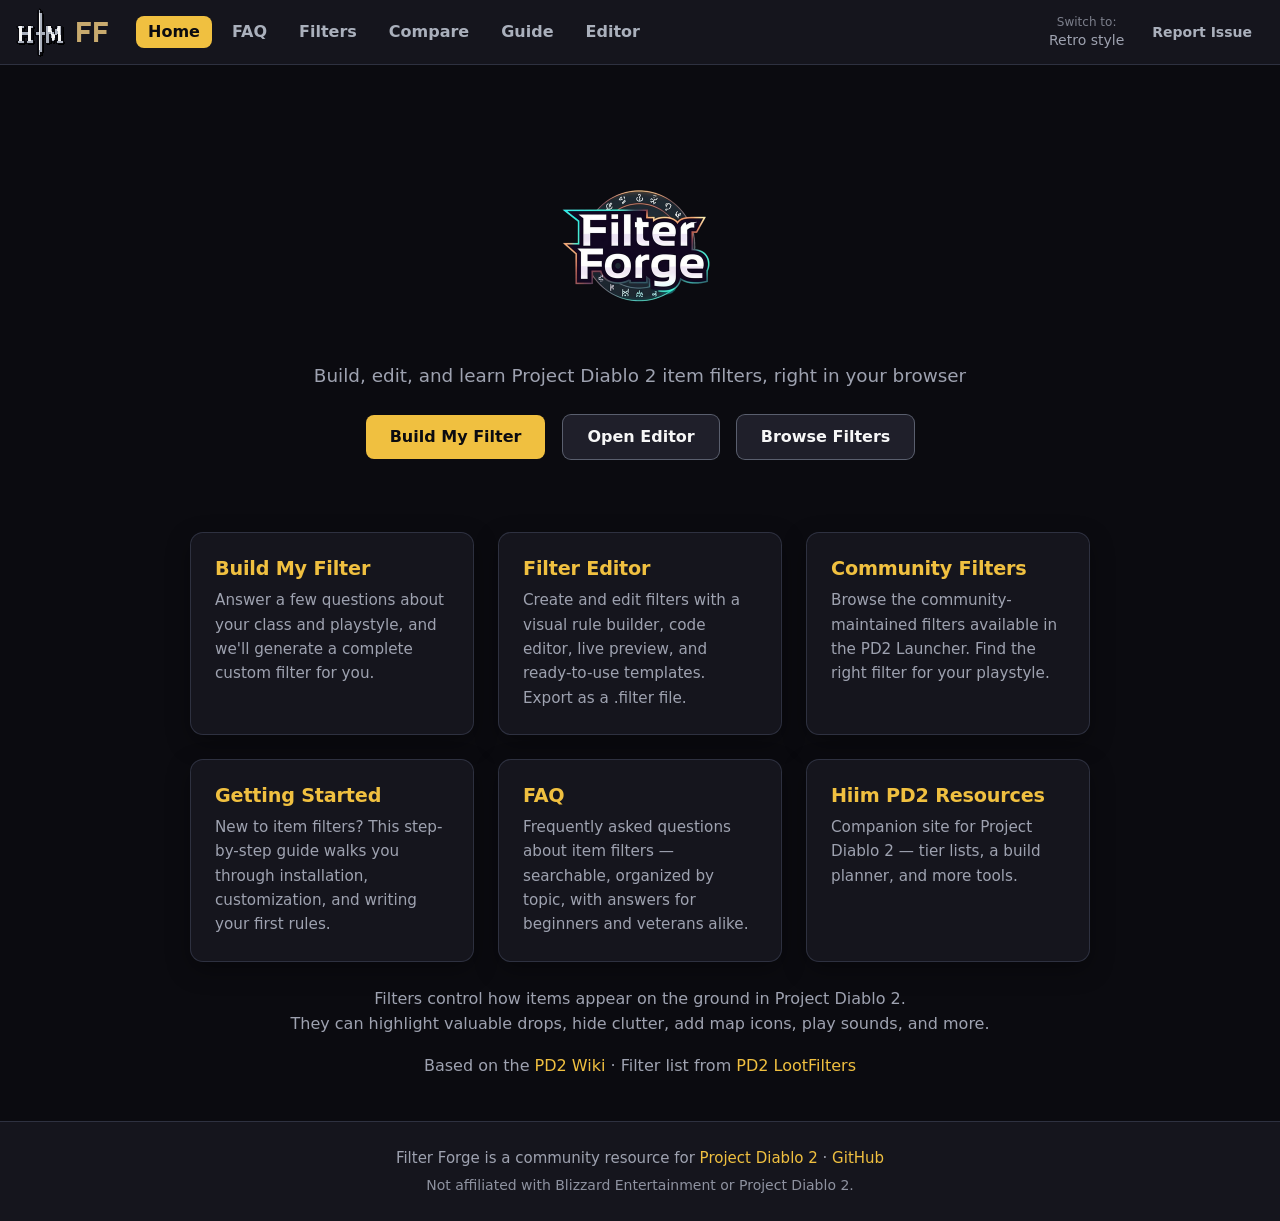
<file: index.html>
<!DOCTYPE html>
<html lang="en">
<head>
  <meta charset="UTF-8">
  <!-- Google tag (gtag.js) -->
  <script async src="https://www.googletagmanager.com/gtag/js?id=G-MFHSCHGQ9Y"></script>
  <script>
    window.dataLayer = window.dataLayer || [];
    function gtag(){dataLayer.push(arguments);}
    gtag('js', new Date());
    gtag('config', 'G-MFHSCHGQ9Y');
  </script>
  <link rel="icon" href="favicon.ico" type="image/x-icon">
  <meta name="viewport" content="width=device-width, initial-scale=1.0">
  <title>Filter Forge — PD2 Item Filter Resource</title>
  <meta name="description" content="Build and edit Project Diablo 2 item filters in your browser: a guided filter builder, a visual editor with live preview, community filters, a FAQ, and a getting started guide.">
  <meta property="og:title" content="Filter Forge — PD2 Item Filter Resource">
  <meta property="og:description" content="Build, edit, and learn Project Diablo 2 item filters in your browser.">
  <meta property="og:type" content="website">
  <meta property="og:url" content="https://maaaaaarrk.github.io/FilterForge/">
  <meta property="og:image" content="https://maaaaaarrk.github.io/FilterForge/splash.png">
  <meta property="og:image:width" content="800">
  <meta property="og:image:height" content="450">
  <meta name="twitter:card" content="summary_large_image">
  <link rel="canonical" href="https://maaaaaarrk.github.io/FilterForge/">
  <script src="js/theme.js"></script>
  <link rel="stylesheet" href="css/main.css">
</head>
<body>
  <a class="skip-link" href="#main">Skip to content</a>
  <nav class="nav">
    <a href="https://hiimpd2.com" class="nav-home" title="Hiim PD2"><img src="hiimpd2-logo.png" alt="Hiim PD2" class="pixel" width="48" height="48"></a>
    <a href="index.html" class="nav-logo"><img src="logo-nav.png" alt="Filter Forge" class="nav-logo-img" width="40" height="40"></a>
    <button type="button" class="nav-hamburger" aria-label="Toggle navigation" aria-controls="nav-links" aria-expanded="false">&#9776;</button>
    <ul class="nav-links" id="nav-links">
      <li><a href="index.html">Home</a></li>
      <li><a href="faq.html">FAQ</a></li>
      <li><a href="filters.html">Filters</a></li>
      <li><a href="compare.html">Compare</a></li>
      <li><a href="guide.html">Guide</a></li>
      <li><a href="editor.html">Editor</a></li>
      <li class="nav-theme-item"><button type="button" class="theme-toggle" aria-label="Switch to the retro style" title="Switch to the retro style"><span class="theme-toggle-hint">Switch to:</span> <span class="theme-toggle-label">Retro style</span></button></li>
    </ul>
    <button type="button" class="theme-toggle" aria-label="Switch to the retro style" title="Switch to the retro style"><span class="theme-toggle-hint">Switch to:</span> <span class="theme-toggle-label">Retro style</span></button>
    <a href="https://github.com/Maaaaaarrk/FilterForge/issues" target="_blank" rel="noopener" class="nav-issue-btn" title="Report an issue">Report Issue</a>
  </nav>

  <main class="main-content" id="main">
    <div class="container">
      <section class="hero">
        <h1><img src="logo-400.png" alt="Filter Forge" class="hero-logo" width="200" height="200"></h1>
        <p class="tagline">Build, edit, and learn Project Diablo 2 item filters, right in your browser</p>
        <div class="hero-actions">
          <a href="editor.html?wizard=true" class="btn-cta btn-cta-primary">Build My Filter</a>
          <a href="editor.html" class="btn-cta">Open Editor</a>
          <a href="filters.html" class="btn-cta">Browse Filters</a>
        </div>
      </section>

      <div class="card-grid">
        <div class="card">
          <a href="editor.html?wizard=true">
            <h2>Build My Filter</h2>
            <p>Answer a few questions about your class and playstyle, and we'll generate a complete custom filter for you.</p>
          </a>
        </div>
        <div class="card">
          <a href="editor.html">
            <h2>Filter Editor</h2>
            <p>Create and edit filters with a visual rule builder, code editor, live preview, and ready-to-use templates. Export as a .filter file.</p>
          </a>
        </div>
        <div class="card">
          <a href="filters.html">
            <h2>Community Filters</h2>
            <p>Browse the community-maintained filters available in the PD2 Launcher. Find the right filter for your playstyle.</p>
          </a>
        </div>
        <div class="card">
          <a href="guide.html">
            <h2>Getting Started</h2>
            <p>New to item filters? This step-by-step guide walks you through installation, customization, and writing your first rules.</p>
          </a>
        </div>
        <div class="card">
          <a href="faq.html">
            <h2>FAQ</h2>
            <p>Frequently asked questions about item filters — searchable, organized by topic, with answers for beginners and veterans alike.</p>
          </a>
        </div>
        <div class="card">
          <a href="https://hiimpd2.com" target="_blank" rel="noopener">
            <h2>Hiim PD2 Resources</h2>
            <p>Companion site for Project Diablo 2 — tier lists, a build planner, and more tools.</p>
          </a>
        </div>
      </div>

      <div class="mt-3 text-center">
        <p class="text-muted">Filters control how items appear on the ground in Project Diablo 2.<br>
        They can highlight valuable drops, hide clutter, add map icons, play sounds, and more.</p>
        <p class="text-muted mt-2">
          Based on the <a href="https://wiki.projectdiablo2.com/wiki/Item_Filtering" target="_blank" rel="noopener">PD2 Wiki</a> &middot;
          Filter list from <a href="https://github.com/Maaaaaarrk/LootFilters" target="_blank" rel="noopener">PD2 LootFilters</a>
        </p>
      </div>
    </div>
  </main>

  <footer class="footer">
    <p>Filter Forge is a community resource for <a href="https://www.projectdiablo2.com/" target="_blank" rel="noopener">Project Diablo 2</a> &middot; <a href="https://github.com/Maaaaaarrk/FilterForge" target="_blank" rel="noopener">GitHub</a></p>
    <p class="footer-note">Not affiliated with Blizzard Entertainment or Project Diablo 2.</p>
  </footer>

  <script src="js/shared.js"></script>
</body>
</html>
</file>
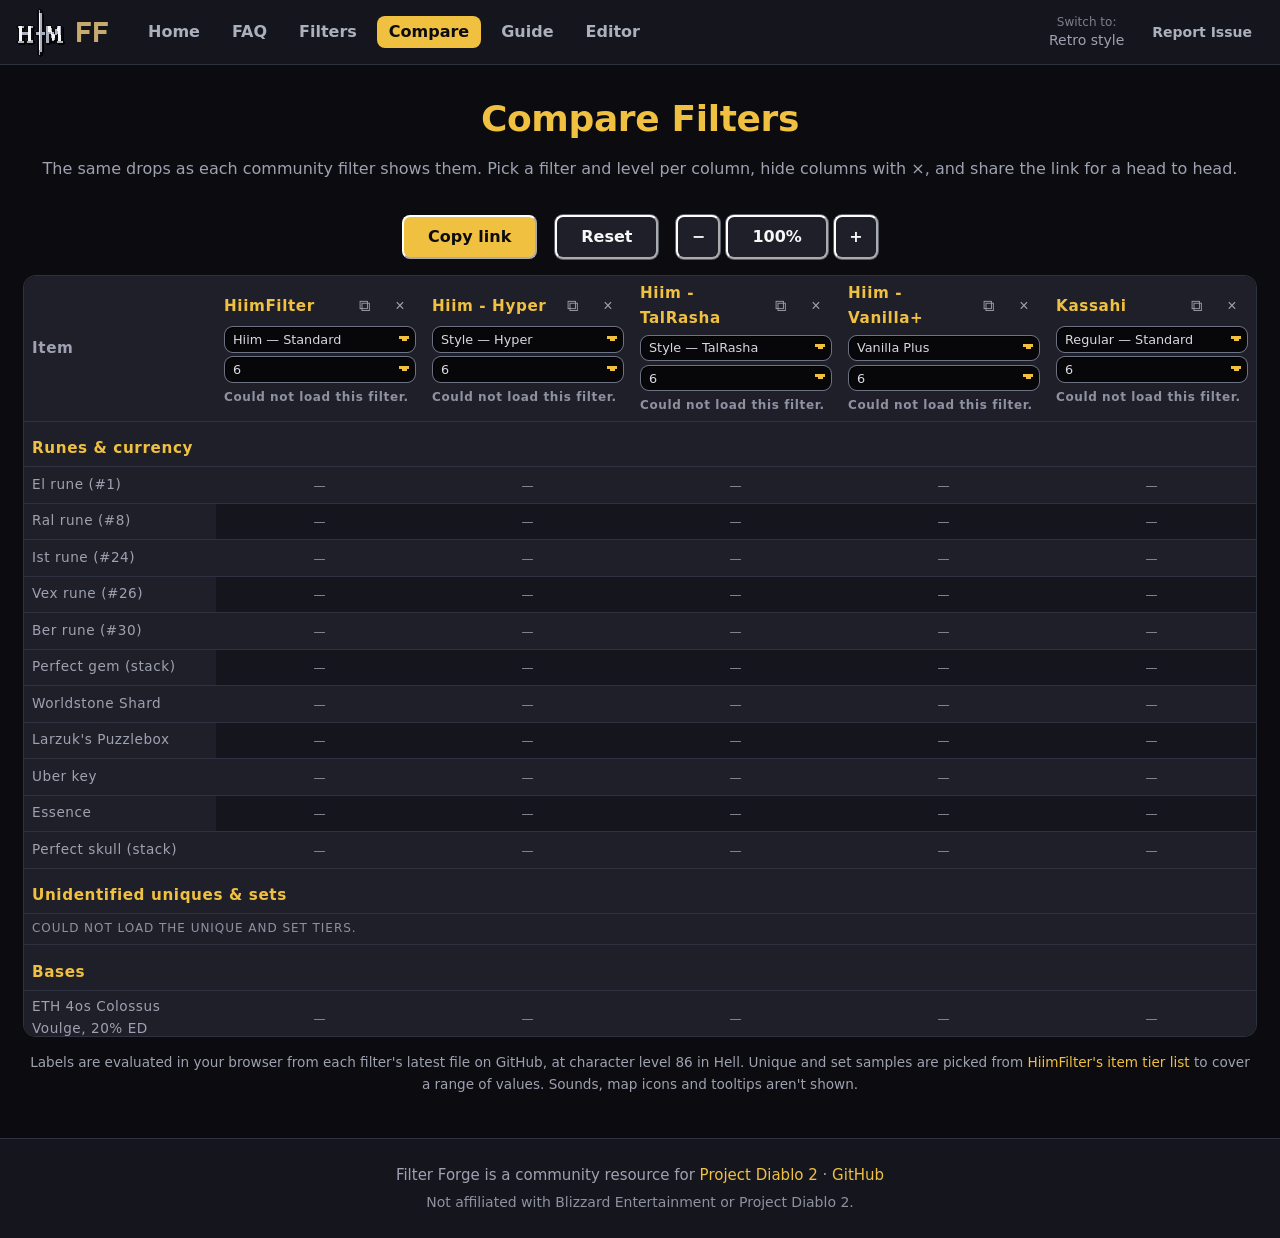
<file: compare.html>
<!DOCTYPE html>
<html lang="en">
<head>
  <meta charset="UTF-8">
  <!-- Google tag (gtag.js) -->
  <script async src="https://www.googletagmanager.com/gtag/js?id=G-MFHSCHGQ9Y"></script>
  <script>
    window.dataLayer = window.dataLayer || [];
    function gtag(){dataLayer.push(arguments);}
    gtag('js', new Date());
    gtag('config', 'G-MFHSCHGQ9Y');
  </script>
  <link rel="icon" href="favicon.ico" type="image/x-icon">
  <meta name="viewport" content="width=device-width, initial-scale=1.0">
  <title>Compare Filters — Filter Forge</title>
  <meta name="description" content="Compare how community Project Diablo 2 loot filters show the same drops, side by side.">
  <meta property="og:title" content="Compare Filters — Filter Forge">
  <meta property="og:description" content="See how each community PD2 loot filter shows the same drops, side by side.">
  <meta property="og:type" content="website">
  <meta property="og:url" content="https://maaaaaarrk.github.io/FilterForge/compare.html">
  <meta property="og:image" content="https://maaaaaarrk.github.io/FilterForge/splash.png">
  <meta property="og:image:width" content="800">
  <meta property="og:image:height" content="450">
  <meta name="twitter:card" content="summary_large_image">
  <link rel="canonical" href="https://maaaaaarrk.github.io/FilterForge/compare.html">
  <script src="js/theme.js"></script>
  <link rel="stylesheet" href="css/main.css">
  <link rel="stylesheet" href="css/compare.css">
</head>
<body>
  <a class="skip-link" href="#main">Skip to content</a>
  <nav class="nav">
    <a href="https://hiimpd2.com" class="nav-home" title="Hiim PD2"><img src="hiimpd2-logo.png" alt="Hiim PD2" class="pixel" width="48" height="48"></a>
    <a href="index.html" class="nav-logo"><img src="logo-nav.png" alt="Filter Forge" class="nav-logo-img" width="40" height="40"></a>
    <button type="button" class="nav-hamburger" aria-label="Toggle navigation" aria-controls="nav-links" aria-expanded="false">&#9776;</button>
    <ul class="nav-links" id="nav-links">
      <li><a href="index.html">Home</a></li>
      <li><a href="faq.html">FAQ</a></li>
      <li><a href="filters.html">Filters</a></li>
      <li><a href="compare.html" class="active">Compare</a></li>
      <li><a href="guide.html">Guide</a></li>
      <li><a href="editor.html">Editor</a></li>
      <li class="nav-theme-item"><button type="button" class="theme-toggle" aria-label="Switch to the retro style" title="Switch to the retro style"><span class="theme-toggle-hint">Switch to:</span> <span class="theme-toggle-label">Retro style</span></button></li>
    </ul>
    <button type="button" class="theme-toggle" aria-label="Switch to the retro style" title="Switch to the retro style"><span class="theme-toggle-hint">Switch to:</span> <span class="theme-toggle-label">Retro style</span></button>
    <a href="https://github.com/Maaaaaarrk/FilterForge/issues" target="_blank" rel="noopener" class="nav-issue-btn" title="Report an issue">Report Issue</a>
  </nav>

  <main class="main-content" id="main">
    <div class="container compare-container">
      <div class="page-title">
        <h1>Compare Filters</h1>
        <p class="text-muted">The same drops as each community filter shows them. Pick a filter and level per column, hide columns with &times;, and share the link for a head to head.</p>
      </div>

      <div class="compare-toolbar">
        <button type="button" class="btn-cta btn-cta-primary" id="compare-copy">Copy link</button>
        <button type="button" class="btn-cta" id="compare-reset">Reset</button>
        <div class="compare-zoom" role="group" aria-label="Zoom">
          <button type="button" class="btn-cta compare-zoom-btn" id="compare-zoom-out" aria-label="Zoom out">&minus;</button>
          <button type="button" class="btn-cta compare-zoom-level" id="compare-zoom-reset" aria-label="Reset zoom" title="Reset zoom (Ctrl + mouse wheel zooms)">100%</button>
          <button type="button" class="btn-cta compare-zoom-btn" id="compare-zoom-in" aria-label="Zoom in">+</button>
        </div>
      </div>

      <div class="compare-hidden" id="compare-hidden" hidden>
        <span class="compare-hidden-title">Hidden:</span>
        <ul class="compare-hidden-list" id="compare-hidden-list"></ul>
      </div>

      <p class="compare-status" id="compare-status" role="status"><span class="ff-spinner" aria-hidden="true"></span> Loading filters...</p>
      <div class="compare-scroll" id="compare-scroll" tabindex="0" aria-label="Filter comparison table: drag to pan, Ctrl + mouse wheel to zoom">
        <table class="compare-table" id="compare-table"></table>
      </div>
      <p class="compare-footnote text-muted">Labels are evaluated in your browser from each filter's latest file on GitHub, at character level 86 in Hell. Unique and set samples are picked from <a href="https://github.com/Maaaaaarrk/HiimFilter-PD2-Filter/blob/main/builderfilter/data/unique-set-tiers.json" target="_blank" rel="noopener">HiimFilter's item tier list</a> to cover a range of values. Sounds, map icons and tooltips aren't shown.</p>
    </div>
  </main>

  <footer class="footer">
    <p>Filter Forge is a community resource for <a href="https://www.projectdiablo2.com/" target="_blank" rel="noopener">Project Diablo 2</a> &middot; <a href="https://github.com/Maaaaaarrk/FilterForge" target="_blank" rel="noopener">GitHub</a></p>
    <p class="footer-note">Not affiliated with Blizzard Entertainment or Project Diablo 2.</p>
  </footer>

  <script src="js/shared.js"></script>
  <script src="js/filter-engine.js"></script>
  <script src="js/sample-items.js"></script>
  <script src="js/compare.js"></script>
</body>
</html>
</file>
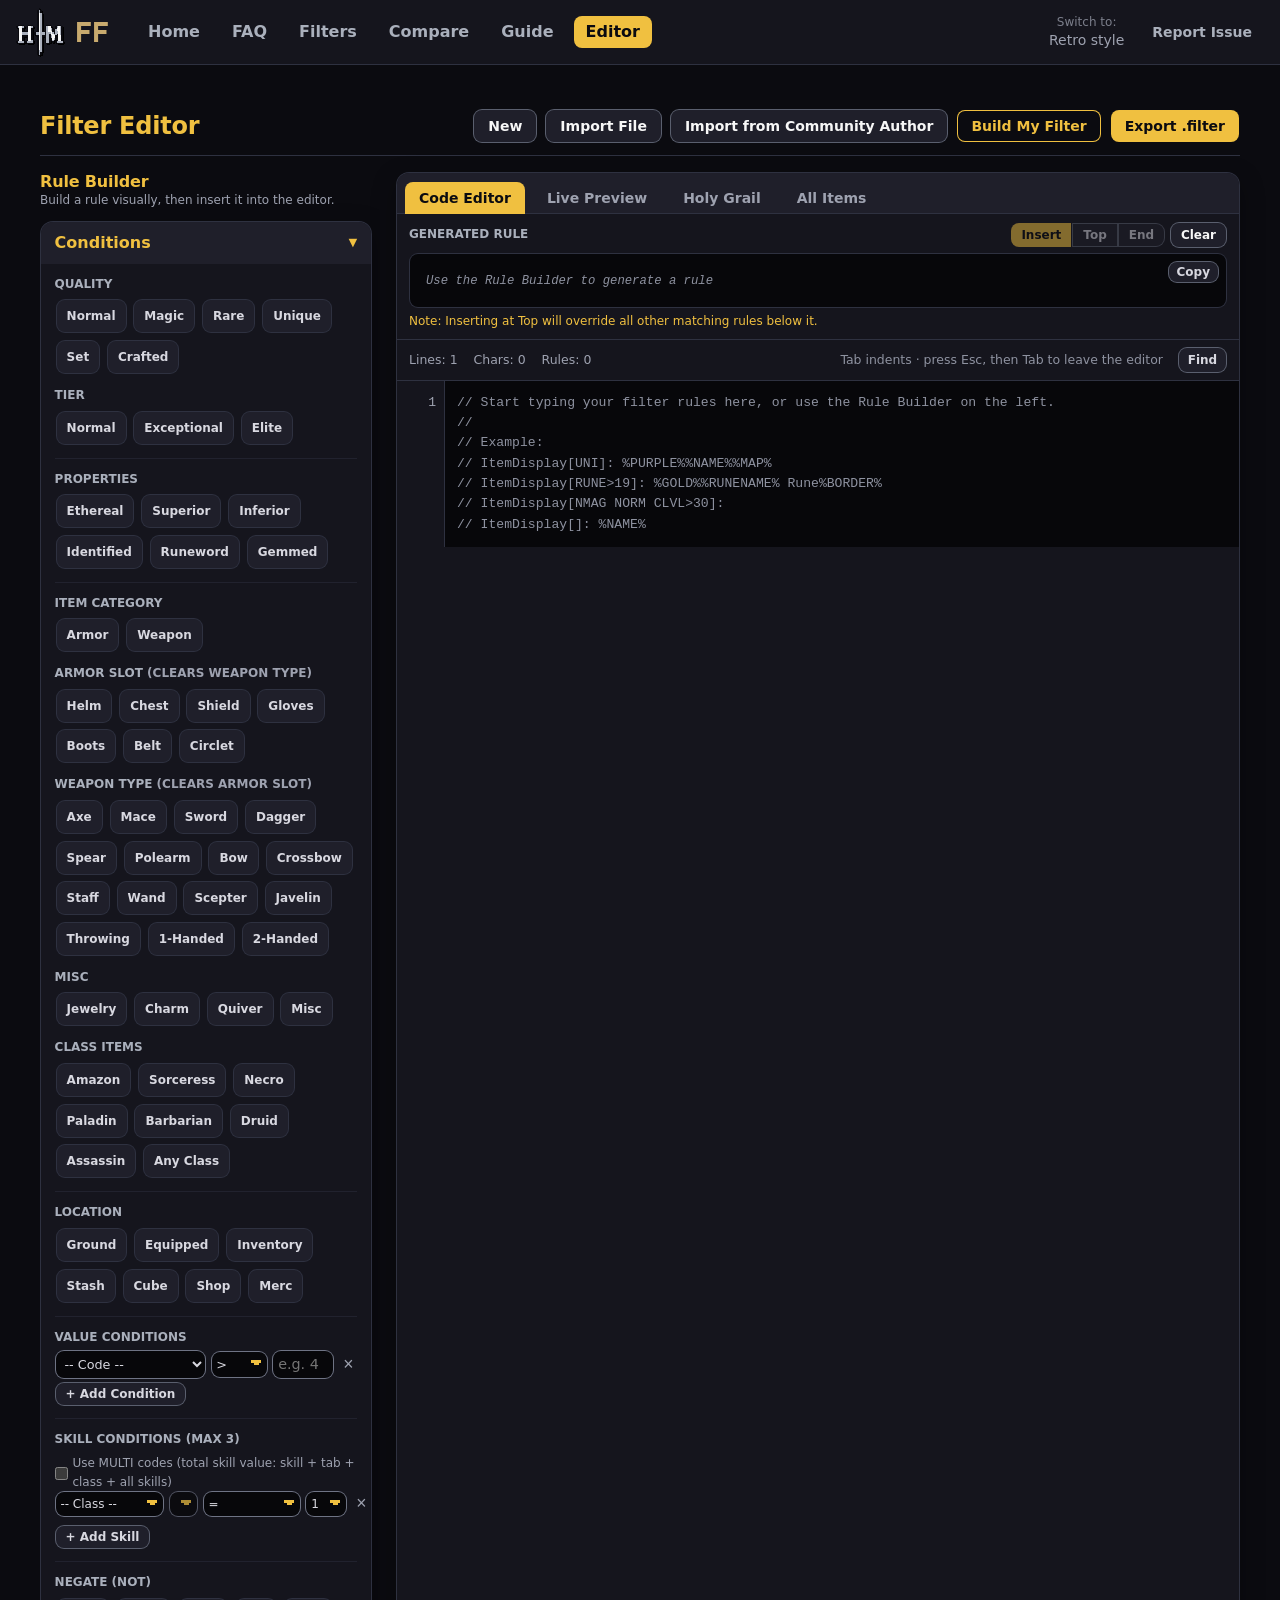
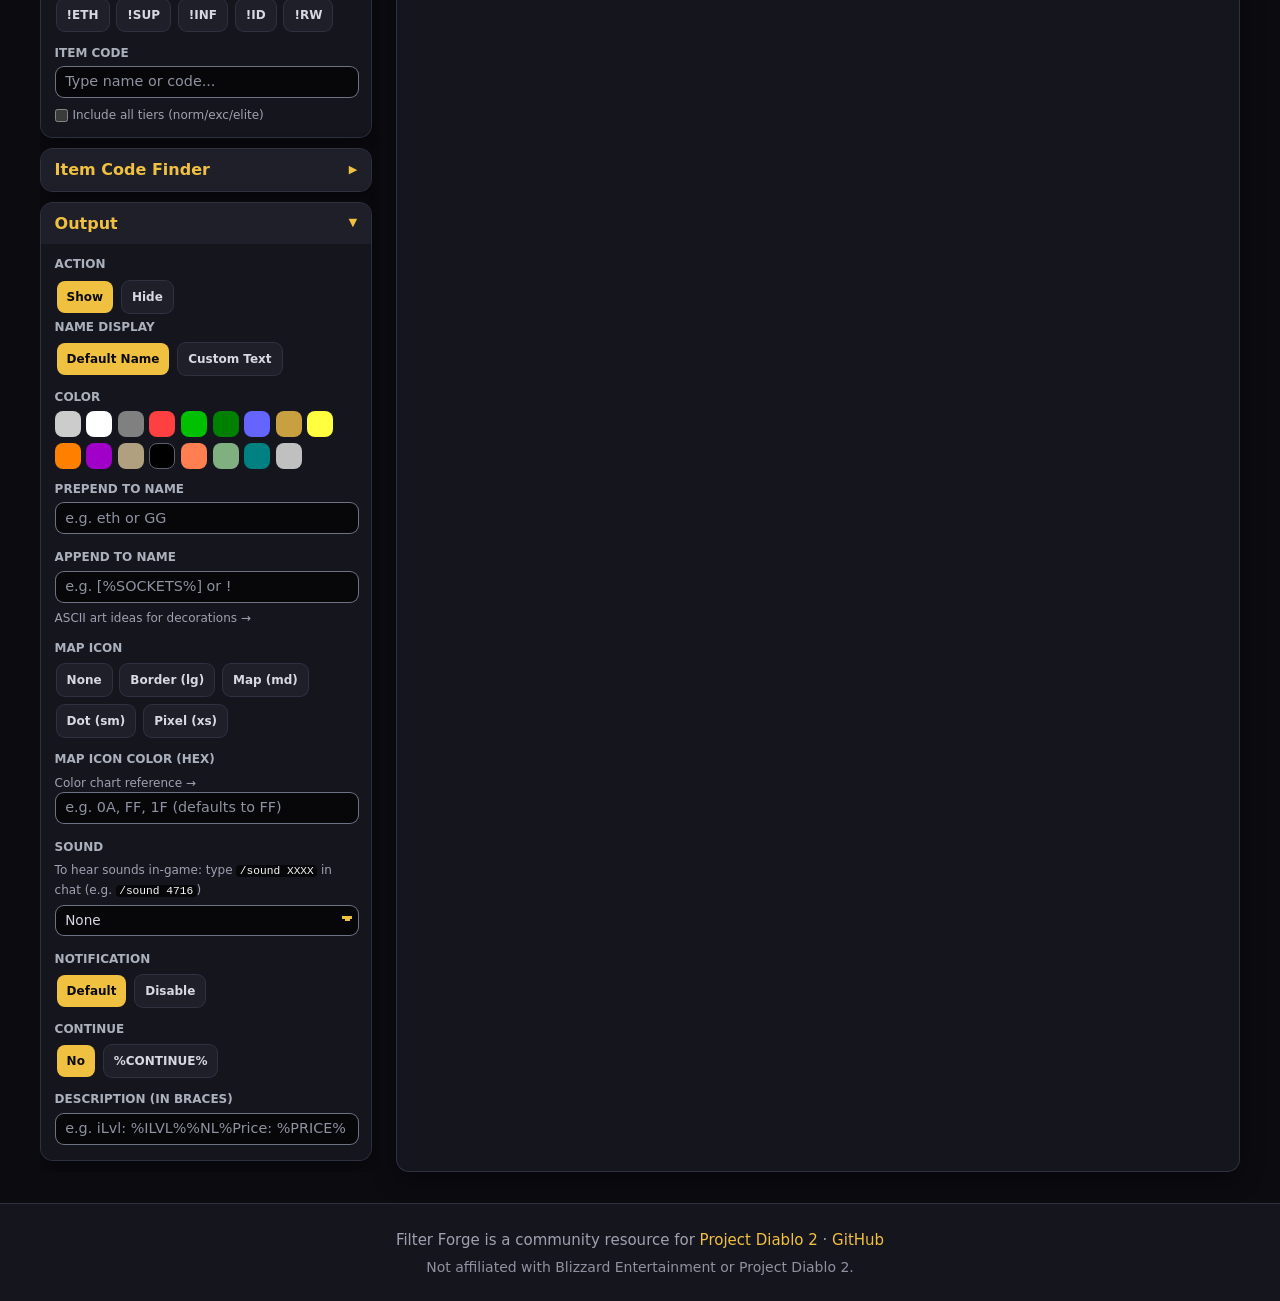
<file: editor.html>
<!DOCTYPE html>
<html lang="en">
<head>
  <meta charset="UTF-8">
  <!-- Google tag (gtag.js) -->
  <script async src="https://www.googletagmanager.com/gtag/js?id=G-MFHSCHGQ9Y"></script>
  <script>
    window.dataLayer = window.dataLayer || [];
    function gtag(){dataLayer.push(arguments);}
    gtag('js', new Date());
    gtag('config', 'G-MFHSCHGQ9Y');
  </script>
  <link rel="icon" href="favicon.ico" type="image/x-icon">
  <meta name="viewport" content="width=device-width, initial-scale=1.0">
  <title>Filter Editor — Filter Forge</title>
  <meta name="description" content="Create and edit Project Diablo 2 item filters with a visual rule builder, live preview, and code editor.">
  <meta property="og:title" content="Filter Editor — Filter Forge">
  <meta property="og:description" content="Build and customize PD2 loot filters with a visual editor.">
  <meta property="og:type" content="website">
  <meta property="og:url" content="https://maaaaaarrk.github.io/FilterForge/editor.html">
  <meta property="og:image" content="https://maaaaaarrk.github.io/FilterForge/splash.png">
  <meta property="og:image:width" content="800">
  <meta property="og:image:height" content="450">
  <meta name="twitter:card" content="summary_large_image">
  <link rel="canonical" href="https://maaaaaarrk.github.io/FilterForge/editor.html">
  <script src="js/theme.js"></script>
  <link rel="stylesheet" href="css/main.css">
  <link rel="stylesheet" href="css/editor.css">
</head>
<body>
  <a class="skip-link" href="#main">Skip to content</a>
  <nav class="nav">
    <a href="https://hiimpd2.com" class="nav-home" title="Hiim PD2"><img src="hiimpd2-logo.png" alt="Hiim PD2" class="pixel" width="48" height="48"></a>
    <a href="index.html" class="nav-logo"><img src="logo-nav.png" alt="Filter Forge" class="nav-logo-img" width="40" height="40"></a>
    <button type="button" class="nav-hamburger" aria-label="Toggle navigation" aria-controls="nav-links" aria-expanded="false">&#9776;</button>
    <ul class="nav-links" id="nav-links">
      <li><a href="index.html">Home</a></li>
      <li><a href="faq.html">FAQ</a></li>
      <li><a href="filters.html">Filters</a></li>
      <li><a href="compare.html">Compare</a></li>
      <li><a href="guide.html">Guide</a></li>
      <li><a href="editor.html" class="active">Editor</a></li>
      <li class="nav-theme-item"><button type="button" class="theme-toggle" aria-label="Switch to the retro style" title="Switch to the retro style"><span class="theme-toggle-hint">Switch to:</span> <span class="theme-toggle-label">Retro style</span></button></li>
    </ul>
    <button type="button" class="theme-toggle" aria-label="Switch to the retro style" title="Switch to the retro style"><span class="theme-toggle-hint">Switch to:</span> <span class="theme-toggle-label">Retro style</span></button>
    <a href="https://github.com/Maaaaaarrk/FilterForge/issues" target="_blank" rel="noopener" class="nav-issue-btn" title="Report an issue">Report Issue</a>
  </nav>

  <main class="main-content" id="main">
    <div class="editor-container">

      <!-- Top toolbar -->
      <div class="editor-toolbar">
        <div class="toolbar-left">
          <h1>Filter Editor</h1>
        </div>
        <div class="toolbar-right">
          <button class="btn btn-secondary" id="btn-new" title="New filter">New</button>
          <button class="btn btn-secondary" id="btn-import" title="Import .filter or .txt file from disk">Import File</button>
          <button class="btn btn-secondary" id="btn-import-author" title="Import from a community filter author">Import from Community Author</button>
          <button class="btn btn-accent" id="btn-wizard" title="Answer questions to build a custom filter">Build My Filter</button>
          <button class="btn btn-primary" id="btn-export" title="Download as .filter file">Export .filter</button>
          <input type="file" id="file-import" accept=".filter,.txt" style="display:none">
        </div>
      </div>

      <!-- Import from Author modal -->
      <div class="modal-overlay" id="author-modal" style="display:none">
        <div class="modal" role="dialog" aria-modal="true" aria-labelledby="author-modal-title">
          <div class="modal-header">
            <h2 id="author-modal-title">Import from Community Author</h2>
            <button class="btn-icon modal-close" id="author-modal-close" aria-label="Close">&times;</button>
          </div>
          <div class="modal-body">
            <p class="text-muted mb-2">Select an author, then choose a .filter file from their repository.</p>

            <!-- Step 1: Author list -->
            <div id="author-step-1">
              <div class="author-list" id="author-list">
                <p class="text-muted text-center">Loading filter authors...</p>
              </div>
            </div>

            <!-- Step 2: File list -->
            <div id="author-step-2" style="display:none">
              <button class="btn btn-small mb-2" id="author-back">&larr; Back to authors</button>
              <h3 id="author-selected-name" class="mb-1"></h3>
              <div class="filter-file-list" id="filter-file-list">
                <p class="text-muted text-center">Loading .filter files...</p>
              </div>
            </div>

            <!-- Step 2: Loading -->
            <div id="author-step-3" style="display:none">
              <div class="author-status">
                <p id="author-loading-msg" role="status">Downloading filter...</p>
                <button class="btn btn-secondary btn-small" id="author-cancel-download">Cancel</button>
                <div class="author-error" id="author-error" role="alert" hidden>
                  <p id="author-error-msg">Failed to download filter. Please try again.</p>
                  <div class="author-error-actions">
                    <button class="btn btn-primary btn-small" id="author-retry">Retry</button>
                    <button class="btn btn-secondary btn-small" id="author-error-back">&larr; Back to files</button>
                  </div>
                </div>
              </div>
            </div>

            <!-- Step 3: Choose import mode -->
            <div id="author-step-4" style="display:none">
              <button class="btn btn-small mb-2" id="author-step4-back">&larr; Back to files</button>
              <p style="margin-bottom:1rem"><strong id="author-choice-file">Filter</strong></p>
              <div style="display:flex;flex-direction:column;gap:0.75rem">
                <button class="btn btn-secondary" id="btn-import-community" style="text-align:left;padding:0.75rem 1rem">
                  <strong>Community Edit Mode</strong><br>
                  <small class="text-muted">Read-only filter with auto-updates. Add your rules above/below.</small>
                </button>
                <button class="btn btn-secondary" id="btn-import-full" style="text-align:left;padding:0.75rem 1rem">
                  <strong>Load into Full Editor</strong><br>
                  <small class="text-muted">Full control to edit everything. No auto-updates.</small>
                </button>
              </div>
            </div>
          </div>
        </div>
      </div>

      <!-- Build My Filter wizard modal -->
      <div class="modal-overlay" id="wizard-modal" style="display:none">
        <div class="modal modal-wide" role="dialog" aria-modal="true" aria-labelledby="wizard-modal-title">
          <div class="modal-header">
            <h2 id="wizard-modal-title">Build My Filter</h2>
            <button class="btn-icon modal-close" id="wizard-modal-close" aria-label="Close">&times;</button>
          </div>
          <div class="modal-body">
            <!-- Progress bar -->
            <div class="wizard-progress" id="wizard-progress" role="progressbar" aria-label="Wizard progress" aria-valuemin="1" aria-valuemax="9" aria-valuenow="1" aria-valuetext="Step 1 of 9">
              <div class="wizard-progress-bar" id="wizard-progress-bar"></div>
            </div>
            <div class="wizard-step-label" id="wizard-step-label" aria-hidden="true">Step 1 of 9</div>

            <!-- Step 1: Class -->
            <div class="wizard-step" id="wiz-step-1">
              <h3 tabindex="-1">What class are you playing?</h3>
              <p class="text-muted">This adds class-specific items, weapons, and set pieces to your filter at higher strictness levels. <strong>You don't have to pick one</strong> — press Next to continue if you don't need class-specific enrichment. <strong>Select all that apply.</strong></p>
              <div class="wizard-options" data-wiz="class" data-multi="true">
                <button class="wizard-opt" data-value="amazon">Amazon</button>
                <button class="wizard-opt" data-value="sorceress">Sorceress</button>
                <button class="wizard-opt" data-value="necromancer">Necromancer</button>
                <button class="wizard-opt" data-value="paladin">Paladin</button>
                <button class="wizard-opt" data-value="barbarian">Barbarian</button>
                <button class="wizard-opt" data-value="druid">Druid</button>
                <button class="wizard-opt" data-value="assassin">Assassin</button>
              </div>
              <details class="wizard-info">
                <summary>About filter levels</summary>
                <p class="text-muted">Your filter includes <strong>4 strictness levels</strong> you can switch between in-game using the filter level hotkey.</p>
                <p><strong>Level 1 — Relaxed:</strong> Shows almost everything. Good for new characters and early leveling.</p>
                <p><strong>Level 2 — Normal:</strong> Hides low gold, junk white/magic items, scrolls, and keys. The default for most gameplay.</p>
                <p><strong>Level 3 — Strict:</strong> Hides exceptional whites, low-tier uniques/sets, and most rares. For experienced players farming specific content.</p>
                <p><strong>Level 4 — Very Strict:</strong> Only shows high-value items. Hides nearly all non-elite gear. For endgame map farming.</p>
                <p class="text-muted mt-1"><em>Note: All runes are always shown regardless of filter level.</em></p>
              </details>
            </div>

            <!-- Step 2: Notifications -->
            <div class="wizard-step" id="wiz-step-2" style="display:none">
              <h3 tabindex="-1">How do you want to be notified about drops?</h3>
              <p class="text-muted">Choose a notification level. Higher levels add more visual indicators for valuable items.</p>
              <div class="wizard-options" data-wiz="notifications" data-multi="false">
                <button class="wizard-opt" data-value="none">
                  <strong>None</strong>
                  <span>No map icons, no sounds — items just show on the ground with text only</span>
                </button>
                <button class="wizard-opt" data-value="minimal">
                  <strong>Minimal</strong>
                  <span>Small minimap dots (minimap dots) on valuable items — no sounds</span>
                </button>
                <button class="wizard-opt" data-value="standard">
                  <strong>Standard</strong>
                  <span>Map icons (minimap icons) on good drops + dots on lesser items — no sounds</span>
                </button>
                <button class="wizard-opt" data-value="full">
                  <strong>Full</strong>
                  <span>All notifications — map icons + drop sounds on important items. Includes minimap dots on lesser items.</span>
                </button>
                <button class="wizard-opt" data-value="max">
                  <strong>Maximum</strong>
                  <span>Large bordered minimap icons (large minimap borders) + sounds on top drops, map icons on mid drops, dots on everything else</span>
                </button>
              </div>
            </div>

            <!-- Step 3: Color Profile -->
            <div class="wizard-step" id="wiz-step-3" style="display:none">
              <h3 tabindex="-1">Choose a color theme</h3>
              <p class="text-muted">Sets the color palette used for runes, item highlights, and decorations.</p>
              <div class="wizard-options" data-wiz="colorprofile" data-multi="false">
                <button class="wizard-opt" data-value="default">
                  <strong>Default (Gold &amp; Orange)</strong>
                  <span>Classic PD2 style — most community filters use this</span>
                  <span class="wiz-color-example"><span style="color:var(--game-orange)">&gt;&gt;&gt; Ber Rune &lt;&lt;&lt;</span> &nbsp; <span style="color:var(--game-orange)">&gt;&gt; Ist Rune &lt;&lt;</span> &nbsp; <span style="color:#008000">Lem</span></span>
                </button>
                <button class="wizard-opt" data-value="fire">
                  <strong>Fire</strong>
                  <span>Hot tones — red highs, orange mids</span>
                  <span class="wiz-color-example"><span style="color:var(--game-red)">&gt;&gt;&gt; Ber Rune &lt;&lt;&lt;</span> &nbsp; <span style="color:var(--game-orange)">&gt;&gt; Ist Rune &lt;&lt;</span> &nbsp; <span style="color:var(--game-orange)">Lem</span></span>
                </button>
                <button class="wizard-opt" data-value="water">
                  <strong>Water</strong>
                  <span>Cool tones — purple highs, blue mids</span>
                  <span class="wiz-color-example"><span style="color:#a000c8">&gt;&gt;&gt; Ber Rune &lt;&lt;&lt;</span> &nbsp; <span style="color:var(--game-blue)">&gt;&gt; Ist Rune &lt;&lt;</span> &nbsp; <span style="color:#008080">Lem</span></span>
                </button>
                <button class="wizard-opt" data-value="earth">
                  <strong>Earth</strong>
                  <span>Natural tones — dark green highs, tan mids</span>
                  <span class="wiz-color-example"><span style="color:#008000">&gt;&gt;&gt; Ber Rune &lt;&lt;&lt;</span> &nbsp; <span style="color:#b0a080">&gt;&gt; Ist Rune &lt;&lt;</span> &nbsp; <span style="color:#b0a080">Lem</span></span>
                </button>
                <button class="wizard-opt" data-value="rainbow">
                  <strong>Rainbow</strong>
                  <span>Each decoration character gets a different color</span>
                  <span class="wiz-color-example"><span style="color:var(--game-red)">&gt;</span><span style="color:var(--game-orange)">&gt;</span><span style="color:var(--game-yellow)">&gt;</span> <span style="color:var(--game-orange)">Ber Rune</span> <span style="color:var(--game-blue)">&lt;</span><span style="color:#a000c8">&lt;</span><span style="color:var(--game-red)">&lt;</span></span>
                </button>
                <button class="wizard-opt" data-value="clean">
                  <strong>Clean (No Extra Colors)</strong>
                  <span>Minimal color overrides — similar to default with uniform rune colors</span>
                  <span class="wiz-color-example"><span style="color:var(--game-orange)">&gt;&gt;&gt; Ber Rune &lt;&lt;&lt;</span> &nbsp; <span style="color:var(--game-orange)">&gt;&gt; Ist Rune &lt;&lt;</span> &nbsp; <span style="color:var(--game-orange)">Lem</span></span>
                </button>
              </div>
            </div>

            <!-- Step 4: Decoration Style -->
            <div class="wizard-step" id="wiz-step-4" style="display:none">
              <h3 tabindex="-1">Decoration style for valuable items</h3>
              <p class="text-muted">How should high-value items be decorated on the ground?</p>
              <div class="wizard-options" data-wiz="decoration" data-multi="false">
                <button class="wizard-opt" data-value="arrows">
                  <strong>Arrows</strong>
                  <span>&gt;&gt;&gt; High Rune &lt;&lt;&lt;  and  &gt;&gt; Mid Rune &lt;&lt;</span>
                </button>
                <button class="wizard-opt" data-value="stars">
                  <strong>Stars</strong>
                  <span>***** High Rune *****  and  *** Mid Rune ***</span>
                </button>
                <button class="wizard-opt" data-value="diamonds">
                  <strong>Diamonds</strong>
                  <span>&lt;&gt; &lt;&gt; &lt;&gt; High Rune &lt;&gt; &lt;&gt; &lt;&gt;  and  &lt;&gt; &lt;&gt; Mid Rune &lt;&gt; &lt;&gt;</span>
                </button>
                <button class="wizard-opt" data-value="pipes">
                  <strong>Pipes</strong>
                  <span>||| High Rune |||  and  || Mid Rune ||</span>
                </button>
                <button class="wizard-opt" data-value="exclaim">
                  <strong>Exclaim</strong>
                  <span>!!! High Rune !!!  and  !! Mid Rune !!</span>
                </button>
                <button class="wizard-opt" data-value="circles">
                  <strong>Circles</strong>
                  <span>oOoOo High Rune oOoOo  and  oOo Mid Rune oOo</span>
                </button>
                <button class="wizard-opt" data-value="dots">
                  <strong>Dots</strong>
                  <span>..... High Rune .....  and  ... Mid Rune ...</span>
                </button>
                <button class="wizard-opt" data-value="crosses">
                  <strong>Crosses</strong>
                  <span>xXxXx High Rune xXxXx  and  xXx Mid Rune xXx</span>
                </button>
                <button class="wizard-opt" data-value="middot">
                  <strong>Middle Dots</strong>
                  <span>&middot;&middot;&middot;&middot;&middot; High Rune &middot;&middot;&middot;&middot;&middot;  and  &middot;&middot;&middot; Mid Rune &middot;&middot;&middot;</span>
                </button>
                <button class="wizard-opt" data-value="none">
                  <strong>None</strong>
                  <span>No decorations — just the item name with colors</span>
                </button>
              </div>
            </div>

            <!-- Step 5: Display extras -->
            <div class="wizard-step" id="wiz-step-5" style="display:none">
              <h3 tabindex="-1">What extra info should items show?</h3>
              <p class="text-muted">Additional details appended to item names or shown in descriptions. <strong>Select all that apply.</strong></p>
              <div class="wizard-options" data-wiz="extras" data-multi="true">
                <button class="wizard-opt" data-value="sockets">
                  <strong>Socket Count</strong>
                  <span>Show [4] next to socketable items</span>
                </button>
                <button class="wizard-opt" data-value="ilvl">
                  <strong>Item Level</strong>
                  <span>Show iLvl in item descriptions</span>
                </button>
                <button class="wizard-opt" data-value="price">
                  <strong>Vendor Price</strong>
                  <span>Show gold sell value in descriptions</span>
                </button>
                <button class="wizard-opt" data-value="crafting">
                  <strong>Crafting Info</strong>
                  <span>Show crafted ALVL on magic items</span>
                </button>
                <button class="wizard-opt" data-value="eth">
                  <strong>Ethereal Tag</strong>
                  <span>Show [ETH] on ethereal items</span>
                </button>
                <button class="wizard-opt" data-value="shortnames">
                  <strong>Class Item Short Names</strong>
                  <span>Rename unid class items on ground (e.g. "Nec Head", "Sorc Orb") at strict levels</span>
                </button>
                <button class="wizard-opt" data-value="charmshort">
                  <strong>Charm Short Names</strong>
                  <span>Show charms as GC, LC, SC instead of Grand Charm, Large Charm, Small Charm</span>
                </button>
                <button class="wizard-opt" data-value="uniquenames">
                  <strong>Reveal Unique Names</strong>
                  <span>Show what unidentified uniques and sets identify as (e.g. Diadem &rarr; "Griffon's Eye")</span>
                </button>
                <button class="wizard-opt" data-value="staffmods">
                  <strong>Show Staffmods</strong>
                  <span>Display skill names on white items (e.g. "+3 Tornado", "+3 BO"). At strict levels, only top skills shown.</span>
                </button>
                <button class="wizard-opt" data-value="wpnspeed">
                  <strong>Weapon Base Speed</strong>
                  <span>Show base speed and range in weapon descriptions (e.g. "Base Speed: -10 || Range: +3") (excludes wands and orbs)</span>
                </button>
                <button class="wizard-opt" data-value="gradejewelcharm">
                  <strong>Grade Jewels & Charms</strong>
                  <span>Highlight identified jewels and small/large/grand charms with good rolls (life, mana, res, MF, FCR/IAS, +1 skill tab, etc.)</span>
                </button>
                <button class="wizard-opt" data-value="lowrollcharm">
                  <strong>Tag low-roll charms</strong>
                  <span>Show gray [bad] label on identified magic charms that rolled no meaningful affix</span>
                </button>
              </div>
            </div>

            <!-- Step 6: Runeword bases -->
            <div class="wizard-step" id="wiz-step-6" style="display:none">
              <h3 tabindex="-1">Highlight runeword bases?</h3>
              <p class="text-muted">Runeword bases are non-magic items with the right socket count for popular runewords.</p>
              <div class="wizard-options" data-wiz="rwbases" data-multi="false">
                <button class="wizard-opt" data-value="all">
                  <strong>Yes — Show All Good Bases</strong>
                  <span>Highlight elite bases with useful socket counts (4os armor, 5os weapons, etc.)</span>
                </button>
                <button class="wizard-opt" data-value="eth">
                  <strong>Ethereal Bases Only</strong>
                  <span>Only highlight bases that are also ethereal (best for mercs/Fortitude)</span>
                </button>
                <button class="wizard-opt" data-value="none">
                  <strong>No — Skip This</strong>
                  <span>Don't add special runeword base highlighting</span>
                </button>
              </div>
            </div>

            <!-- Step 7: Gold & Potions -->
            <div class="wizard-step" id="wiz-step-7" style="display:none">
              <h3 tabindex="-1">What about gold, potions, and consumables?</h3>
              <p class="text-muted">These settings control clutter from common drops. <strong>Select all that apply.</strong></p>
              <div class="wizard-options" data-wiz="consumables" data-multi="true">
                <button class="wizard-opt" data-value="hidegold">
                  <strong>Hide Low Gold</strong>
                  <span>Hide gold piles under a threshold based on strictness</span>
                </button>
                <button class="wizard-opt" data-value="hidekeys">
                  <strong>Hide Keys</strong>
                  <span>Keys are cheap — hide them to reduce clutter</span>
                </button>
                <button class="wizard-opt" data-value="hidescrolls">
                  <strong>Hide TP/ID Scrolls</strong>
                  <span>You can buy these from vendors</span>
                </button>
                <button class="wizard-opt" data-value="hidepots">
                  <strong>Hide Small Potions</strong>
                  <span>Hide minor/light healing and mana potions</span>
                </button>
                <button class="wizard-opt" data-value="hideallhp">
                  <strong>Hide ALL Health Potions</strong>
                  <span>Hide all HP potions including Super Healing — only show rejuvs</span>
                </button>
                <button class="wizard-opt" data-value="hideallmp">
                  <strong>Hide ALL Mana Potions</strong>
                  <span>Hide all MP potions including Super Mana — only show rejuvs</span>
                </button>
              </div>
            </div>

            <!-- Step 8: Tooltips & Recipes -->
            <div class="wizard-step" id="wiz-step-8" style="display:none">
              <h3 tabindex="-1">Item tooltips and recipes?</h3>
              <p class="text-muted">Add useful info to item descriptions when you hover over them. <strong>Select all that apply.</strong></p>
              <div class="wizard-options" data-wiz="tooltips" data-multi="true">
                <button class="wizard-opt" data-value="socketrecipe">
                  <strong>Socket Cube Recipes</strong>
                  <span>Show how to add sockets via cube (Ral+Thul+gem) on unsocketed bases</span>
                </button>
                <button class="wizard-opt" data-value="sellvalue">
                  <strong>Sell Value Highlight</strong>
                  <span>Mark items worth selling to vendors with a $ tag (35k+ gold)</span>
                </button>
                <button class="wizard-opt" data-value="upgraderecipe">
                  <strong>Upgrade Recipes</strong>
                  <span>Show cube upgrade recipes on identified uniques, sets, and rares</span>
                </button>
                <button class="wizard-opt" data-value="imbue">
                  <strong>Imbue / Slam Suggestions</strong>
                  <span>Suggest imbuing or slamming good ethereal white bases</span>
                </button>
                <button class="wizard-opt" data-value="shopping">
                  <strong>Shopping: Crafting Bases</strong>
                  <span>Annotate affordable crafting bases in shops</span>
                </button>
                <button class="wizard-opt" data-value="skillbases">
                  <strong>Shopping: Skill Bases</strong>
                  <span>Show +5/6/7 total skill annotations on items (for selected classes)</span>
                </button>
              </div>
            </div>

            <!-- Step 9: Confirm -->
            <div class="wizard-step" id="wiz-step-9" style="display:none">
              <h3 tabindex="-1">Ready to build your filter!</h3>
              <p class="text-muted">Here's a summary of your choices:</p>
              <div class="wizard-summary" id="wizard-summary"></div>
              <p class="text-muted mt-2">Click <strong>Build Filter</strong> to generate your custom filter and load it into the editor.</p>
            </div>
          </div>
          <!-- Navigation: outside the scrolling body so Next is always reachable -->
          <div class="wizard-nav">
            <button class="btn btn-secondary" id="wiz-prev" style="visibility:hidden">&larr; Back</button>
            <button class="btn btn-primary" id="wiz-next">Next &rarr;</button>
          </div>
        </div>
      </div>

      <!-- Main editor layout: sidebar + code + preview -->
      <div class="editor-layout">

        <!-- Left: Rule Builder panel -->
        <aside class="editor-sidebar" id="editor-sidebar" aria-label="Rule Builder">
          <div class="sidebar-section">
            <h2 class="sidebar-title">Rule Builder</h2>
            <p class="text-muted builder-hint" style="margin-bottom:0.75rem;">Build a rule visually, then insert it into the editor.</p>

            <!-- Conditions -->
            <div class="builder-group">
              <div class="builder-group-header" data-toggle="conditions-panel">
                <span>Conditions</span>
                <span class="chevron" aria-hidden="true">&#9654;</span>
              </div>
              <div class="builder-panel" id="conditions-panel">

                <span class="builder-label" id="lbl-quality">Quality</span>
                <div class="chip-group" role="group" aria-labelledby="lbl-quality" data-field="quality" data-multi="false">
                  <button class="chip" data-value="NMAG">Normal</button>
                  <button class="chip" data-value="MAG">Magic</button>
                  <button class="chip" data-value="RARE">Rare</button>
                  <button class="chip" data-value="UNI">Unique</button>
                  <button class="chip" data-value="SET">Set</button>
                  <button class="chip" data-value="CRAFT">Crafted</button>
                </div>

                <span class="builder-label" id="lbl-tier">Tier</span>
                <div class="chip-group" role="group" aria-labelledby="lbl-tier" data-field="tier" data-multi="true">
                  <button class="chip" data-value="NORM">Normal</button>
                  <button class="chip" data-value="EXC">Exceptional</button>
                  <button class="chip" data-value="ELT">Elite</button>
                </div>

                <hr class="builder-divider">
                <span class="builder-label" id="lbl-properties">Properties</span>
                <div class="chip-group" role="group" aria-labelledby="lbl-properties" data-field="properties" data-multi="true">
                  <button class="chip" data-value="ETH">Ethereal</button>
                  <button class="chip" data-value="SUP">Superior</button>
                  <button class="chip" data-value="INF">Inferior</button>
                  <button class="chip" data-value="ID">Identified</button>
                  <button class="chip" data-value="RW">Runeword</button>
                  <button class="chip" data-value="GEMMED">Gemmed</button>
                </div>

                <hr class="builder-divider">
                <span class="builder-label" id="lbl-itemcat">Item Category</span>
                <div class="chip-group" role="group" aria-labelledby="lbl-itemcat" data-field="itemcat" data-multi="true">
                  <button class="chip" data-value="ARMOR">Armor</button>
                  <button class="chip" data-value="WEAPON">Weapon</button>
                </div>

                <span class="builder-label" id="lbl-equipment">Armor Slot<span class="text-muted"> (clears weapon type)</span></span>
                <div class="chip-group" role="group" aria-labelledby="lbl-equipment" data-field="equipment" data-multi="false">
                  <button class="chip" data-value="HELM">Helm</button>
                  <button class="chip" data-value="CHEST">Chest</button>
                  <button class="chip" data-value="SHIELD">Shield</button>
                  <button class="chip" data-value="GLOVES">Gloves</button>
                  <button class="chip" data-value="BOOTS">Boots</button>
                  <button class="chip" data-value="BELT">Belt</button>
                  <button class="chip" data-value="CIRC">Circlet</button>
                </div>

                <span class="builder-label" id="lbl-weapons">Weapon Type<span class="text-muted"> (clears armor slot)</span></span>
                <div class="chip-group" role="group" aria-labelledby="lbl-weapons" data-field="weapons" data-multi="false">
                  <button class="chip" data-value="AXE">Axe</button>
                  <button class="chip" data-value="MACE">Mace</button>
                  <button class="chip" data-value="SWORD">Sword</button>
                  <button class="chip" data-value="DAGGER">Dagger</button>
                  <button class="chip" data-value="SPEAR">Spear</button>
                  <button class="chip" data-value="POLEARM">Polearm</button>
                  <button class="chip" data-value="BOW">Bow</button>
                  <button class="chip" data-value="XBOW">Crossbow</button>
                  <button class="chip" data-value="STAFF">Staff</button>
                  <button class="chip" data-value="WAND">Wand</button>
                  <button class="chip" data-value="SCEPTER">Scepter</button>
                  <button class="chip" data-value="JAV">Javelin</button>
                  <button class="chip" data-value="THROWING">Throwing</button>
                  <button class="chip" data-value="1H">1-Handed</button>
                  <button class="chip" data-value="2H">2-Handed</button>
                </div>

                <span class="builder-label" id="lbl-misc">Misc</span>
                <div class="chip-group" role="group" aria-labelledby="lbl-misc" data-field="misc" data-multi="false">
                  <button class="chip" data-value="JEWELRY">Jewelry</button>
                  <button class="chip" data-value="CHARM">Charm</button>
                  <button class="chip" data-value="QUIVER">Quiver</button>
                  <button class="chip" data-value="MISC">Misc</button>
                </div>

                <span class="builder-label" id="lbl-classitems">Class Items</span>
                <div class="chip-group" role="group" aria-labelledby="lbl-classitems" data-field="classitems" data-multi="false">
                  <button class="chip" data-value="ZON">Amazon</button>
                  <button class="chip" data-value="SOR">Sorceress</button>
                  <button class="chip" data-value="NEC">Necro</button>
                  <button class="chip" data-value="DIN">Paladin</button>
                  <button class="chip" data-value="BAR">Barbarian</button>
                  <button class="chip" data-value="DRU">Druid</button>
                  <button class="chip" data-value="SIN">Assassin</button>
                  <button class="chip" data-value="CLASS">Any Class</button>
                </div>

                <hr class="builder-divider">
                <span class="builder-label" id="lbl-location">Location</span>
                <div class="chip-group" role="group" aria-labelledby="lbl-location" data-field="location" data-multi="true">
                  <button class="chip" data-value="GROUND">Ground</button>
                  <button class="chip" data-value="EQUIPPED">Equipped</button>
                  <button class="chip" data-value="INVENTORY">Inventory</button>
                  <button class="chip" data-value="STASH">Stash</button>
                  <button class="chip" data-value="CUBE">Cube</button>
                  <button class="chip" data-value="SHOP">Shop</button>
                  <button class="chip" data-value="MERC">Merc</button>
                </div>

                <hr class="builder-divider">
                <span class="builder-label" id="lbl-valueconds">Value Conditions</span>
                <div class="value-conditions" id="value-conditions" role="group" aria-labelledby="lbl-valueconds">
                  <div class="value-row">
                    <select class="value-code" aria-label="Value code">
                      <option value="">-- Code --</option>
                      <optgroup label="Common">
                        <option value="SOCKETS">SOCKETS</option>
                        <option value="DEF">DEF</option>
                        <option value="ED">ED</option>
                        <option value="ILVL">ILVL</option>
                        <option value="CLVL">CLVL</option>
                        <option value="RUNE">RUNE</option>
                        <option value="GOLD">GOLD</option>
                        <option value="PRICE">PRICE</option>
                      </optgroup>
                      <optgroup label="Resistances">
                        <option value="FRES">Fire Res</option>
                        <option value="CRES">Cold Res</option>
                        <option value="LRES">Light Res</option>
                        <option value="PRES">Poison Res</option>
                        <option value="RES">All Res</option>
                        <option value="MAXRES">Max Res</option>
                      </optgroup>
                      <optgroup label="Stats">
                        <option value="STR">STR</option>
                        <option value="DEX">DEX</option>
                        <option value="LIFE">LIFE</option>
                        <option value="MANA">MANA</option>
                        <option value="FCR">FCR</option>
                        <option value="IAS">IAS</option>
                        <option value="FHR">FHR</option>
                        <option value="FRW">FRW</option>
                        <option value="MFIND">MF</option>
                        <option value="ALLATTRIB">All Attributes</option>
                      </optgroup>
                      <optgroup label="Info">
                        <option value="ALVL">ALVL</option>
                        <option value="QLVL">QLVL</option>
                        <option value="LVLREQ">Lvl Req</option>
                        <option value="MAXSOCKETS">Max Sockets</option>
                        <option value="GEMLEVEL">Gem Level</option>
                        <option value="FILTLVL">Filter Level</option>
                        <option value="DIFF">Difficulty</option>
                        <option value="MAPID">Map ID</option>
                        <option value="MAPTIER">Map Tier</option>
                        <option value="WIDTH">Width</option>
                        <option value="HEIGHT">Height</option>
                        <option value="AREA">Area</option>
                        <option value="BASEBLOCK">Base Block</option>
                      </optgroup>
                      <optgroup label="Requirements">
                        <option value="REQLVL">Req Level</option>
                        <option value="REQSTR">Req STR</option>
                        <option value="REQDEX">Req DEX</option>
                        <option value="UPLVL">Upgrade Level</option>
                        <option value="UPSTR">Upgrade STR</option>
                        <option value="UPDEX">Upgrade DEX</option>
                      </optgroup>
                      <optgroup label="Base Damage">
                        <option value="BASEMINONEH">Base Min 1H</option>
                        <option value="BASEMAXONEH">Base Max 1H</option>
                        <option value="BASEMINTWOH">Base Min 2H</option>
                        <option value="BASEMAXTWOH">Base Max 2H</option>
                        <option value="BASEMINSMITE">Base Min Smite</option>
                        <option value="BASEMAXSMITE">Base Max Smite</option>
                        <option value="BASEMINTHROW">Base Min Throw</option>
                        <option value="BASEMAXTHROW">Base Max Throw</option>
                        <option value="BASEMINKICK">Base Min Kick</option>
                        <option value="BASEMAXKICK">Base Max Kick</option>
                      </optgroup>
                      <optgroup label="Skills">
                        <option value="ALLSK">All Skills</option>
                      </optgroup>
                    </select>
                    <select class="value-op" aria-label="Comparison operator">
                      <option value=">">&gt;</option>
                      <option value="<">&lt;</option>
                      <option value="=">=</option>
                      <option value="~">~ (between)</option>
                    </select>
                    <input type="text" class="value-val" placeholder="e.g. 4" size="6" aria-label="Condition value" title="A number, or min-max (e.g. 3-5) with ~">
                    <button class="btn-icon btn-remove-value" title="Remove condition" aria-label="Remove condition">&times;</button>
                  </div>
                </div>
                <p class="builder-field-msg" id="value-cond-msg" role="status" aria-live="polite"></p>
                <button class="btn btn-small btn-add-value" id="btn-add-value">+ Add Condition</button>

                <hr class="builder-divider">
                <span class="builder-label" id="lbl-skillconds">Skill Conditions (max 3)</span>
                <label class="builder-checkbox" for="skill-multi-mode">
                  <input type="checkbox" id="skill-multi-mode"> Use MULTI codes (total skill value: skill + tab + class + all skills)
                </label>
                <div class="skill-conditions" id="skill-conditions" role="group" aria-labelledby="lbl-skillconds">
                  <div class="skill-row">
                    <select class="skill-class" aria-label="Skill class">
                      <option value="">-- Class --</option>
                      <option value="amazon">Amazon</option>
                      <option value="sorceress">Sorceress</option>
                      <option value="necromancer">Necromancer</option>
                      <option value="paladin">Paladin</option>
                      <option value="barbarian">Barbarian</option>
                      <option value="druid">Druid</option>
                      <option value="assassin">Assassin</option>
                    </select>
                    <select class="skill-name" aria-label="Skill name" disabled>
                      <option value="">-- Skill --</option>
                    </select>
                    <select class="skill-op" aria-label="Skill operator">
                      <option value="=">=</option>
                      <option value=">">&gt; (at least)</option>
                      <option value="<">&lt;</option>
                    </select>
                    <select class="skill-level" aria-label="Skill level">
                      <option value="1">1</option>
                      <option value="2">2</option>
                      <option value="3">3</option>
                    </select>
                    <button class="btn-icon btn-remove-skill" title="Remove skill condition" aria-label="Remove skill condition">&times;</button>
                  </div>
                </div>
                <button class="btn btn-small btn-add-skill" id="btn-add-skill">+ Add Skill</button>

                <hr class="builder-divider">
                <span class="builder-label" id="lbl-negate">Negate (NOT)</span>
                <div class="chip-group" role="group" aria-labelledby="lbl-negate" data-field="negate" data-multi="true">
                  <button class="chip" data-value="!ETH">!ETH</button>
                  <button class="chip" data-value="!SUP">!SUP</button>
                  <button class="chip" data-value="!INF">!INF</button>
                  <button class="chip" data-value="!ID">!ID</button>
                  <button class="chip" data-value="!RW">!RW</button>
                </div>

                <label class="builder-label" for="item-code-input">Item Code</label>
                <div class="itemcode-input-wrap">
                  <input type="text" class="builder-input" id="item-code-input" placeholder="Type name or code..." maxlength="20" autocomplete="off" aria-describedby="item-code-msg">
                  <div class="itemcode-dropdown" id="itemcode-dropdown"></div>
                </div>
                <p class="builder-field-msg" id="item-code-msg" role="status" aria-live="polite"></p>
                <label class="builder-checkbox" for="item-code-alltiers">
                  <input type="checkbox" id="item-code-alltiers"> Include all tiers (norm/exc/elite)
                </label>
              </div>
            </div>

            <!-- Item Code Finder -->
            <div class="builder-group">
              <div class="builder-group-header" data-toggle="itemcode-panel">
                <span>Item Code Finder</span>
                <span class="chevron" aria-hidden="true">&#9654;</span>
              </div>
              <div class="builder-panel" id="itemcode-panel">
                <p class="text-muted builder-hint">Click an item to use its code in the Item Code condition above. Copy puts it on your clipboard.</p>
                <input type="text" class="builder-input" id="itemcode-search" placeholder="Search by name or code..." aria-label="Search item codes">
                <div class="itemcode-tabs">
                  <button class="itemcode-tab active" data-cat="runes">Runes</button>
                  <button class="itemcode-tab" data-cat="pd2">PD2</button>
                  <button class="itemcode-tab" data-cat="norm">Norm</button>
                  <button class="itemcode-tab" data-cat="exc">Excep</button>
                  <button class="itemcode-tab" data-cat="elt">Elite</button>
                  <button class="itemcode-tab" data-cat="uni">Unique</button>
                  <button class="itemcode-tab" data-cat="set">Set</button>
                  <button class="itemcode-tab" data-cat="classitems">Class Items</button>
                  <button class="itemcode-tab" data-cat="misc">Misc</button>
                </div>
                <div class="itemcode-list" id="itemcode-list"></div>
              </div>
            </div>

            <!-- Output -->
            <div class="builder-group">
              <div class="builder-group-header" data-toggle="output-panel">
                <span>Output</span>
                <span class="chevron" aria-hidden="true">&#9654;</span>
              </div>
              <div class="builder-panel" id="output-panel">

                <span class="builder-label" id="lbl-action">Action</span>
                <div class="chip-group" role="group" aria-labelledby="lbl-action" data-field="action" data-multi="false">
                  <button class="chip active" data-value="show">Show</button>
                  <button class="chip" data-value="hide">Hide</button>
                </div>

                <div id="output-options">
                  <span class="builder-label" id="lbl-nameDisplay">Name Display</span>
                  <div class="chip-group" role="group" aria-labelledby="lbl-nameDisplay" data-field="nameDisplay" data-multi="false">
                    <button class="chip active" data-value="%NAME%">Default Name</button>
                    <button class="chip" data-value="custom">Custom Text</button>
                  </div>
                  <input type="text" class="builder-input" id="custom-name-input" placeholder="Custom item text" style="display:none" aria-label="Custom item text">

                  <span class="builder-label" id="lbl-color">Color</span>
                  <div class="color-grid" role="group" aria-labelledby="lbl-color" data-field="color">
                    <button class="color-chip" data-value="" title="Default" aria-label="Default" style="background:#ccc;"></button>
                    <button class="color-chip" data-value="%WHITE%" title="White" aria-label="White" style="background:#fff;"></button>
                    <button class="color-chip" data-value="%GRAY%" title="Gray" aria-label="Gray" style="background:var(--game-gray);"></button>
                    <button class="color-chip" data-value="%RED%" title="Red" aria-label="Red" style="background:var(--game-red);"></button>
                    <button class="color-chip" data-value="%GREEN%" title="Green" aria-label="Green" style="background:var(--game-green);"></button>
                    <button class="color-chip" data-value="%DARK_GREEN%" title="Dark Green" aria-label="Dark Green" style="background:#008000;"></button>
                    <button class="color-chip" data-value="%BLUE%" title="Blue" aria-label="Blue" style="background:var(--game-blue);"></button>
                    <button class="color-chip" data-value="%GOLD%" title="Gold" aria-label="Gold" style="background:var(--game-gold);"></button>
                    <button class="color-chip" data-value="%YELLOW%" title="Yellow" aria-label="Yellow" style="background:var(--game-yellow);"></button>
                    <button class="color-chip" data-value="%ORANGE%" title="Orange" aria-label="Orange" style="background:var(--game-orange);"></button>
                    <button class="color-chip" data-value="%PURPLE%" title="Purple" aria-label="Purple" style="background:#a000c8;"></button>
                    <button class="color-chip" data-value="%TAN%" title="Tan" aria-label="Tan" style="background:#b0a080;"></button>
                    <button class="color-chip" data-value="%BLACK%" title="Black" aria-label="Black" style="background:var(--game-black); border:1px solid var(--border-strong);"></button>
                    <button class="color-chip" data-value="%CORAL%" title="Coral (HD)" aria-label="Coral" style="background:#ff7f50;"></button>
                    <button class="color-chip" data-value="%SAGE%" title="Sage (HD)" aria-label="Sage" style="background:#80b080;"></button>
                    <button class="color-chip" data-value="%TEAL%" title="Teal (HD)" aria-label="Teal" style="background:#008080;"></button>
                    <button class="color-chip" data-value="%LIGHT_GRAY%" title="Light Gray (HD)" aria-label="Light Gray" style="background:#c0c0c0;"></button>
                  </div>

                  <label class="builder-label" for="prepend-text">Prepend to Name</label>
                  <input type="text" class="builder-input" id="prepend-text" placeholder="e.g. eth or GG">

                  <label class="builder-label" for="append-text">Append to Name</label>
                  <input type="text" class="builder-input" id="append-text" placeholder="e.g. [%SOCKETS%] or !">
                  <a href="https://www.asciiart.eu/ascii-dividers/gallery" target="_blank" rel="noopener" class="builder-hint-link" style="margin-top:0.2rem;">ASCII art ideas for decorations &rarr;</a>

                  <span class="builder-label" id="lbl-mapIcon">Map Icon</span>
                  <div class="chip-group" role="group" aria-labelledby="lbl-mapIcon" data-field="mapIcon" data-multi="false">
                    <button class="chip" data-value="">None</button>
                    <button class="chip" data-value="%BORDER%">Border (lg)</button>
                    <button class="chip" data-value="%MAP%">Map (md)</button>
                    <button class="chip" data-value="%DOT%">Dot (sm)</button>
                    <button class="chip" data-value="%PX%">Pixel (xs)</button>
                  </div>

                  <label class="builder-label" for="map-icon-color">Map Icon Color (hex)</label>
                  <a href="https://wiki.projectdiablo2.com/wiki/File:MapNotificationColors.png" target="_blank" rel="noopener" class="builder-hint-link">Color chart reference &rarr;</a>
                  <input type="text" class="builder-input" id="map-icon-color" placeholder="e.g. 0A, FF, 1F (defaults to FF)" maxlength="2">

                  <label class="builder-label" for="sound-select">Sound</label>
                  <p class="text-muted builder-hint">To hear sounds in-game: type <code>/sound XXXX</code> in chat (e.g. <code>/sound 4716</code>)</p>
                  <!-- Sound labels use PoE currency names intentionally — PD2 borrowed these sounds from PoE and the community recognizes them by these names -->
                  <select class="builder-select" id="sound-select">
                    <option value="">None</option>
                    <option value="4714">4714 — Exalted Orb</option>
                    <option value="4715">4715 — Divine Orb</option>
                    <option value="4716">4716 — Mirror of Kalandra</option>
                    <option value="4717">4717 — General</option>
                    <option value="4718">4718 — Regal Orb</option>
                    <option value="4719">4719 — Chaos Orb</option>
                    <option value="4720">4720 — Fusing</option>
                    <option value="4721">4721 — Alchemy Orb</option>
                    <option value="4722">4722 — Vaal Orb</option>
                    <option value="4723">4723 — Blessed Orb</option>
                    <option value="4724">4724</option>
                    <option value="4725">4725</option>
                    <option value="4726">4726</option>
                    <option value="4727">4727</option>
                    <option value="4728">4728</option>
                    <option value="4729">4729</option>
                  </select>

                  <span class="builder-label" id="lbl-notify">Notification</span>
                  <div class="chip-group" role="group" aria-labelledby="lbl-notify" data-field="notify" data-multi="false">
                    <button class="chip active" data-value="" title="Use PD2's built-in notification behavior">Default</button>
                    <button class="chip" data-value="%NOTIFY-DEAD%" title="Suppress built-in notifications for this rule">Disable</button>
                  </div>

                  <span class="builder-label" id="lbl-continueKw">Continue</span>
                  <div class="chip-group" role="group" aria-labelledby="lbl-continueKw" data-field="continueKw" data-multi="false">
                    <button class="chip active" data-value="">No</button>
                    <button class="chip" data-value="%CONTINUE%">%CONTINUE%</button>
                  </div>

                  <label class="builder-label" for="description-input">Description (in braces)</label>
                  <input type="text" class="builder-input" id="description-input" placeholder="e.g. iLvl: %ILVL%%NL%Price: %PRICE%">
                </div>
              </div>
            </div>

          </div>
        </aside>

        <!-- Center: Code Editor -->
        <div class="editor-main">
          <div class="editor-tabs" role="tablist" aria-label="Editor views">
            <button class="editor-tab active" data-tab="code" role="tab" id="tab-code" aria-selected="true" aria-controls="pane-code pane-community">Code Editor</button>
            <button class="editor-tab" data-tab="preview" role="tab" id="tab-preview" aria-selected="false" aria-controls="pane-preview" tabindex="-1">Live Preview</button>
            <button class="editor-tab" data-tab="grail" role="tab" id="tab-grail" aria-selected="false" aria-controls="pane-grail" tabindex="-1">Holy Grail</button>
            <button class="editor-tab" data-tab="allitems" role="tab" id="tab-allitems" aria-selected="false" aria-controls="pane-allitems" tabindex="-1">All Items</button>
          </div>

          <!-- Generated Rule (from Rule Builder) -->
          <div class="generated-rule-bar" id="generated-panel">
            <div class="generated-rule-header">
              <span class="generated-rule-label">Generated Rule</span>
              <div class="builder-actions">
                <div class="insert-group">
                  <button class="btn btn-primary" id="btn-insert-rule" title="Insert at cursor position" disabled>Insert</button>
                  <button class="btn btn-secondary btn-small" id="btn-insert-top" title="Insert at line 1 — overrides all rules below" disabled>Top</button>
                  <button class="btn btn-secondary btn-small" id="btn-insert-end" title="Insert at the end of the filter" disabled>End</button>
                </div>
                <button class="btn btn-secondary" id="btn-clear-builder">Clear</button>
              </div>
            </div>
            <pre class="generated-rule"><code id="generated-code" class="empty-state">Use the Rule Builder to generate a rule</code></pre>
            <p class="builder-field-msg" id="generated-rule-msg" role="status" aria-live="polite"></p>
            <p class="generated-rule-warning">Note: Inserting at Top will override all other matching rules below it.</p>
          </div>

          <!-- Code editor -->
          <div class="editor-pane" id="pane-code" role="tabpanel" aria-labelledby="tab-code">
            <div class="editor-meta">
              <span class="line-count" id="line-count">Lines: 0</span>
              <span class="char-count" id="char-count">Chars: 0</span>
              <span class="rule-count" id="rule-count">Rules: 0</span>
              <span class="editor-meta-hint" id="code-editor-hint">Tab indents &middot; press Esc, then Tab to leave the editor</span>
              <button class="btn-small editor-meta-btn" id="btn-find" title="Find in editor (Ctrl+F)">Find</button>
            </div>
            <div class="editor-find" id="editor-find" hidden>
              <input type="text" class="editor-find-input" id="editor-find-input" placeholder="Find" aria-label="Find in editor" autocomplete="off" spellcheck="false">
              <span class="editor-find-count" id="editor-find-count">0 / 0</span>
              <button class="editor-find-toggle" id="editor-find-case" title="Match case" aria-pressed="false">Aa</button>
              <button class="btn-icon editor-find-btn" id="editor-find-prev" title="Previous match (Shift+Enter)" aria-label="Previous match">&#9650;</button>
              <button class="btn-icon editor-find-btn" id="editor-find-next" title="Next match (Enter)" aria-label="Next match">&#9660;</button>
              <button class="btn-icon editor-find-close" id="editor-find-close" title="Close (Esc)" aria-label="Close find">&times;</button>
            </div>
            <div class="code-editor-wrap">
              <div class="line-numbers" id="line-numbers"></div>
              <div class="code-editor-container">
                <div class="code-highlight" id="code-highlight" aria-hidden="true"></div>
                <textarea class="code-editor" id="code-editor" aria-label="Filter code editor" aria-describedby="code-editor-hint" spellcheck="false" autocomplete="off" autocorrect="off" autocapitalize="off"
                placeholder="// Start typing your filter rules here, or use the Rule Builder on the left.
//
// Example:
// ItemDisplay[UNI]: %PURPLE%%NAME%%MAP%
// ItemDisplay[RUNE>19]: %GOLD%%RUNENAME% Rune%BORDER%
// ItemDisplay[NMAG NORM CLVL>30]:
// ItemDisplay[]: %NAME%"></textarea>
              </div>
            </div>
          </div>

          <!-- Community Edit Mode pane -->
          <div class="editor-pane" id="pane-community" role="tabpanel" aria-labelledby="tab-code" style="display:none">
            <div class="community-mode-banner">
              <div class="community-mode-info">
                <span class="community-mode-label">Community Edit Mode</span>
                <span class="community-mode-filter" id="community-filter-name">—</span>
              </div>
              <div class="community-mode-actions">
                <button class="btn btn-secondary btn-small" id="btn-community-refresh" title="Re-download the latest version of this community filter">Refresh Filter</button>
                <button class="btn btn-accent btn-small" id="btn-community-exit" title="Merge your top/bottom blocks into the full editor and leave Community Edit Mode">Switch to Full Editor</button>
              </div>
            </div>
            <div class="community-block">
              <label class="community-block-label" for="community-top-block">Your Top Block <span class="text-muted">(rules here override the community filter)</span></label>
              <div class="community-wrap">
                <div class="community-hl" id="community-top-hl" aria-hidden="true"></div>
                <textarea class="community-ta" id="community-top-block" spellcheck="false" autocomplete="off" autocorrect="off" autocapitalize="off"
                  placeholder="// Add your custom rules here. These will appear ABOVE the community filter and take priority."></textarea>
              </div>
            </div>
            <div class="community-block community-block-locked" id="community-grail-section" style="display:none">
              <div class="community-block-header">
                <label class="community-block-label" for="community-grail-text">Holy Grail <span class="text-muted">(read-only, managed from Grail tab)</span></label>
                <button class="btn btn-secondary btn-small" id="btn-community-grail-toggle" title="Show/hide grail rules">Show</button>
              </div>
              <div class="community-preview-collapsed" id="community-grail-collapsed">
                <span class="text-muted" id="community-grail-count">0 lines</span>
              </div>
              <div class="community-wrap community-wrap-readonly" id="community-grail-wrap" style="display:none">
                <div class="community-hl" id="community-grail-hl" aria-hidden="true"></div>
                <textarea class="community-ta community-ta-readonly" id="community-grail-text" readonly spellcheck="false"></textarea>
              </div>
            </div>
            <div class="community-block community-block-locked">
              <div class="community-block-header">
                <label class="community-block-label" for="community-filter-text">Community Filter <span class="text-muted">(read-only)</span></label>
                <button class="btn btn-secondary btn-small" id="btn-community-toggle" title="Show/hide community filter text">Show</button>
              </div>
              <div class="community-preview-collapsed" id="community-collapsed-info">
                <span class="text-muted" id="community-line-count" role="status" aria-live="polite">0 lines</span>
              </div>
              <div class="community-wrap community-wrap-readonly" id="community-mid-wrap" style="display:none">
                <div class="community-hl" id="community-mid-hl" aria-hidden="true"></div>
                <textarea class="community-ta community-ta-readonly" id="community-filter-text" readonly spellcheck="false"></textarea>
              </div>
            </div>
            <div class="community-block">
              <label class="community-block-label" for="community-bottom-block">Your Bottom Block <span class="text-muted">(fallback rules)</span></label>
              <div class="community-wrap">
                <div class="community-hl" id="community-bottom-hl" aria-hidden="true"></div>
                <textarea class="community-ta" id="community-bottom-block" spellcheck="false" autocomplete="off" autocorrect="off" autocapitalize="off"
                  placeholder="// Add fallback rules here. These appear BELOW the community filter."></textarea>
              </div>
            </div>
          </div>

          <!-- Preview pane -->
          <div class="editor-pane" id="pane-preview" role="tabpanel" aria-labelledby="tab-preview" style="display:none">
            <div class="preview-header">
              <p class="text-muted">Preview shows how your rules will display items on the ground. All magic, rare, unique, and set items are unidentified (!ID). It updates whenever you open this tab. Pin an item to the top of the list and change the filter level to test. For a more advanced preview, try <a href="https://equa1itype4ce.github.io/filterbird/index.html?v=PD2&amp;fromweb=true" target="_blank" rel="noopener" >FilterBird &rarr;</a></p>
            </div>
            <div class="preview-test-bar">
              <label class="preview-filtlvl-label preview-pin-label" for="preview-item-type">Pin item to top:</label>
              <select id="preview-item-type">
                <optgroup label="Runes">
                  <option value="rune-zod">Zod Rune (r33)</option>
                  <option value="rune-ber" selected>Ber Rune (r30)</option>
                  <option value="rune-jah">Jah Rune (r31)</option>
                  <option value="rune-lo">Lo Rune (r28)</option>
                  <option value="rune-vex">Vex Rune (r26)</option>
                  <option value="rune-ist">Ist Rune (r24)</option>
                  <option value="rune-lem">Lem Rune (r20)</option>
                  <option value="rune-sol">Sol Rune (r12)</option>
                  <option value="rune-el">El Rune (r01)</option>
                </optgroup>
                <optgroup label="Unique Items (unid)">
                  <option value="uni-shako">Unid Unique Shako (uap)</option>
                  <option value="uni-griffon">Unid Unique Diadem (ci3)</option>
                  <option value="uni-coa">Unid Unique Corona (urn)</option>
                  <option value="uni-arach">Unid Unique Spiderweb Sash (ulc)</option>
                  <option value="uni-stormshield">Unid Unique Monarch (uit)</option>
                  <option value="uni-facet">Unid Unique Jewel (jew)</option>
                  <option value="uni-ring">Unid Unique Ring (rin)</option>
                  <option value="uni-amu">Unid Unique Amulet (amu)</option>
                  <option value="uni-anni">Unid Annihilus (cm1)</option>
                  <option value="uni-torch">Unid Hellfire Torch (cm2)</option>
                  <option value="uni-gheeds">Unid Gheed's Fortune (cm3)</option>
                </optgroup>
                <optgroup label="Set Items (unid)">
                  <option value="set-ik-armor">Unid Set Lacquered Plate (uth)</option>
                  <option value="set-tal-amu">Unid Set Amulet (amu)</option>
                  <option value="set-lbt">Unid Set Boots (lbt)</option>
                </optgroup>
                <optgroup label="Rare / Crafted">
                  <option value="rare-amu">Rare Amulet (amu)</option>
                  <option value="rare-ring">Rare Ring (rin)</option>
                  <option value="rare-jewel">Rare Jewel (jew)</option>
                  <option value="rare-circlet">Rare Diadem (ci3)</option>
                  <option value="rare-boots-elt">Rare Elite Boots (uhb)</option>
                  <option value="rare-gloves-elt">Rare Elite Gloves (utg)</option>
                  <option value="craft-amu">Crafted Amulet (amu)</option>
                </optgroup>
                <optgroup label="Magic Items">
                  <option value="mag-ring">Magic Ring (rin)</option>
                  <option value="mag-amu">Magic Amulet (amu)</option>
                  <option value="mag-jewel">Magic Jewel (jew)</option>
                  <option value="mag-gc-99">Magic GC ilvl99 (cm3)</option>
                  <option value="mag-gc">Magic Grand Charm (cm3)</option>
                  <option value="mag-sc">Magic Small Charm (cm1)</option>
                  <option value="mag-lc">Magic Large Charm (cm2)</option>
                  <option value="mag-monarch">Magic Monarch (uit)</option>
                </optgroup>
                <optgroup label="Runeword Bases">
                  <option value="base-eth-ap">Eth Archon Plate 4os (utp)</option>
                  <option value="base-monarch-4">Monarch 4os (uit)</option>
                  <option value="base-pb-5">Phase Blade 5os (7cr)</option>
                  <option value="base-eth-thresh">Eth Thresher 4os (7s7)</option>
                  <option value="base-eth-zerker">Eth Berserker Axe 5os (7wa)</option>
                  <option value="base-eth-cb">Eth Colossus Blade 6os (7gd)</option>
                  <option value="base-diadem-0">Diadem 0os (ci3)</option>
                  <option value="base-flail-4">Flail 4os (fla)</option>
                  <option value="base-crystal-4">Crystal Sword 4os (crs)</option>
                  <option value="base-pala-45res">Sacred Targe 45res 4os (pab)</option>
                </optgroup>
                <optgroup label="Normal Items">
                  <option value="norm-cap">Normal Cap (cap)</option>
                  <option value="norm-belt-elt">Normal Elite Belt (uhc)</option>
                  <option value="norm-1os">Normal 1os Helm (hlm)</option>
                  <option value="norm-inf">Inferior Armor (lea)</option>
                  <option value="norm-sup-ap">Superior Archon Plate (utp)</option>
                </optgroup>
                <optgroup label="Consumables">
                  <option value="gold-5000">5000 Gold</option>
                  <option value="gold-500">500 Gold</option>
                  <option value="gold-50">50 Gold</option>
                  <option value="hp5">Super Healing (hp5)</option>
                  <option value="hp1">Minor Healing (hp1)</option>
                  <option value="mp5">Super Mana (mp5)</option>
                  <option value="rvl">Full Rejuv (rvl)</option>
                  <option value="rvs">Rejuv (rvs)</option>
                  <option value="tp-scroll">TP Scroll (tsc)</option>
                  <option value="id-scroll">ID Scroll (isc)</option>
                  <option value="key">Key (key)</option>
                </optgroup>
                <optgroup label="Gems">
                  <option value="gem-perf-ame">Perfect Amethyst (gpv)</option>
                  <option value="gem-flaw-dia">Flawless Diamond (glw)</option>
                  <option value="gem-chip-ruby">Chipped Ruby (gcr)</option>
                </optgroup>
                <optgroup label="PD2 Special">
                  <option value="pd2-wss">Worldstone Shard (wss)</option>
                  <option value="pd2-pbox">Larzuk's Puzzlebox (lbox)</option>
                  <option value="pd2-essence">Twisted Essence (tes)</option>
                  <option value="pd2-token">Token of Absolution (toa)</option>
                  <option value="pd2-key">Key of Terror (pk1)</option>
                  <option value="pd2-organ">Mephisto's Brain (mbr)</option>
                  <option value="pd2-rkey">Skeleton Key (rkey)</option>
                  <option value="pd2-map-t1">T1 Map (t12)</option>
                  <option value="pd2-map-t3-rare">T3 Rare Map (t34)</option>
                </optgroup>
              </select>
              <label class="preview-filtlvl-label">Filter Level:
                <select id="preview-filtlvl">
                  <option value="0">0 — Off</option>
                  <option value="1" selected>1</option>
                </select>
                <span class="preview-filtlvl-name" id="preview-filtlvl-name"></span>
              </label>
            </div>
            <div class="preview-results" id="preview-results">
              <p class="text-muted text-center">Select an item to see how your filter handles it.</p>
            </div>
          </div>

          <!-- Pane: Holy Grail -->
          <div class="editor-pane" id="pane-grail" role="tabpanel" aria-labelledby="tab-grail" style="display:none">
            <div class="grail-header">
              <h2 class="grail-title">Holy Grail Tracker</h2>
              <p class="text-muted">Check off items as you find them, then Apply to Filter to highlight the ones you're still missing. Apply again after finding more to update the rules.</p>
              <div class="grail-actions">
                <button class="btn btn-primary" id="btn-grail-apply">Apply to Filter</button>
                <span class="grail-badge" id="grail-outdated" hidden>Out of date</span>
                <button class="btn btn-secondary" id="btn-grail-reset">Reset All</button>
                <span class="grail-progress" id="grail-progress" role="status" aria-live="polite">0 / 0 found</span>
              </div>
              <p class="grail-status" id="grail-status" role="status" aria-live="polite"></p>
              <input type="text" class="grail-search" id="grail-search" placeholder="Search uniques..." aria-label="Search uniques">

              <details class="grail-style-details">
                <summary>Customize Display</summary>
                <div class="grail-style-options">
                  <div class="grail-style-row">
                    <label for="grail-color">Color</label>
                    <select id="grail-color" aria-label="Grail highlight color">
                      <option value="%PURPLE%" selected>Purple</option>
                      <option value="%RED%">Red</option>
                      <option value="%ORANGE%">Orange</option>
                      <option value="%YELLOW%">Yellow</option>
                      <option value="%GREEN%">Green</option>
                      <option value="%BLUE%">Blue</option>
                      <option value="%GOLD%">Gold</option>
                      <option value="%WHITE%">White</option>
                      <option value="%TEAL%">Teal</option>
                    </select>
                  </div>
                  <div class="grail-style-row">
                    <label for="grail-prefix">Prefix</label>
                    <input type="text" id="grail-prefix" value="** GRAIL: " placeholder="e.g. ** GRAIL: " aria-label="Text before item name">
                  </div>
                  <div class="grail-style-row">
                    <label for="grail-suffix">Suffix</label>
                    <input type="text" id="grail-suffix" value=" **" placeholder="e.g.  **" aria-label="Text after item name">
                  </div>
                  <div class="grail-style-row">
                    <label for="grail-notify">Notification</label>
                    <select id="grail-notify" aria-label="Grail notification type">
                      <option value="%BORDER-05%" selected title="Dark blue minimap border">Border (large)</option>
                      <option value="%MAP-05%" title="Dark blue minimap icon">Map icon (medium)</option>
                      <option value="%DOT-05%" title="Dark blue minimap dot">Dot (small)</option>
                      <option value="">None</option>
                    </select>
                  </div>
                  <div class="grail-style-row">
                    <label for="grail-sound">Sound</label>
                    <select id="grail-sound" aria-label="Grail drop sound">
                      <option value="" selected>None</option>
                      <option value="%SOUNDID-4716%">4716 — Mirror of Kalandra</option>
                      <option value="%SOUNDID-4715%">4715 — Divine Orb</option>
                      <option value="%SOUNDID-4719%">4719 — Chaos Orb</option>
                      <option value="%SOUNDID-4714%">4714 — Exalted Orb</option>
                    </select>
                  </div>
                  <div class="grail-style-preview" id="grail-style-preview"></div>
                </div>
              </details>
            </div>
            <div class="grail-list" id="grail-list"></div>
          </div>
          <!-- All Items (Bird's Eye View) pane -->
          <div class="editor-pane" id="pane-allitems" role="tabpanel" aria-labelledby="tab-allitems" style="display:none">
            <div class="allitems-header">
              <p class="text-muted">Bird's eye view of all items. See how your filter rules affect every item. Hidden items are greyed out. NMAG bases do not include staffmod variants. MAG/RARE items use ilvl 85 (charms use ilvl 99).</p>
            </div>
            <div class="allitems-controls">
              <div class="allitems-categories" id="allitems-categories">
                <button class="btn btn-small allitems-cat" data-cat="all">All</button>
                <button class="btn btn-small allitems-cat" data-cat="nmag" title="Non-magic bases (no staffmod variants)">NMAG</button>
                <button class="btn btn-small allitems-cat" data-cat="mag">MAG</button>
                <button class="btn btn-small allitems-cat" data-cat="rare">RARE</button>
                <button class="btn btn-small allitems-cat" data-cat="set">SET</button>
                <button class="btn btn-small allitems-cat" data-cat="uni">UNI</button>
                <button class="btn btn-small allitems-cat active" data-cat="runesgems">Runes &amp; Gems</button>
                <button class="btn btn-small allitems-cat" data-cat="misc">Misc</button>
              </div>
              <div class="allitems-filtlvl">
                <label for="allitems-filtlvl-select">Filter Level:</label>
                <select id="allitems-filtlvl-select">
                  <option value="0">0 — Off</option>
                  <option value="1" selected>1</option>
                </select>
                <span class="allitems-filtlvl-name" id="allitems-filtlvl-name"></span>
              </div>
              <div class="allitems-stats" id="allitems-stats"></div>
            </div>
            <div class="allitems-results" id="allitems-results"></div>
          </div>

        </div>

      </div>
    </div>
  </main>

  <footer class="footer">
    <p>Filter Forge is a community resource for <a href="https://www.projectdiablo2.com/" target="_blank" rel="noopener">Project Diablo 2</a> &middot; <a href="https://github.com/Maaaaaarrk/FilterForge" target="_blank" rel="noopener">GitHub</a></p>
    <p class="footer-note">Not affiliated with Blizzard Entertainment or Project Diablo 2.</p>
  </footer>

  <div class="preview-tooltip" id="preview-tooltip" role="tooltip"></div>
  <div class="toast-region" id="toast-region" role="status" aria-live="polite"></div>
  <script src="js/shared.js"></script>
  <script src="js/filter-engine.js"></script>
  <script src="js/sample-items.js"></script>
  <script src="js/editor.js"></script>
</body>
</html>
</file>
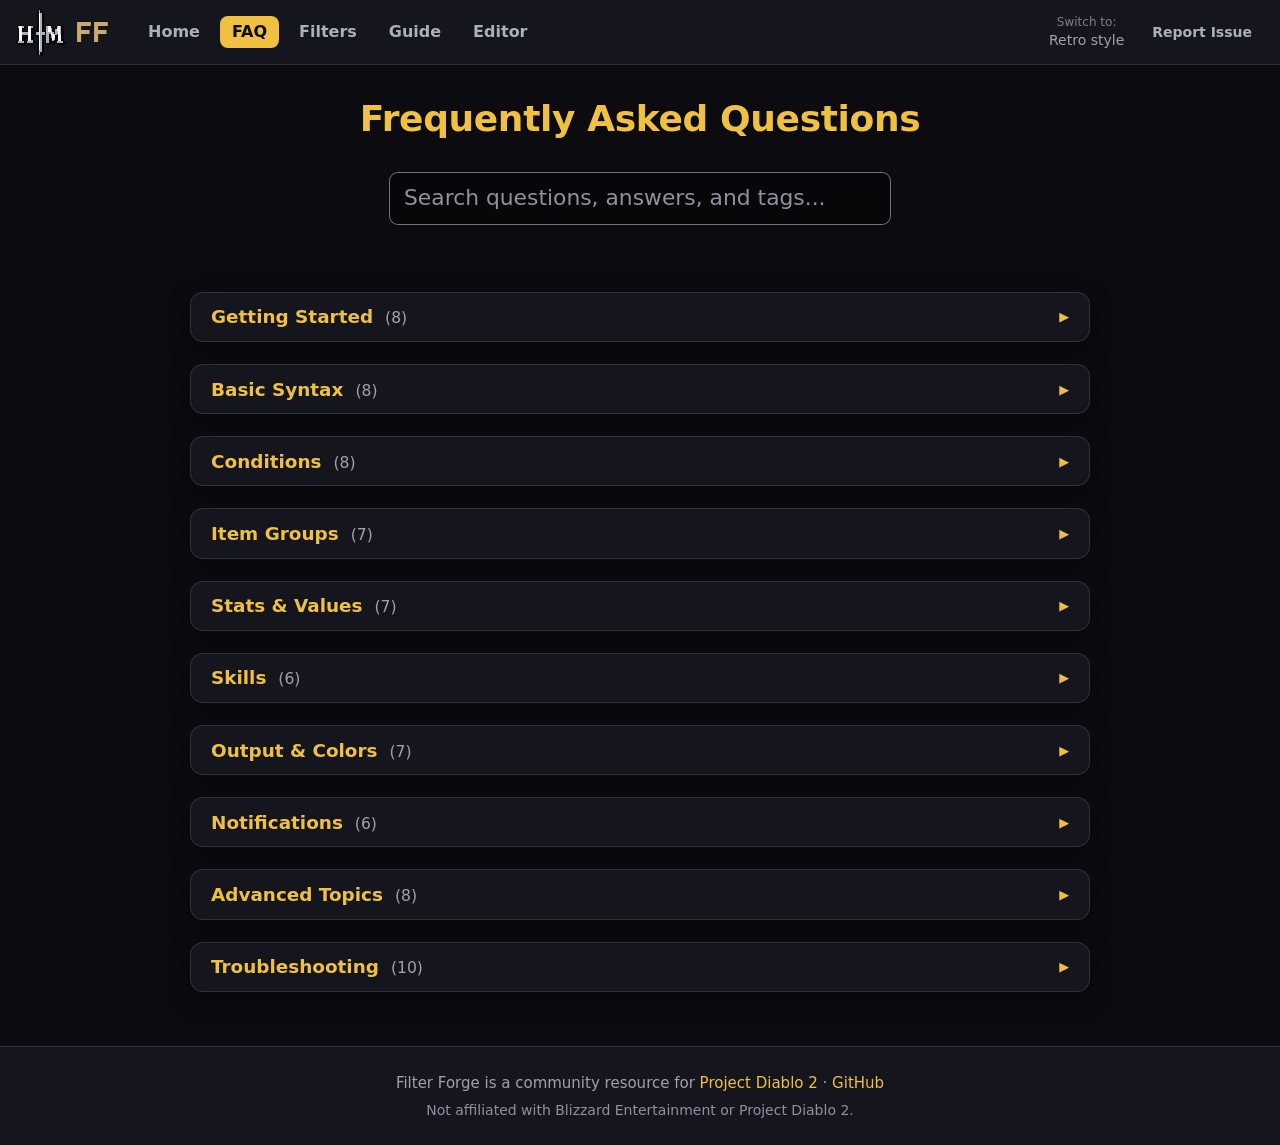
<file: faq.html>
<!DOCTYPE html>
<html lang="en">
<head>
  <meta charset="UTF-8">
  <!-- Google tag (gtag.js) -->
  <script async src="https://www.googletagmanager.com/gtag/js?id=G-MFHSCHGQ9Y"></script>
  <script>
    window.dataLayer = window.dataLayer || [];
    function gtag(){dataLayer.push(arguments);}
    gtag('js', new Date());
    gtag('config', 'G-MFHSCHGQ9Y');
  </script>
  <link rel="icon" href="favicon.ico" type="image/x-icon">
  <meta name="viewport" content="width=device-width, initial-scale=1.0">
  <title>FAQ — Filter Forge</title>
  <meta name="description" content="Frequently asked questions about Project Diablo 2 item filters.">
  <meta property="og:title" content="FAQ — Filter Forge">
  <meta property="og:description" content="Frequently asked questions about Filter Forge and PD2 loot filters.">
  <meta property="og:type" content="website">
  <meta property="og:url" content="https://maaaaaarrk.github.io/FilterForge/faq.html">
  <meta property="og:image" content="https://maaaaaarrk.github.io/FilterForge/splash.png">
  <meta property="og:image:width" content="800">
  <meta property="og:image:height" content="450">
  <meta name="twitter:card" content="summary_large_image">
  <link rel="canonical" href="https://maaaaaarrk.github.io/FilterForge/faq.html">
  <script src="js/theme.js"></script>
  <link rel="stylesheet" href="css/main.css">
  <link rel="stylesheet" href="css/faq.css">
</head>
<body>
  <a class="skip-link" href="#main">Skip to content</a>
  <nav class="nav">
    <a href="https://hiimpd2.com" class="nav-home" title="Hiim PD2"><img src="hiimpd2-logo.png" alt="Hiim PD2" class="pixel" width="48" height="48"></a>
    <a href="index.html" class="nav-logo"><img src="logo-nav.png" alt="Filter Forge" class="nav-logo-img" width="40" height="40"></a>
    <button type="button" class="nav-hamburger" aria-label="Toggle navigation" aria-controls="nav-links" aria-expanded="false">&#9776;</button>
    <ul class="nav-links" id="nav-links">
      <li><a href="index.html">Home</a></li>
      <li><a href="faq.html" class="active">FAQ</a></li>
      <li><a href="filters.html">Filters</a></li>
      <li><a href="guide.html">Guide</a></li>
      <li><a href="editor.html">Editor</a></li>
      <li class="nav-theme-item"><button type="button" class="theme-toggle" aria-label="Switch to the retro style" title="Switch to the retro style"><span class="theme-toggle-hint">Switch to:</span> <span class="theme-toggle-label">Retro style</span></button></li>
    </ul>
    <button type="button" class="theme-toggle" aria-label="Switch to the retro style" title="Switch to the retro style"><span class="theme-toggle-hint">Switch to:</span> <span class="theme-toggle-label">Retro style</span></button>
    <a href="https://github.com/Maaaaaarrk/FilterForge/issues" target="_blank" rel="noopener" class="nav-issue-btn" title="Report an issue">Report Issue</a>
  </nav>

  <main class="main-content" id="main">
    <div class="container">
      <div class="page-title">
        <h1>Frequently Asked Questions</h1>
      </div>

      <div class="search-wrap">
        <input type="text" class="search-input" id="faq-search" placeholder="Search questions, answers, and tags..." autocomplete="off" aria-label="Search FAQ" aria-controls="faq-result-count faq-container">
      </div>
      <div class="faq-result-count" id="faq-result-count" aria-live="polite"></div>

      <div id="faq-container"></div>
      <noscript><p class="text-muted text-center">JavaScript is required to view the FAQ.</p></noscript>
      <div class="faq-no-results hidden" id="faq-no-results" aria-live="polite">No questions match your search.</div>
    </div>
  </main>

  <footer class="footer">
    <p>Filter Forge is a community resource for <a href="https://www.projectdiablo2.com/" target="_blank" rel="noopener">Project Diablo 2</a> &middot; <a href="https://github.com/Maaaaaarrk/FilterForge" target="_blank" rel="noopener">GitHub</a></p>
    <p class="footer-note">Not affiliated with Blizzard Entertainment or Project Diablo 2.</p>
  </footer>

  <script src="js/shared.js"></script>
  <script src="data/faq-data.js"></script>
  <script src="js/faq.js"></script>
</body>
</html>
</file>
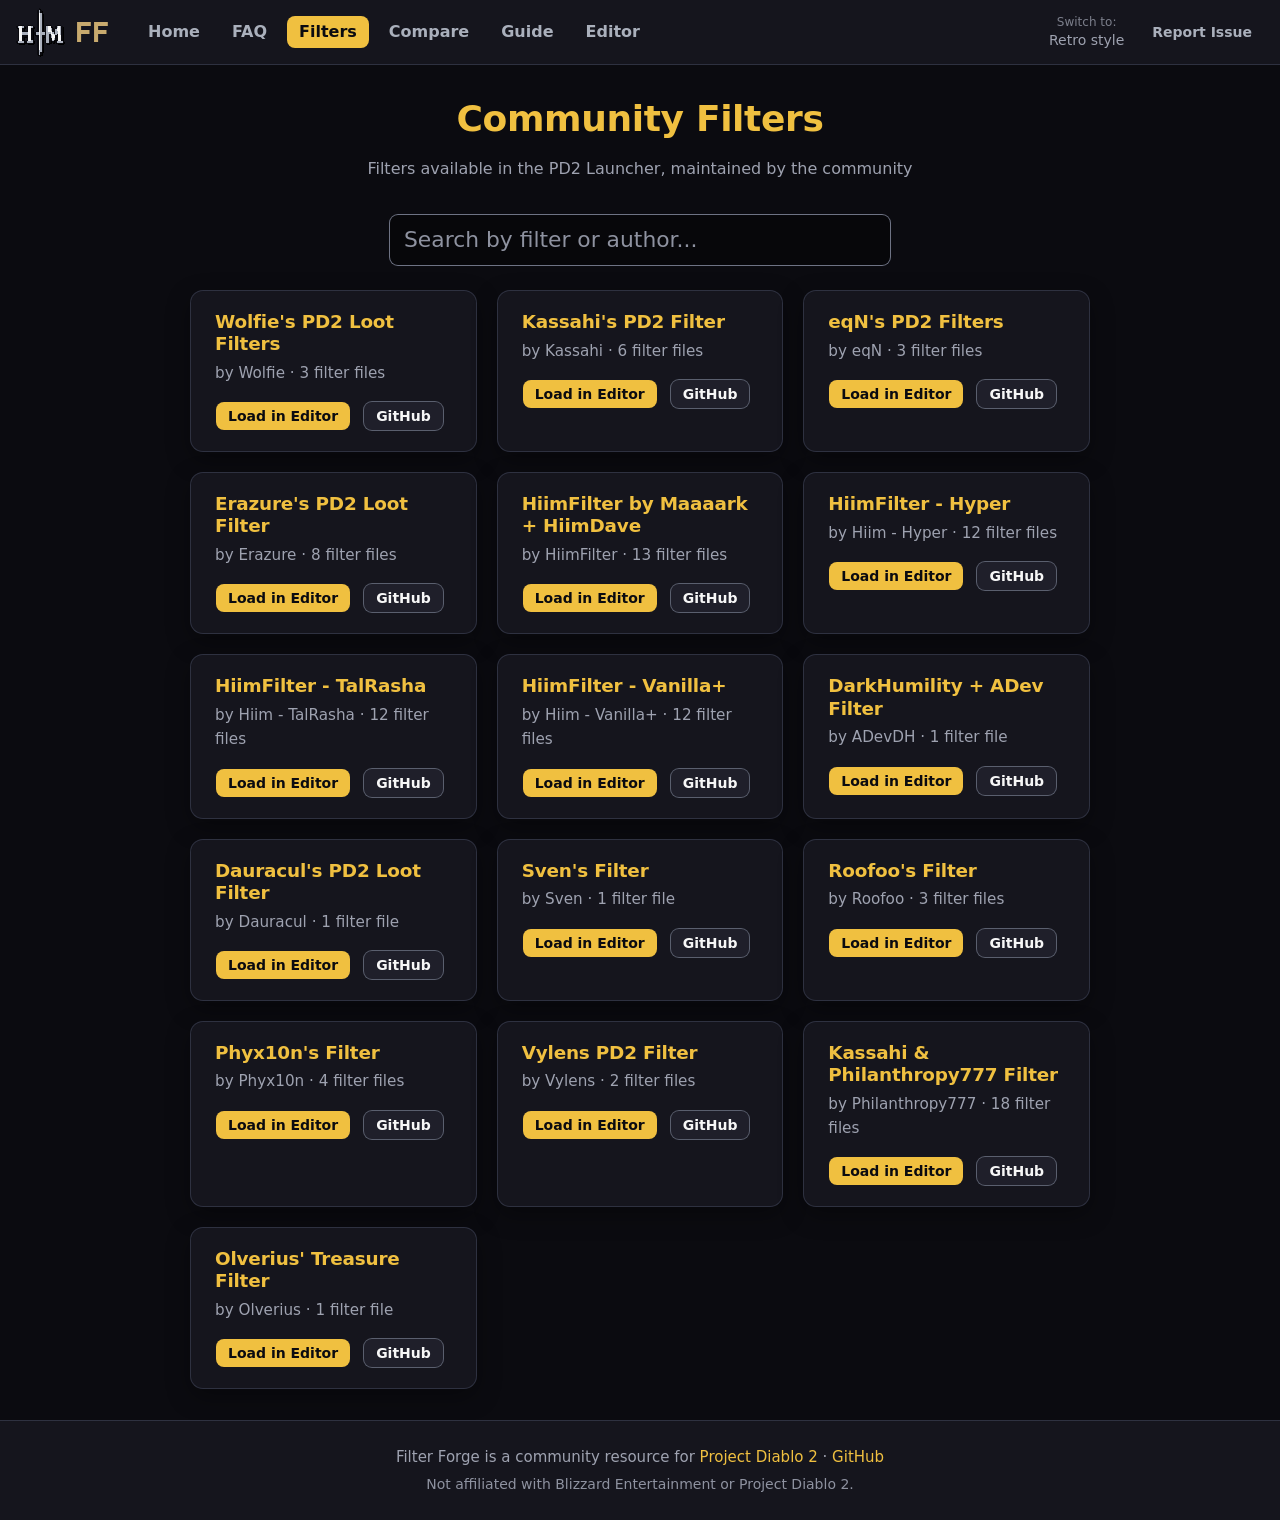
<file: filters.html>
<!DOCTYPE html>
<html lang="en">
<head>
  <meta charset="UTF-8">
  <!-- Google tag (gtag.js) -->
  <script async src="https://www.googletagmanager.com/gtag/js?id=G-MFHSCHGQ9Y"></script>
  <script>
    window.dataLayer = window.dataLayer || [];
    function gtag(){dataLayer.push(arguments);}
    gtag('js', new Date());
    gtag('config', 'G-MFHSCHGQ9Y');
  </script>
  <link rel="icon" href="favicon.ico" type="image/x-icon">
  <meta name="viewport" content="width=device-width, initial-scale=1.0">
  <title>Community Filters — Filter Forge</title>
  <meta name="description" content="Browse community-maintained item filters for Project Diablo 2.">
  <meta property="og:title" content="Community Filters — Filter Forge">
  <meta property="og:description" content="Browse and import community PD2 loot filters.">
  <meta property="og:type" content="website">
  <meta property="og:url" content="https://maaaaaarrk.github.io/FilterForge/filters.html">
  <meta property="og:image" content="https://maaaaaarrk.github.io/FilterForge/splash.png">
  <meta property="og:image:width" content="800">
  <meta property="og:image:height" content="450">
  <meta name="twitter:card" content="summary_large_image">
  <link rel="canonical" href="https://maaaaaarrk.github.io/FilterForge/filters.html">
  <script src="js/theme.js"></script>
  <link rel="stylesheet" href="css/main.css">
  <link rel="stylesheet" href="css/filters.css">
</head>
<body>
  <a class="skip-link" href="#main">Skip to content</a>
  <nav class="nav">
    <a href="https://hiimpd2.com" class="nav-home" title="Hiim PD2"><img src="hiimpd2-logo.png" alt="Hiim PD2" class="pixel" width="48" height="48"></a>
    <a href="index.html" class="nav-logo"><img src="logo-nav.png" alt="Filter Forge" class="nav-logo-img" width="40" height="40"></a>
    <button type="button" class="nav-hamburger" aria-label="Toggle navigation" aria-controls="nav-links" aria-expanded="false">&#9776;</button>
    <ul class="nav-links" id="nav-links">
      <li><a href="index.html">Home</a></li>
      <li><a href="faq.html">FAQ</a></li>
      <li><a href="filters.html" class="active">Filters</a></li>
      <li><a href="compare.html">Compare</a></li>
      <li><a href="guide.html">Guide</a></li>
      <li><a href="editor.html">Editor</a></li>
      <li class="nav-theme-item"><button type="button" class="theme-toggle" aria-label="Switch to the retro style" title="Switch to the retro style"><span class="theme-toggle-hint">Switch to:</span> <span class="theme-toggle-label">Retro style</span></button></li>
    </ul>
    <button type="button" class="theme-toggle" aria-label="Switch to the retro style" title="Switch to the retro style"><span class="theme-toggle-hint">Switch to:</span> <span class="theme-toggle-label">Retro style</span></button>
    <a href="https://github.com/Maaaaaarrk/FilterForge/issues" target="_blank" rel="noopener" class="nav-issue-btn" title="Report an issue">Report Issue</a>
  </nav>

  <main class="main-content" id="main">
    <div class="container">
      <div class="page-title">
        <h1>Community Filters</h1>
        <p class="text-muted">Filters available in the PD2 Launcher, maintained by the community</p>
      </div>

      <div class="search-wrap">
        <input type="text" class="search-input" id="filter-search" placeholder="Search by filter or author..." autocomplete="off" aria-label="Search filters">
      </div>

      <div class="filter-grid" id="filter-grid"></div>
      <p class="filters-empty text-muted text-center hidden" id="filters-empty">No community filters available.</p>
      <div class="filters-no-results hidden" id="filters-no-results" aria-live="polite">No filters match your search.</div>
      <div class="filters-loading" id="filters-loading" role="status">Loading filters...</div>
      <div class="filters-error hidden" id="filters-error" role="alert">
        Could not load filters. <a href="https://github.com/Maaaaaarrk/LootFilters" target="_blank" rel="noopener">View the filter list on GitHub</a>
      </div>
    </div>
  </main>

  <footer class="footer">
    <p>Filter Forge is a community resource for <a href="https://www.projectdiablo2.com/" target="_blank" rel="noopener">Project Diablo 2</a> &middot; <a href="https://github.com/Maaaaaarrk/FilterForge" target="_blank" rel="noopener">GitHub</a></p>
    <p class="footer-note">Not affiliated with Blizzard Entertainment or Project Diablo 2.</p>
  </footer>

  <script src="js/shared.js"></script>
  <script src="js/filters.js"></script>
</body>
</html>
</file>
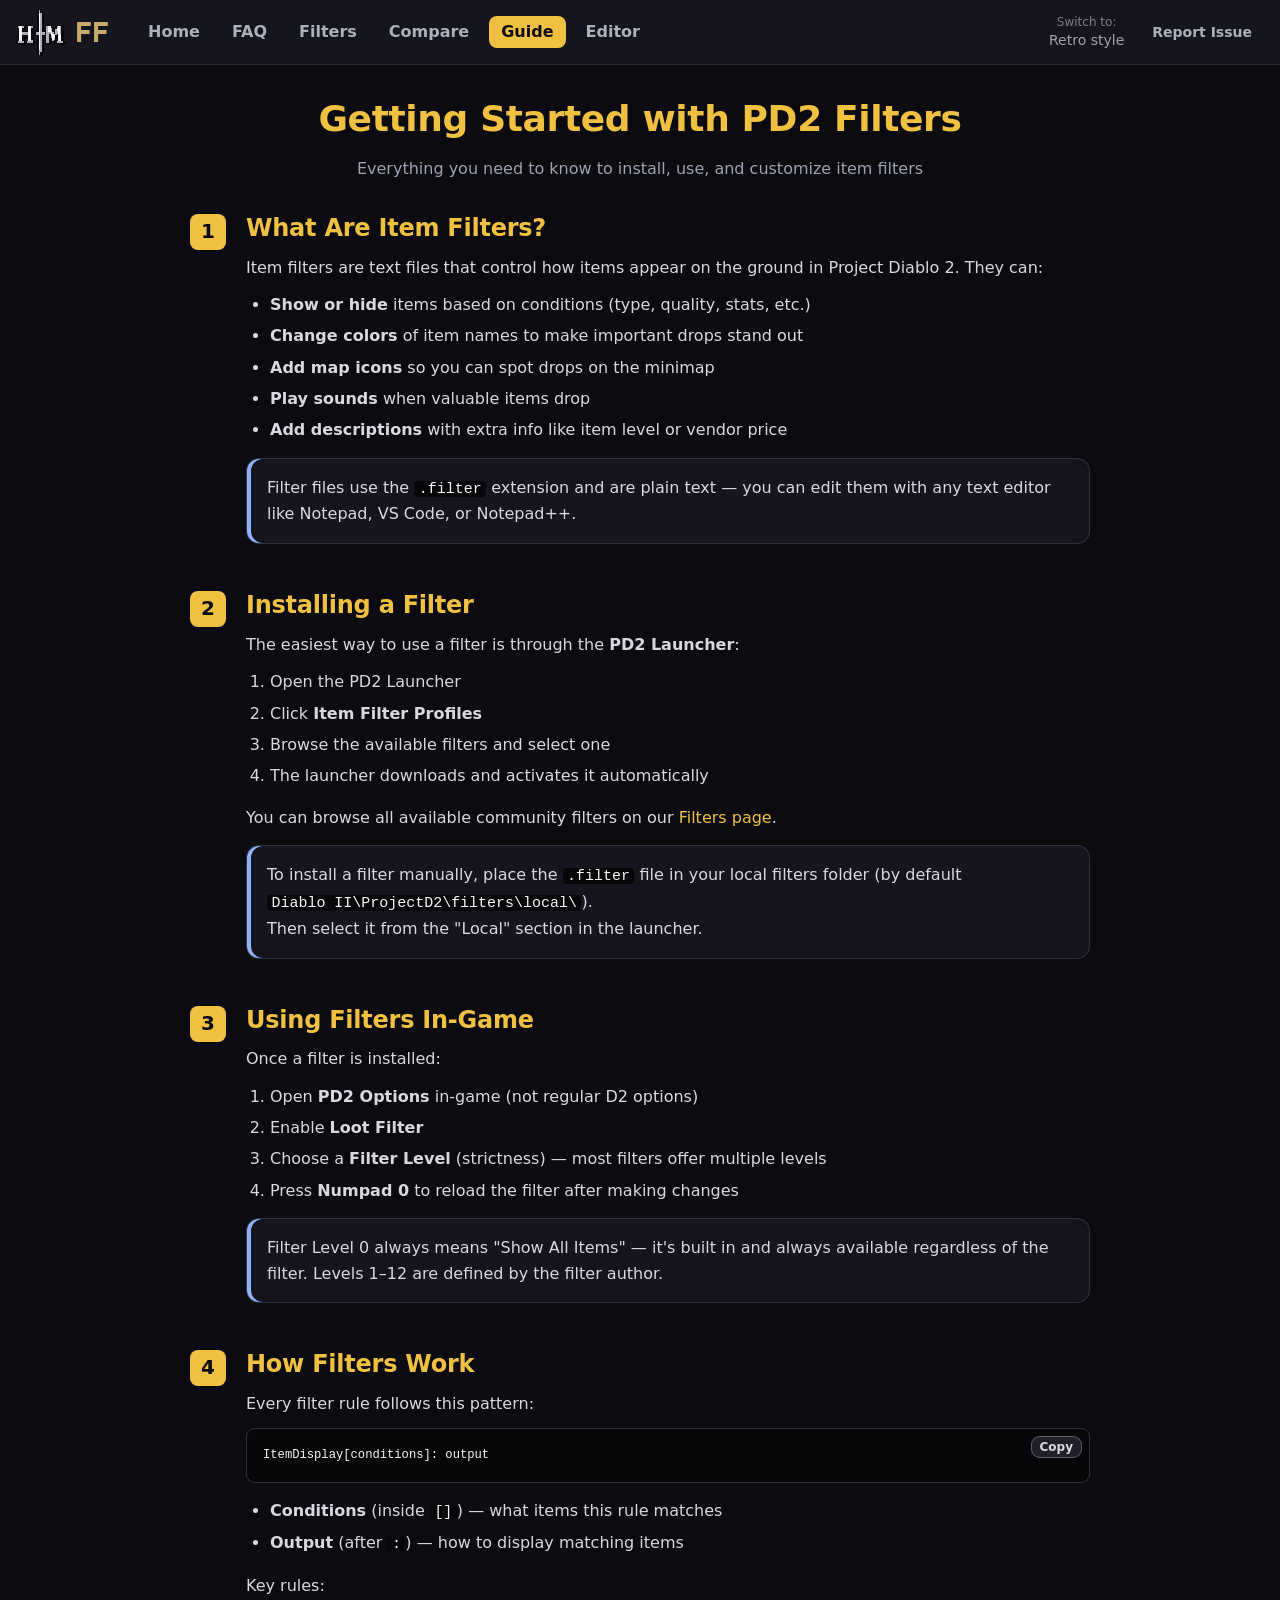
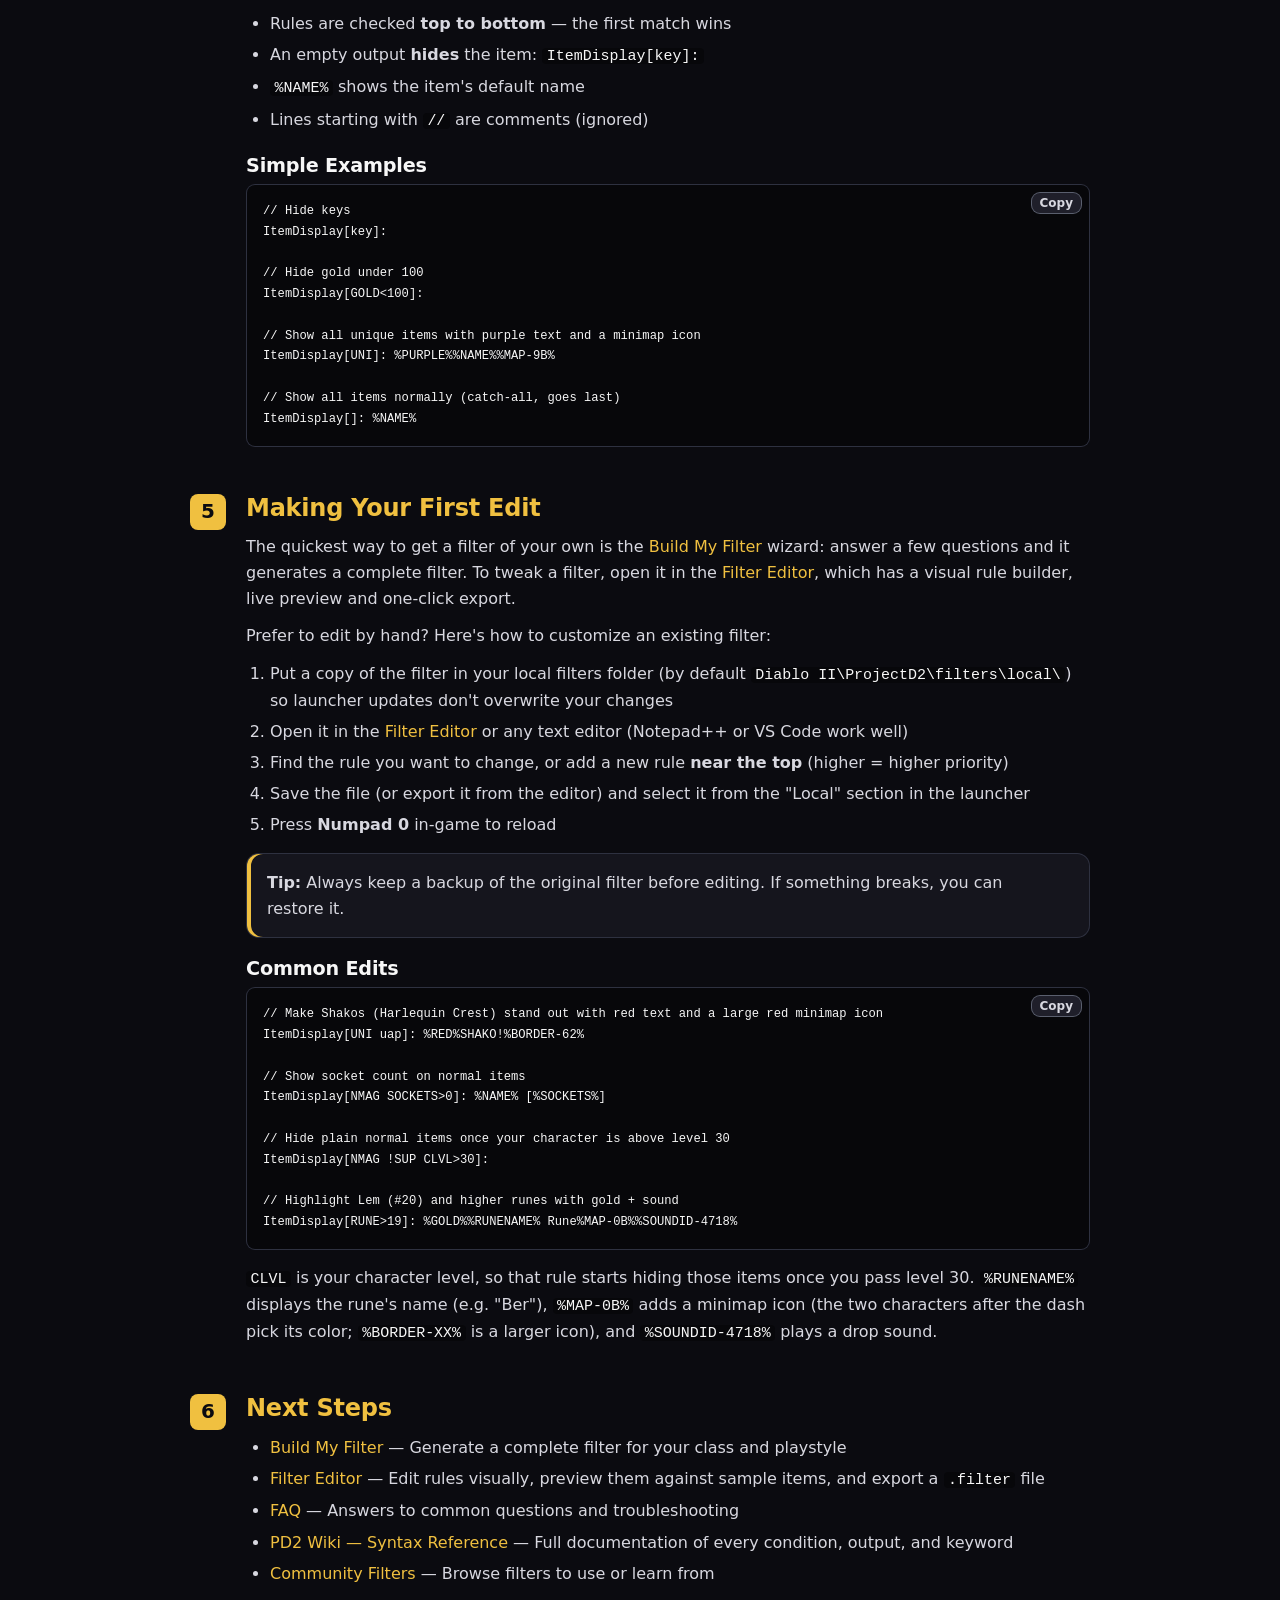
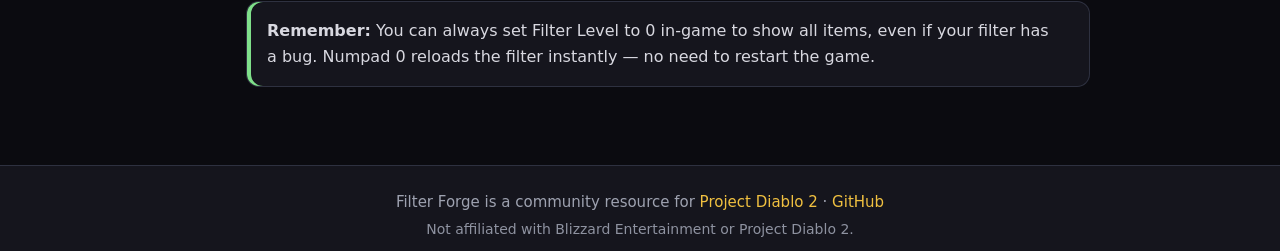
<file: guide.html>
<!DOCTYPE html>
<html lang="en">
<head>
  <meta charset="UTF-8">
  <!-- Google tag (gtag.js) -->
  <script async src="https://www.googletagmanager.com/gtag/js?id=G-MFHSCHGQ9Y"></script>
  <script>
    window.dataLayer = window.dataLayer || [];
    function gtag(){dataLayer.push(arguments);}
    gtag('js', new Date());
    gtag('config', 'G-MFHSCHGQ9Y');
  </script>
  <link rel="icon" href="favicon.ico" type="image/x-icon">
  <meta name="viewport" content="width=device-width, initial-scale=1.0">
  <title>Getting Started — Filter Forge</title>
  <meta name="description" content="Step-by-step guide to installing and customizing PD2 item filters.">
  <meta property="og:title" content="Getting Started — Filter Forge">
  <meta property="og:description" content="Learn how to create and use PD2 loot filters.">
  <meta property="og:type" content="website">
  <meta property="og:url" content="https://maaaaaarrk.github.io/FilterForge/guide.html">
  <meta property="og:image" content="https://maaaaaarrk.github.io/FilterForge/splash.png">
  <meta property="og:image:width" content="800">
  <meta property="og:image:height" content="450">
  <meta name="twitter:card" content="summary_large_image">
  <link rel="canonical" href="https://maaaaaarrk.github.io/FilterForge/guide.html">
  <script src="js/theme.js"></script>
  <link rel="stylesheet" href="css/main.css">
  <link rel="stylesheet" href="css/guide.css">
</head>
<body>
  <a class="skip-link" href="#main">Skip to content</a>
  <nav class="nav">
    <a href="https://hiimpd2.com" class="nav-home" title="Hiim PD2"><img src="hiimpd2-logo.png" alt="Hiim PD2" class="pixel" width="48" height="48"></a>
    <a href="index.html" class="nav-logo"><img src="logo-nav.png" alt="Filter Forge" class="nav-logo-img" width="40" height="40"></a>
    <button type="button" class="nav-hamburger" aria-label="Toggle navigation" aria-controls="nav-links" aria-expanded="false">&#9776;</button>
    <ul class="nav-links" id="nav-links">
      <li><a href="index.html">Home</a></li>
      <li><a href="faq.html">FAQ</a></li>
      <li><a href="filters.html">Filters</a></li>
      <li><a href="compare.html">Compare</a></li>
      <li><a href="guide.html" class="active">Guide</a></li>
      <li><a href="editor.html">Editor</a></li>
      <li class="nav-theme-item"><button type="button" class="theme-toggle" aria-label="Switch to the retro style" title="Switch to the retro style"><span class="theme-toggle-hint">Switch to:</span> <span class="theme-toggle-label">Retro style</span></button></li>
    </ul>
    <button type="button" class="theme-toggle" aria-label="Switch to the retro style" title="Switch to the retro style"><span class="theme-toggle-hint">Switch to:</span> <span class="theme-toggle-label">Retro style</span></button>
    <a href="https://github.com/Maaaaaarrk/FilterForge/issues" target="_blank" rel="noopener" class="nav-issue-btn" title="Report an issue">Report Issue</a>
  </nav>

  <main class="main-content" id="main">
    <div class="container">
      <div class="page-title">
        <h1>Getting Started with PD2 Filters</h1>
        <p class="text-muted">Everything you need to know to install, use, and customize item filters</p>
      </div>

      <!-- Step 1 -->
      <section class="guide-step" id="what-are-filters">
        <div class="step-number" aria-hidden="true">1</div>
        <h2>What Are Item Filters?</h2>
        <p>Item filters are text files that control how items appear on the ground in Project Diablo 2. They can:</p>
        <ul>
          <li><strong>Show or hide</strong> items based on conditions (type, quality, stats, etc.)</li>
          <li><strong>Change colors</strong> of item names to make important drops stand out</li>
          <li><strong>Add map icons</strong> so you can spot drops on the minimap</li>
          <li><strong>Play sounds</strong> when valuable items drop</li>
          <li><strong>Add descriptions</strong> with extra info like item level or vendor price</li>
        </ul>
        <div class="callout">
          Filter files use the <code>.filter</code> extension and are plain text — you can edit them with any text editor like Notepad, VS Code, or Notepad++.
        </div>
      </section>

      <!-- Step 2 -->
      <section class="guide-step" id="installing-a-filter">
        <div class="step-number" aria-hidden="true">2</div>
        <h2>Installing a Filter</h2>
        <p>The easiest way to use a filter is through the <strong>PD2 Launcher</strong>:</p>
        <ol>
          <li>Open the PD2 Launcher</li>
          <li>Click <strong>Item Filter Profiles</strong></li>
          <li>Browse the available filters and select one</li>
          <li>The launcher downloads and activates it automatically</li>
        </ol>
        <p>You can browse all available community filters on our <a href="filters.html">Filters page</a>.</p>

        <div class="callout">
          To install a filter manually, place the <code>.filter</code> file in your local filters folder (by default<br>
          <code>Diablo II\ProjectD2\filters\local\</code>).<br>
          Then select it from the "Local" section in the launcher.
        </div>
      </section>

      <!-- Step 3 -->
      <section class="guide-step" id="using-in-game">
        <div class="step-number" aria-hidden="true">3</div>
        <h2>Using Filters In-Game</h2>
        <p>Once a filter is installed:</p>
        <ol>
          <li>Open <strong>PD2 Options</strong> in-game (not regular D2 options)</li>
          <li>Enable <strong>Loot Filter</strong></li>
          <li>Choose a <strong>Filter Level</strong> (strictness) — most filters offer multiple levels</li>
          <li>Press <strong>Numpad 0</strong> to reload the filter after making changes</li>
        </ol>

        <div class="callout">
          Filter Level 0 always means "Show All Items" — it's built in and always available regardless of the filter. Levels 1–12 are defined by the filter author.
        </div>
      </section>

      <!-- Step 4 -->
      <section class="guide-step" id="how-filters-work">
        <div class="step-number" aria-hidden="true">4</div>
        <h2>How Filters Work</h2>
        <p>Every filter rule follows this pattern:</p>
        <pre><code>ItemDisplay[conditions]: output</code></pre>
        <ul>
          <li><strong>Conditions</strong> (inside <code>[]</code>) — what items this rule matches</li>
          <li><strong>Output</strong> (after <code>:</code>) — how to display matching items</li>
        </ul>

        <p>Key rules:</p>
        <ul>
          <li>Rules are checked <strong>top to bottom</strong> — the first match wins</li>
          <li>An empty output <strong>hides</strong> the item: <code>ItemDisplay[key]:</code></li>
          <li><code>%NAME%</code> shows the item's default name</li>
          <li>Lines starting with <code>//</code> are comments (ignored)</li>
        </ul>

        <h3>Simple Examples</h3>
        <pre><code>// Hide keys
ItemDisplay[key]:

// Hide gold under 100
ItemDisplay[GOLD<100]:

// Show all unique items with purple text and a minimap icon
ItemDisplay[UNI]: %PURPLE%%NAME%%MAP-9B%

// Show all items normally (catch-all, goes last)
ItemDisplay[]: %NAME%</code></pre>
      </section>

      <!-- Step 5 -->
      <section class="guide-step" id="editing-a-filter">
        <div class="step-number" aria-hidden="true">5</div>
        <h2>Making Your First Edit</h2>
        <p>The quickest way to get a filter of your own is the <a href="editor.html?wizard=true">Build My Filter</a> wizard: answer a few questions and it generates a complete filter. To tweak a filter, open it in the <a href="editor.html">Filter Editor</a>, which has a visual rule builder, live preview and one-click export.</p>
        <p>Prefer to edit by hand? Here's how to customize an existing filter:</p>
        <ol>
          <li>Put a copy of the filter in your local filters folder (by default <code>Diablo II\ProjectD2\filters\local\</code>) so launcher updates don't overwrite your changes</li>
          <li>Open it in the <a href="editor.html">Filter Editor</a> or any text editor (Notepad++ or VS Code work well)</li>
          <li>Find the rule you want to change, or add a new rule <strong>near the top</strong> (higher = higher priority)</li>
          <li>Save the file (or export it from the editor) and select it from the "Local" section in the launcher</li>
          <li>Press <strong>Numpad 0</strong> in-game to reload</li>
        </ol>

        <div class="callout warning">
          <strong>Tip:</strong> Always keep a backup of the original filter before editing. If something breaks, you can restore it.
        </div>

        <h3>Common Edits</h3>
        <pre><code>// Make Shakos (Harlequin Crest) stand out with red text and a large red minimap icon
ItemDisplay[UNI uap]: %RED%SHAKO!%BORDER-62%

// Show socket count on normal items
ItemDisplay[NMAG SOCKETS>0]: %NAME% [%SOCKETS%]

// Hide plain normal items once your character is above level 30
ItemDisplay[NMAG !SUP CLVL>30]:

// Highlight Lem (#20) and higher runes with gold + sound
ItemDisplay[RUNE>19]: %GOLD%%RUNENAME% Rune%MAP-0B%%SOUNDID-4718%</code></pre>
      <p><code>CLVL</code> is your character level, so that rule starts hiding those items once you pass level 30. <code>%RUNENAME%</code> displays the rune's name (e.g. "Ber"), <code>%MAP-0B%</code> adds a minimap icon (the two characters after the dash pick its color; <code>%BORDER-XX%</code> is a larger icon), and <code>%SOUNDID-4718%</code> plays a drop sound.</p>
      </section>

      <!-- Step 6 -->
      <section class="guide-step" id="next-steps">
        <div class="step-number" aria-hidden="true">6</div>
        <h2>Next Steps</h2>
        <ul>
          <li><a href="editor.html?wizard=true">Build My Filter</a> — Generate a complete filter for your class and playstyle</li>
          <li><a href="editor.html">Filter Editor</a> — Edit rules visually, preview them against sample items, and export a <code>.filter</code> file</li>
          <li><a href="faq.html">FAQ</a> — Answers to common questions and troubleshooting</li>
          <li><a href="https://wiki.projectdiablo2.com/wiki/Item_Filtering" target="_blank" rel="noopener">PD2 Wiki — Syntax Reference</a> — Full documentation of every condition, output, and keyword</li>
          <li><a href="filters.html">Community Filters</a> — Browse filters to use or learn from</li>
        </ul>

        <div class="callout success">
          <strong>Remember:</strong> You can always set Filter Level to 0 in-game to show all items, even if your filter has a bug. Numpad 0 reloads the filter instantly — no need to restart the game.
        </div>
      </section>
    </div>
  </main>

  <footer class="footer">
    <p>Filter Forge is a community resource for <a href="https://www.projectdiablo2.com/" target="_blank" rel="noopener">Project Diablo 2</a> &middot; <a href="https://github.com/Maaaaaarrk/FilterForge" target="_blank" rel="noopener">GitHub</a></p>
    <p class="footer-note">Not affiliated with Blizzard Entertainment or Project Diablo 2.</p>
  </footer>

  <script src="js/shared.js"></script>
</body>
</html>
</file>
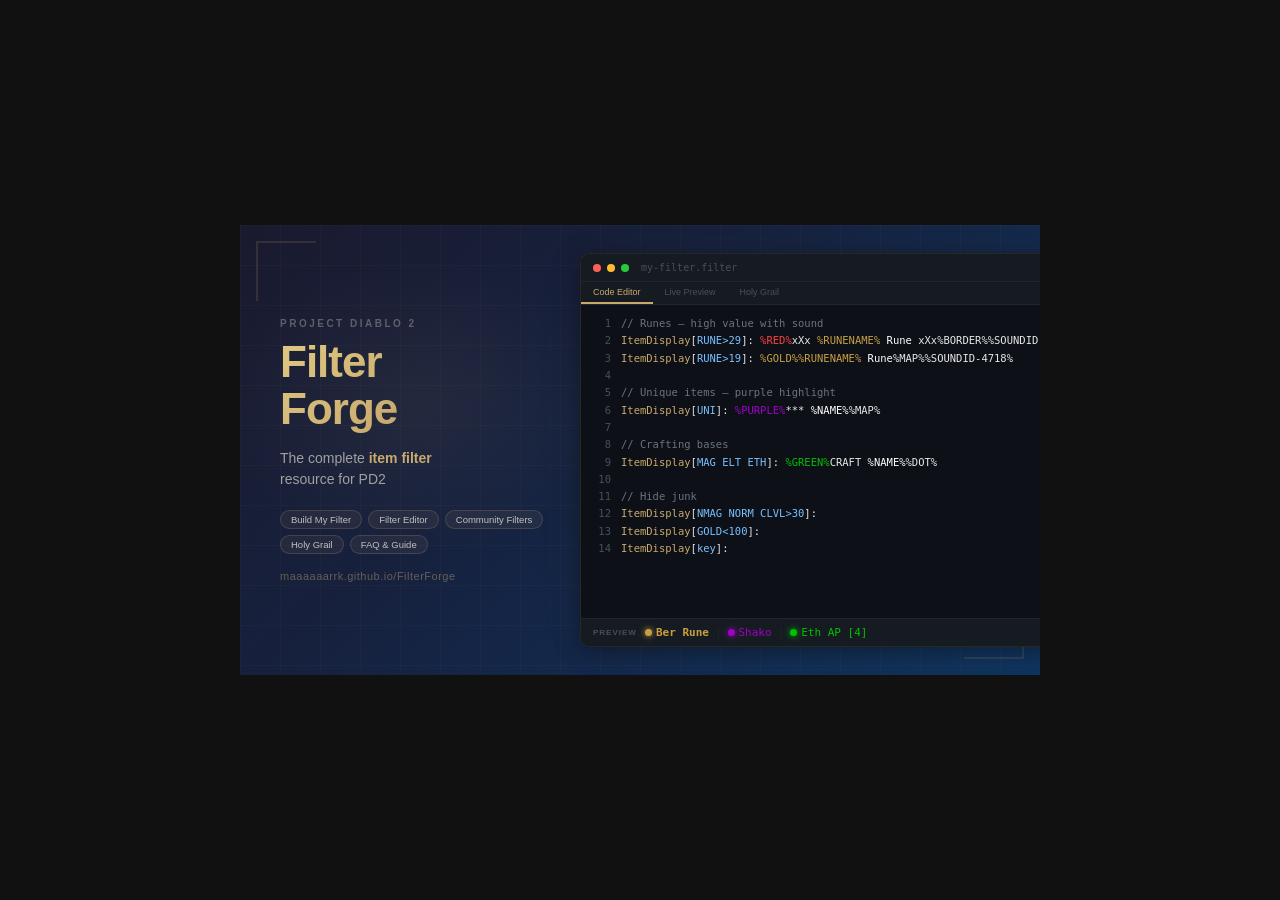
<file: splash.html>
<!DOCTYPE html>
<html lang="en">
<head>
<meta charset="UTF-8">
<!-- Google tag (gtag.js) -->
<script async src="https://www.googletagmanager.com/gtag/js?id=G-MFHSCHGQ9Y"></script>
<script>
  window.dataLayer = window.dataLayer || [];
  function gtag(){dataLayer.push(arguments);}
  gtag('js', new Date());
  gtag('config', 'G-MFHSCHGQ9Y');
</script>
<meta name="viewport" content="width=device-width, initial-scale=1.0">
<title>Filter Forge Splash</title>
<style>
  * { margin: 0; padding: 0; box-sizing: border-box; }
  body { background: #111; display: flex; align-items: center; justify-content: center; min-height: 100vh; }

  .splash {
    width: 800px;
    height: 450px;
    background: linear-gradient(135deg, #1a1a2e 0%, #16213e 40%, #0f3460 100%);
    position: relative;
    overflow: hidden;
    font-family: -apple-system, BlinkMacSystemFont, 'Segoe UI', Roboto, sans-serif;
    display: flex;
    align-items: center;
  }

  .splash::before {
    content: '';
    position: absolute;
    inset: 0;
    background-image:
      linear-gradient(rgba(200, 170, 110, 0.03) 1px, transparent 1px),
      linear-gradient(90deg, rgba(200, 170, 110, 0.03) 1px, transparent 1px);
    background-size: 40px 40px;
  }

  .corner-tl, .corner-br {
    position: absolute;
    width: 60px;
    height: 60px;
    border: 2px solid rgba(200, 170, 110, 0.15);
  }
  .corner-tl { top: 16px; left: 16px; border-right: none; border-bottom: none; }
  .corner-br { bottom: 16px; right: 16px; border-left: none; border-top: none; }

  .glow {
    position: absolute;
    width: 400px;
    height: 300px;
    background: radial-gradient(ellipse, rgba(200, 170, 110, 0.07) 0%, transparent 70%);
    top: 40%;
    left: 22%;
    transform: translate(-50%, -50%);
  }

  /* Left side: branding */
  .left {
    position: relative;
    z-index: 1;
    width: 340px;
    padding: 36px 0 36px 40px;
    display: flex;
    flex-direction: column;
    gap: 10px;
    flex-shrink: 0;
  }

  .pd2 {
    font-size: 10px;
    color: rgba(160, 160, 160, 0.5);
    letter-spacing: 2.5px;
    text-transform: uppercase;
    font-weight: 600;
  }

  .title {
    font-size: 44px;
    font-weight: 800;
    letter-spacing: -1px;
    background: linear-gradient(135deg, #e0c882 0%, #c8aa6e 50%, #a08030 100%);
    -webkit-background-clip: text;
    -webkit-text-fill-color: transparent;
    background-clip: text;
    line-height: 1.05;
    padding-bottom: 4px;
    display: inline-block;
    overflow: visible;
  }

  .subtitle {
    font-size: 14px;
    color: #a0a0a0;
    font-weight: 400;
    line-height: 1.5;
    margin-top: 2px;
  }
  .subtitle em { color: #c8aa6e; font-style: normal; font-weight: 600; }

  .features-row {
    display: flex;
    gap: 6px;
    flex-wrap: wrap;
    margin-top: 10px;
  }

  .pill {
    font-size: 9.5px;
    color: #c0c0c0;
    background: rgba(200, 170, 110, 0.08);
    border: 1px solid rgba(200, 170, 110, 0.2);
    border-radius: 12px;
    padding: 3px 10px;
    font-weight: 500;
    white-space: nowrap;
  }

  .url {
    font-size: 11px;
    color: rgba(200, 170, 110, 0.45);
    letter-spacing: 0.5px;
    font-weight: 500;
    margin-top: 6px;
  }

  /* Right side: editor preview */
  .right {
    position: relative;
    z-index: 1;
    flex: 1;
    height: 100%;
    display: flex;
    align-items: center;
    justify-content: center;
    padding: 28px 28px 28px 0;
  }

  .editor-preview {
    width: 100%;
    height: 100%;
    background: #0d1117;
    border-radius: 10px;
    border: 1px solid rgba(200, 170, 110, 0.15);
    overflow: hidden;
    display: flex;
    flex-direction: column;
    box-shadow:
      0 4px 24px rgba(0, 0, 0, 0.4),
      0 0 60px rgba(200, 170, 110, 0.04);
  }

  .editor-titlebar {
    display: flex;
    align-items: center;
    gap: 6px;
    padding: 8px 12px;
    background: #161b22;
    border-bottom: 1px solid #21262d;
  }

  .dot { width: 8px; height: 8px; border-radius: 50%; }
  .dot-r { background: #ff5f57; }
  .dot-y { background: #febc2e; }
  .dot-g { background: #28c840; }

  .editor-titlebar-text {
    font-size: 10px;
    color: #484f58;
    margin-left: 6px;
    font-family: 'Consolas', 'Fira Code', monospace;
  }

  .editor-tabs {
    display: flex;
    background: #161b22;
    border-bottom: 1px solid #21262d;
  }
  .editor-tab-item {
    font-size: 9px;
    color: #484f58;
    padding: 5px 12px;
    font-family: -apple-system, sans-serif;
    font-weight: 500;
    border-bottom: 2px solid transparent;
  }
  .editor-tab-item.active {
    color: #c8aa6e;
    border-bottom-color: #c8aa6e;
  }

  .editor-body {
    flex: 1;
    padding: 10px 0;
    overflow: hidden;
    font-family: 'Consolas', 'Fira Code', 'Cascadia Code', monospace;
    font-size: 10.5px;
    line-height: 1.65;
  }

  .code-line {
    display: flex;
    padding: 0 12px;
  }
  .code-line:hover { background: rgba(200, 170, 110, 0.03); }

  .ln {
    width: 28px;
    text-align: right;
    color: #484f58;
    padding-right: 10px;
    user-select: none;
    flex-shrink: 0;
  }

  .code { white-space: pre; color: #e6e6e6; }

  /* Syntax colors */
  .c-comment { color: #6a737d; }
  .c-keyword { color: #c8aa6e; }
  .c-cond { color: #79c0ff; }
  .c-output { color: #e6e6e6; }
  .c-color { color: #a000c8; }
  .c-red { color: #ff4040; }
  .c-gold { color: #c8a040; }
  .c-green { color: #00c000; }
  .c-orange { color: #ff8000; }
  .c-purple { color: #a000c8; }
  .c-blue { color: #6464ff; }
  .c-yellow { color: #ffff40; }
  .c-white { color: #ffffff; }

  /* Preview result bar at bottom */
  .preview-bar {
    background: #161b22;
    border-top: 1px solid #21262d;
    padding: 7px 12px;
    display: flex;
    align-items: center;
    gap: 8px;
  }

  .preview-label {
    font-size: 8px;
    color: #484f58;
    text-transform: uppercase;
    letter-spacing: 1px;
    font-weight: 600;
  }

  .preview-item {
    font-family: 'Consolas', monospace;
    font-size: 11px;
    display: flex;
    align-items: center;
    gap: 4px;
  }

  .preview-dot {
    width: 7px;
    height: 7px;
    border-radius: 50%;
    flex-shrink: 0;
  }

  @media (max-width: 860px) {
    body {
      padding: 12px;
      align-items: flex-start;
      justify-content: flex-start;
    }

    .splash {
      width: 100%;
      height: auto;
      flex-direction: column;
    }

    .left {
      width: 100%;
      padding: 28px 24px 12px;
    }

    .right {
      width: 100%;
      height: auto;
      padding: 0 16px 16px;
    }

    .editor-preview {
      height: auto;
      min-height: 320px;
    }
  }
</style>
</head>
<body>
  <div class="splash">
    <div class="corner-tl"></div>
    <div class="corner-br"></div>
    <div class="glow"></div>

    <!-- Left: branding -->
    <div class="left">
      <div class="pd2">Project Diablo 2</div>
      <div class="title">Filter<br>Forge</div>
      <div class="subtitle">The complete <em>item filter</em><br>resource for PD2</div>
      <div class="features-row">
        <span class="pill">Build My Filter</span>
        <span class="pill">Filter Editor</span>
        <span class="pill">Community Filters</span>
        <span class="pill">Holy Grail</span>
        <span class="pill">FAQ & Guide</span>
      </div>
      <div class="url">maaaaaarrk.github.io/FilterForge</div>
    </div>

    <!-- Right: editor mockup -->
    <div class="right">
      <div class="editor-preview">
        <div class="editor-titlebar">
          <span class="dot dot-r"></span>
          <span class="dot dot-y"></span>
          <span class="dot dot-g"></span>
          <span class="editor-titlebar-text">my-filter.filter</span>
        </div>
        <div class="editor-tabs">
          <span class="editor-tab-item active">Code Editor</span>
          <span class="editor-tab-item">Live Preview</span>
          <span class="editor-tab-item">Holy Grail</span>
        </div>
        <div class="editor-body">
          <div class="code-line"><span class="ln">1</span><span class="code c-comment">// Runes — high value with sound</span></div>
          <div class="code-line"><span class="ln">2</span><span class="code"><span class="c-keyword">ItemDisplay</span>[<span class="c-cond">RUNE>29</span>]: <span class="c-red">%RED%</span>xXx <span class="c-gold">%RUNENAME%</span><span class="c-white"> Rune</span> xXx<span class="c-output">%BORDER%%SOUNDID-4716%</span></span></div>
          <div class="code-line"><span class="ln">3</span><span class="code"><span class="c-keyword">ItemDisplay</span>[<span class="c-cond">RUNE>19</span>]: <span class="c-gold">%GOLD%%RUNENAME%</span><span class="c-white"> Rune</span><span class="c-output">%MAP%%SOUNDID-4718%</span></span></div>
          <div class="code-line"><span class="ln">4</span><span class="code"></span></div>
          <div class="code-line"><span class="ln">5</span><span class="code c-comment">// Unique items — purple highlight</span></div>
          <div class="code-line"><span class="ln">6</span><span class="code"><span class="c-keyword">ItemDisplay</span>[<span class="c-cond">UNI</span>]: <span class="c-purple">%PURPLE%</span>*** <span class="c-white">%NAME%</span><span class="c-output">%MAP%</span></span></div>
          <div class="code-line"><span class="ln">7</span><span class="code"></span></div>
          <div class="code-line"><span class="ln">8</span><span class="code c-comment">// Crafting bases</span></div>
          <div class="code-line"><span class="ln">9</span><span class="code"><span class="c-keyword">ItemDisplay</span>[<span class="c-cond">MAG ELT ETH</span>]: <span class="c-green">%GREEN%</span>CRAFT <span class="c-white">%NAME%</span><span class="c-output">%DOT%</span></span></div>
          <div class="code-line"><span class="ln">10</span><span class="code"></span></div>
          <div class="code-line"><span class="ln">11</span><span class="code c-comment">// Hide junk</span></div>
          <div class="code-line"><span class="ln">12</span><span class="code"><span class="c-keyword">ItemDisplay</span>[<span class="c-cond">NMAG NORM CLVL>30</span>]:</span></div>
          <div class="code-line"><span class="ln">13</span><span class="code"><span class="c-keyword">ItemDisplay</span>[<span class="c-cond">GOLD&lt;100</span>]:</span></div>
          <div class="code-line"><span class="ln">14</span><span class="code"><span class="c-keyword">ItemDisplay</span>[<span class="c-cond">key</span>]:</span></div>
        </div>
        <div class="preview-bar">
          <span class="preview-label">Preview</span>
          <span class="preview-item">
            <span class="preview-dot" style="background:#c8a040; box-shadow: 0 0 6px #c8a040;"></span>
            <span style="color:#c8a040; font-weight: 600;">Ber Rune</span>
          </span>
          <span style="color:#21262d; font-size:10px;">|</span>
          <span class="preview-item">
            <span class="preview-dot" style="background:#a000c8; box-shadow: 0 0 6px #a000c8;"></span>
            <span style="color:#a000c8;">Shako</span>
          </span>
          <span style="color:#21262d; font-size:10px;">|</span>
          <span class="preview-item">
            <span class="preview-dot" style="background:#00c000; box-shadow: 0 0 6px #00c000;"></span>
            <span style="color:#00c000;">Eth AP [4]</span>
          </span>
        </div>
      </div>
    </div>
  </div>
</body>
</html>
</file>
<file: css/main.css>
/* ============================================
   Filter Forge — Design System & Shared Styles
   Theme tokens match hiimpd2.com: Modern is the
   default (html[data-theme='modern']); Retro is the
   base styles, used when no data-theme is set.
   ============================================ */

@font-face {
  font-family: 'Pixelify Sans';
  font-style: normal;
  font-weight: 500;
  font-display: swap;
  src: url('../fonts/pixelify-sans-latin-500-normal.woff2') format('woff2');
}

@font-face {
  font-family: 'Silkscreen';
  font-style: normal;
  font-weight: 400;
  font-display: swap;
  src: url('../fonts/silkscreen-latin-400-normal.woff2') format('woff2');
}

@font-face {
  font-family: 'VT323';
  font-style: normal;
  font-weight: 400;
  font-display: swap;
  src: url('../fonts/vt323-latin-400-normal.woff2') format('woff2');
}

/* CSS Custom Properties */
:root {
  color-scheme: dark;

  --p-void: #0b0b10;
  --p-night: #111118;
  --p-panel: #15151d;
  --p-panel-2: #1f1f2a;
  --p-well: #07070a;
  --p-steel-dk: #2e3140;
  --p-steel: #5a5f6e;
  --p-steel-lt: #8a8f9c;
  --p-silver: #aab0bc;
  --p-white: #f7f7f7;
  --p-blood-dk: #2a0b10;
  --p-blood: #5c0f14;
  --p-ember: #a3241a;
  --p-gold-dk: #9c6a14;
  --p-gold: #f0c040;
  --p-gold-lt: #ffe488;
  --p-gold-hover: #ffd24f;
  --p-slate: #3a3d4c;
  --p-slate-lt: #6e7384;
  --ink: #000;

  --bg: var(--p-void);
  --surface: var(--p-panel);
  --surface-raised: var(--p-panel-2);
  --surface-sunken: var(--p-well);
  --surface-hover: #2a2a38;
  --border: var(--p-steel-dk);
  --border-strong: var(--p-steel);
  --border-control: var(--p-slate-lt);
  --frame: var(--p-steel-lt);
  --frame-hi: var(--p-gold);
  --text: #d8d8e0;
  --text-muted: #9ea2b0;
  --text-dim: #8e92a0;
  --text-strong: var(--p-white);
  --heading: var(--p-gold);
  --accent: var(--p-gold);
  --accent-strong: var(--p-gold-lt);
  --accent-shade: var(--p-gold-dk);
  --accent-contrast: var(--p-void);
  --accent-tint: color-mix(in srgb, var(--accent) 14%, transparent);
  --success-tint: color-mix(in srgb, var(--success-text) 10%, transparent);
  --warning-tint: color-mix(in srgb, var(--warning-text) 10%, transparent);
  --danger-tint: color-mix(in srgb, var(--danger-text) 12%, transparent);
  --danger: var(--p-ember);
  --danger-text: #ff6b57;
  --success: #2f8a3c;
  --success-text: #7fe08a;
  --warning-text: var(--p-gold);
  --info-text: #8fb4ff;
  --scrim: rgb(0 0 0 / 0.7);

  --code-comment: var(--text-dim);
  --code-keyword: var(--accent);
  --code-condition: var(--info-text);
  --code-output: var(--text-strong);

  --game-black: #000;
  --game-gray: #808080;
  --game-red: #ff4040;
  --game-green: #00c000;
  --game-blue: #6464ff;
  --game-gold: #c8a040;
  --game-yellow: #ffff40;
  --game-orange: #ff8000;

  --font-heading: 'Pixelify Sans', 'Silkscreen', monospace;
  --font-ui: 'Silkscreen', 'Pixelify Sans', monospace;
  --font-num: 'VT323', ui-monospace, monospace;
  --font-mono: 'VT323', ui-monospace, 'Cascadia Mono', Consolas, monospace;
  --font-code: 'Cascadia Code', 'Fira Code', Consolas, monospace;
  --font-body: system-ui, -apple-system, 'Segoe UI', Roboto, sans-serif;

  --px: 4px;
  --px2: 8px;
  --radius: 0;
  --panel-radius: 0;
  --space-1: 4px;
  --space-2: 8px;
  --space-3: 16px;
  --space-4: 24px;
  --nav-height: 64px;
  --nav-bar-edge: 12px;
  --content-max-width: 900px;

  --outline: 0 calc(-1 * var(--px)) 0 0 var(--ink), 0 var(--px) 0 0 var(--ink), calc(-1 * var(--px)) 0 0 0 var(--ink),
    var(--px) 0 0 0 var(--ink);
  --focus-ring: 0 calc(-1 * var(--px)) 0 0 var(--p-gold), 0 var(--px) 0 0 var(--p-gold),
    calc(-1 * var(--px)) 0 0 0 var(--p-gold), var(--px) 0 0 0 var(--p-gold);
  --drop: var(--px2) var(--px2) 0 0 rgb(0 0 0 / 0.55);
  --dither: repeating-conic-gradient(var(--p-void) 0 25%, var(--p-night) 0 50%) 0 0 / var(--px2) var(--px2);
  --cursor-shape: polygon(0 0, 50% 0, 50% 17%, 100% 17%, 100% 83%, 50% 83%, 50% 100%, 0 100%);
  --step: 120ms steps(2, end);
  --text-case: uppercase;
  --font-smoothing: none;
  --heading-shadow: 2px 2px 0 var(--ink);
  --heading-weight: 500;
  --ui-weight: 400;
  --num-scale: 1;

  --button-bg: var(--p-slate);
  --button-shadow: var(--outline), inset calc(-1 * var(--px)) calc(-1 * var(--px)) 0 0 var(--p-steel-dk),
    inset var(--px) var(--px) 0 0 var(--p-slate-lt);
  --button-shadow-pressed: var(--outline), inset var(--px) var(--px) 0 0 var(--p-steel-dk);
  --button-primary-shadow: var(--outline), inset calc(-1 * var(--px)) calc(-1 * var(--px)) 0 0 var(--accent-shade),
    inset var(--px) var(--px) 0 0 var(--accent-strong);
  --button-primary-hover: var(--p-gold-hover);
  --chip-shadow: 0 0 0 2px var(--ink), inset calc(-1 * var(--px)) calc(-1 * var(--px)) 0 0 var(--p-steel-dk);
  --chip-shadow-on: 0 0 0 2px var(--ink), inset var(--px) var(--px) 0 0 var(--accent-shade);
  --panel-bg: linear-gradient(var(--surface-raised) 0 var(--px2), var(--surface) var(--px2));
  --panel-shadow: var(--outline), inset 0 0 0 var(--px) var(--frame), inset 0 0 0 var(--px2) var(--ink), var(--drop);
  --panel-shadow-hover: var(--outline), inset 0 0 0 var(--px) var(--accent), inset 0 0 0 var(--px2) var(--ink), var(--drop);
  --panel-header-bg: var(--p-blood-dk);
  --panel-pad: var(--px2);
  --well-shadow: var(--outline), inset var(--px) var(--px) 0 0 var(--ink);
  --select-arrow: url("data:image/svg+xml,%3Csvg xmlns='http://www.w3.org/2000/svg' viewBox='0 0 4 3' shape-rendering='crispEdges'%3E%3Cpath fill='%23f0c040' d='M0 0h4v1H0zM1 1h2v1H1z'/%3E%3C/svg%3E");
}

html[data-theme='modern'] {
  --font-heading: var(--font-body);
  --font-ui: var(--font-body);
  --font-num: var(--font-body);
  --font-mono: ui-monospace, 'Cascadia Mono', Consolas, monospace;

  --px: 1px;
  --px2: 2px;
  --radius: 8px;
  --panel-radius: 12px;
  --outline: 0 0 0 1px var(--border);
  --focus-ring: 0 0 0 2px var(--accent);
  --drop: 0 8px 24px rgb(0 0 0 / 0.35);
  --dither: var(--bg);
  --step: 150ms ease;
  --frame: var(--border);
  --frame-hi: transparent;
  --text-case: none;
  --font-smoothing: antialiased;
  --heading-shadow: none;
  --heading-weight: 700;
  --ui-weight: 600;
  --num-scale: 0.78;

  --button-bg: var(--surface-raised);
  --button-shadow: 0 0 0 1px var(--border-strong);
  --button-shadow-pressed: 0 0 0 1px var(--border-strong);
  --button-primary-shadow: none;
  --button-primary-hover: var(--accent-strong);
  --chip-shadow: 0 0 0 1px var(--border);
  --chip-shadow-on: none;
  --panel-bg: var(--surface);
  --panel-shadow: 0 0 0 1px var(--border), var(--drop);
  --panel-shadow-hover: 0 0 0 1px var(--accent), var(--drop);
  --panel-header-bg: var(--surface-raised);
  --panel-pad: 0px;
  --well-shadow: 0 0 0 1px var(--border);
  --nav-bar-edge: 1px;

  font-variant-numeric: tabular-nums;
}

/* Reset */
*, *::before, *::after {
  box-sizing: border-box;
  margin: 0;
  padding: 0;
}

html {
  scroll-behavior: smooth;
  scroll-padding-top: calc(var(--nav-height) + var(--nav-bar-edge) + 20px);
}

body {
  font-family: var(--font-body);
  background: var(--bg);
  background: var(--dither);
  color: var(--text);
  line-height: 1.6;
  min-height: 100vh;
  display: flex;
  flex-direction: column;
  overflow-x: clip;
}

img.pixel {
  image-rendering: pixelated;
}

:focus-visible {
  outline: none;
  box-shadow: var(--focus-ring);
}

/* Skip link: off-screen until keyboard focus */
.skip-link {
  position: fixed;
  top: var(--space-2);
  left: var(--space-2);
  z-index: 1100;
  padding: var(--space-2) var(--space-3);
  font-family: var(--font-ui);
  font-weight: var(--ui-weight);
  text-transform: var(--text-case);
  color: var(--accent-contrast);
  background: var(--accent);
  border-radius: var(--radius);
  transform: translateY(calc(-100% - var(--space-4)));
  -webkit-font-smoothing: var(--font-smoothing);
}

.skip-link:focus,
.skip-link:focus-visible {
  transform: none;
  color: var(--accent-contrast);
  text-decoration: none;
}

/* Typography */
h1, h2, h3, h4, h5, h6 {
  font-family: var(--font-heading);
  font-weight: var(--heading-weight);
  text-transform: var(--text-case);
  color: var(--heading);
  line-height: 1.2;
  letter-spacing: 0.02em;
  text-shadow: var(--heading-shadow);
  -webkit-font-smoothing: var(--font-smoothing);
}

html[data-theme='modern'] :is(h1, h2, h3, h4, h5, h6) {
  letter-spacing: -0.01em;
}

h1 { font-size: clamp(1.75rem, 5vw, 2.25rem); margin-bottom: 1rem; }
h2 { font-size: 1.5rem; margin-bottom: 0.75rem; }
h3 { font-size: 1.2rem; margin-bottom: 0.5rem; }

a {
  color: var(--accent);
  text-decoration: none;
  transition: color var(--step);
}

a:hover {
  color: var(--accent-strong);
  text-decoration: underline;
  text-decoration-thickness: 2px;
  text-underline-offset: 4px;
}

p { margin-bottom: 0.75rem; }

code {
  font-family: var(--font-mono);
  font-size: calc(1.2em * var(--num-scale));
  color: var(--text-strong);
  background: var(--surface-sunken);
  padding: 0 0.3em;
  border-radius: calc(var(--radius) / 2);
}

pre {
  background: var(--surface-sunken);
  box-shadow: var(--well-shadow);
  border-radius: var(--radius);
  margin: var(--px) var(--px) 1rem;
  padding: 1rem;
  overflow-x: auto;
  position: relative;
}

pre code {
  background: none;
  padding: 0;
  line-height: 1.35;
}

/* Navigation */
.nav {
  position: fixed;
  top: 0;
  left: 0;
  right: 0;
  height: var(--nav-height);
  background: var(--surface);
  box-shadow: 0 var(--px) 0 0 var(--ink), 0 var(--px2) 0 0 var(--p-steel-dk), 0 var(--nav-bar-edge) 0 0 var(--ink);
  display: flex;
  align-items: center;
  gap: var(--space-2);
  padding: 0 var(--space-3);
  z-index: 1000;
}

html[data-theme='modern'] .nav {
  box-shadow: 0 var(--nav-bar-edge) 0 0 var(--border);
}

.nav-home,
.nav-logo {
  display: inline-flex;
  flex: none;
}

.nav-home img {
  display: block;
  width: 48px;
  height: 48px;
  filter: drop-shadow(var(--px) var(--px) 0 var(--ink));
}

.nav-logo {
  margin-right: var(--space-3);
}

.nav-logo-img {
  display: block;
  height: 40px;
  width: auto;
}

.nav-home:focus-visible,
.nav-logo:focus-visible {
  box-shadow: none;
  outline: max(2px, var(--px)) solid var(--accent);
  outline-offset: max(2px, var(--px));
}

.nav-links {
  display: flex;
  gap: var(--space-2);
  list-style: none;
}

.nav-links a {
  position: relative;
  display: block;
  padding: 4px 12px 4px 20px;
  font-family: var(--font-ui);
  font-size: 16px;
  font-weight: var(--ui-weight);
  line-height: 24px;
  text-transform: var(--text-case);
  color: var(--p-silver);
  border-radius: var(--radius);
  -webkit-font-smoothing: var(--font-smoothing);
}

.nav-links a::before {
  content: '';
  position: absolute;
  left: 6px;
  top: 50%;
  width: 8px;
  height: 12px;
  margin-top: -6px;
  background: currentColor;
  clip-path: var(--cursor-shape);
  opacity: 0;
}

.nav-links a:hover {
  color: var(--accent);
  text-decoration: none;
}

.nav-links a:hover::before {
  opacity: 1;
  animation: pixel-blink 800ms steps(1) infinite;
}

/* Modern has no blinking pixel cursor, so drop its gutter */
html[data-theme='modern'] .nav-links a {
  padding-left: 12px;
}

html[data-theme='modern'] .nav-links a::before {
  display: none;
}

.nav-links a.active {
  color: var(--accent-contrast);
  background: var(--accent);
  box-shadow: var(--button-primary-shadow);
}

.nav-theme-item {
  display: none;
}

.theme-toggle {
  display: flex;
  flex-direction: column;
  align-items: center;
  gap: 2px;
  margin-left: auto;
  padding: var(--space-1) var(--space-2);
  font-family: var(--font-ui);
  font-size: 14px;
  line-height: 1.2;
  text-transform: var(--text-case);
  color: var(--text-muted);
  background: none;
  border: 0;
  border-radius: var(--radius);
  cursor: pointer;
  white-space: nowrap;
  -webkit-font-smoothing: var(--font-smoothing);
}

.theme-toggle-hint {
  font-size: 0.75rem;
  opacity: 0.75;
}

.theme-toggle:hover {
  color: var(--accent-strong);
}

.nav-issue-btn {
  flex: none;
  padding: var(--space-1) 12px;
  font-family: var(--font-ui);
  font-size: 14px;
  font-weight: var(--ui-weight);
  line-height: 20px;
  text-transform: var(--text-case);
  color: var(--p-silver);
  border-radius: var(--radius);
  white-space: nowrap;
  -webkit-font-smoothing: var(--font-smoothing);
}

.nav-issue-btn:hover {
  color: var(--accent);
  background: var(--surface-raised);
  text-decoration: none;
}

.nav-hamburger {
  display: none;
  flex: none;
  min-width: 44px;
  min-height: 44px;
  margin: var(--px);
  padding: 0 10px;
  font-size: 1.25rem;
  line-height: 1;
  color: var(--p-silver);
  background: var(--button-bg);
  border: 0;
  border-radius: var(--radius);
  box-shadow: var(--button-shadow);
  cursor: pointer;
}

.nav-hamburger:hover,
.nav-hamburger[aria-expanded="true"] {
  color: var(--accent-contrast);
  background: var(--accent);
  box-shadow: var(--button-primary-shadow);
}

.nav-hamburger:focus-visible {
  box-shadow: var(--focus-ring);
}

@keyframes pixel-blink {
  50% { opacity: 0; }
}

@keyframes pixel-bob {
  50% { transform: translateY(var(--px)); }
}

/* Main Content */
.main-content {
  flex: 1;
  margin-top: calc(var(--nav-height) + var(--nav-bar-edge));
  padding: 2rem 1.5rem;
}

.container {
  max-width: var(--content-max-width);
  margin: 0 auto;
}

/* Footer */
.footer {
  margin-top: auto;
  padding: 36px 1.5rem 1.5rem;
  text-align: center;
  color: var(--text-muted);
  font-size: 0.9375rem;
  background: repeating-conic-gradient(var(--p-void) 0 25%, var(--p-blood-dk) 0 50%) 0 12px / 8px 8px repeat-x,
    linear-gradient(transparent 20px, var(--p-blood-dk) 20px);
  box-shadow: 0 calc(-1 * var(--px)) 0 0 var(--ink), 0 calc(-1 * var(--px2)) 0 0 var(--p-steel-dk), 0 -12px 0 0 var(--ink);
}

html[data-theme='modern'] .footer {
  padding-top: 1.5rem;
  background: var(--surface);
  box-shadow: 0 -1px 0 0 var(--border);
}

.footer p {
  margin: 0;
}

.footer .footer-note {
  margin-top: var(--space-1);
  font-size: 0.875rem;
  color: var(--text-dim);
}

.footer a {
  color: var(--accent);
}

/* Cards */
.card-grid {
  display: grid;
  grid-template-columns: repeat(auto-fit, minmax(250px, 1fr));
  gap: 1.5rem;
  margin-top: 1.5rem;
}

.card {
  margin: var(--px);
  background: var(--panel-bg);
  border-radius: var(--panel-radius);
  box-shadow: var(--panel-shadow);
  transition: box-shadow var(--step);
}

.card:hover {
  box-shadow: var(--panel-shadow-hover);
}

.card h2 {
  font-size: 1.2rem;
  margin-bottom: 0.5rem;
}

.card p {
  color: var(--text-muted);
  font-size: 0.95rem;
  margin-bottom: 0;
}

.card a {
  display: block;
  height: 100%;
  padding: 1.5rem;
  color: inherit;
  border-radius: inherit;
}

.card a:hover {
  text-decoration: none;
}

/* Hero Section */
.hero-logo {
  display: block;
  margin: 0 auto 1rem;
  max-width: 200px;
  height: auto;
}

.hero {
  text-align: center;
  padding: 3rem 0;
}

.hero h1 {
  margin-bottom: 0.5rem;
}

.hero .tagline {
  color: var(--text-muted);
  font-size: 1.15rem;
  margin-bottom: 1.5rem;
}

.hero-actions {
  display: flex;
  flex-wrap: wrap;
  justify-content: center;
  gap: var(--space-3);
}

.btn-cta {
  display: inline-flex;
  align-items: center;
  justify-content: center;
  min-height: 44px;
  margin: var(--px);
  padding: var(--space-2) var(--space-4);
  font-family: var(--font-ui);
  font-size: 16px;
  font-weight: var(--ui-weight);
  line-height: 24px;
  text-transform: var(--text-case);
  color: var(--text-strong);
  background: var(--button-bg);
  border-radius: var(--radius);
  box-shadow: var(--button-shadow);
  -webkit-font-smoothing: var(--font-smoothing);
}

.btn-cta:hover {
  color: var(--accent-strong);
  text-decoration: none;
}

.btn-cta:active {
  box-shadow: var(--button-shadow-pressed);
}

.btn-cta.btn-cta-primary {
  color: var(--accent-contrast);
  background: var(--accent);
  box-shadow: var(--button-primary-shadow);
}

.btn-cta.btn-cta-primary:hover {
  color: var(--accent-contrast);
  background: var(--button-primary-hover);
}

.btn-cta:focus-visible {
  box-shadow: var(--focus-ring);
}

/* Callout Boxes */
.callout {
  --callout-tone: var(--info-text);
  position: relative;
  margin: var(--px) var(--px) 1rem;
  padding: 1rem 2.25rem 1rem 1.25rem;
  background: var(--ink);
  border-radius: var(--panel-radius);
  box-shadow: var(--outline), inset 0 0 0 var(--px) var(--p-white), inset 0 0 0 var(--px2) var(--ink),
    inset calc(var(--px2) + var(--px)) 0 0 0 var(--callout-tone);
}

.callout > :last-child {
  margin-bottom: 0;
}

.callout::after {
  content: '';
  position: absolute;
  right: 16px;
  bottom: 12px;
  width: 12px;
  height: 8px;
  background: var(--accent);
  clip-path: polygon(0 0, 100% 0, 100% 50%, 66% 50%, 66% 100%, 33% 100%, 33% 50%, 0 50%);
  animation: pixel-bob 700ms steps(2) infinite;
}

.callout.warning {
  --callout-tone: var(--warning-text);
}

.callout.success {
  --callout-tone: var(--success-text);
}

html[data-theme='modern'] .callout {
  background: var(--surface);
  box-shadow: 0 0 0 1px var(--border), inset 4px 0 0 0 var(--callout-tone);
}

html[data-theme='modern'] .callout::after {
  display: none;
}

/* Copy Button */
.copy-btn {
  position: absolute;
  top: 0.5rem;
  right: 0.5rem;
  padding: 0 var(--space-2);
  font-family: var(--font-ui);
  font-size: 12px;
  font-weight: var(--ui-weight);
  line-height: 20px;
  text-transform: var(--text-case);
  color: var(--text);
  background: var(--button-bg);
  border: 0;
  border-radius: var(--radius);
  box-shadow: var(--button-shadow);
  cursor: pointer;
  -webkit-font-smoothing: var(--font-smoothing);
}

.copy-btn:hover {
  color: var(--accent-strong);
}

.copy-btn.copied {
  color: var(--accent-contrast);
  background: var(--success-text);
}

/* Tables */
table {
  width: 100%;
  border-collapse: separate;
  border-spacing: 0 2px;
  margin-bottom: 1rem;
  background: var(--ink);
  box-shadow: var(--outline);
  border-radius: var(--radius);
}

th, td {
  text-align: left;
  padding: 0.4rem 0.75rem;
}

th {
  font-family: var(--font-heading);
  font-weight: var(--heading-weight);
  font-size: 0.95rem;
  letter-spacing: 0.04em;
  text-transform: var(--text-case);
  color: var(--accent);
  background: var(--p-blood-dk);
  -webkit-font-smoothing: var(--font-smoothing);
}

html[data-theme='modern'] table {
  background: var(--surface);
  border-spacing: 0;
}

html[data-theme='modern'] th {
  background: var(--surface-raised);
}

td {
  font-size: 0.95rem;
  background: var(--surface);
}

tbody tr:nth-child(even) td {
  background: var(--surface-raised);
}

tbody tr:hover td {
  background: var(--surface-hover);
}

/* Page Title */
.page-title {
  text-align: center;
  margin-bottom: 2rem;
}

/* Search Input (shared base) */
.search-input {
  --control-ring: var(--border-control);
  width: calc(100% - var(--px2));
  max-width: 500px;
  margin: var(--px);
  padding: var(--px) 12px;
  background: var(--surface-sunken);
  border: 0;
  border-radius: var(--radius);
  box-shadow: 0 calc(-1 * var(--px)) 0 0 var(--control-ring), 0 var(--px) 0 0 var(--control-ring),
    calc(-1 * var(--px)) 0 0 0 var(--control-ring), var(--px) 0 0 0 var(--control-ring), inset var(--px) var(--px) 0 0 var(--ink);
  color: var(--text-strong);
  font-family: var(--font-num);
  font-size: calc(1.5rem * var(--num-scale));
  line-height: 1.4;
  outline: none;
}

.search-wrap {
  text-align: center;
  margin-bottom: 1.5rem;
}

.search-wrap .search-input {
  font-size: calc(1.75rem * var(--num-scale));
  padding: var(--space-1) 14px;
}

html[data-theme='modern'] .search-input {
  padding: 10px 14px;
  box-shadow: 0 0 0 1px var(--control-ring);
}

.search-input::placeholder {
  color: var(--text-dim);
}

.search-input:focus {
  --control-ring: var(--accent);
}

html[data-theme='modern'] .search-input:focus-visible {
  box-shadow: var(--focus-ring);
}

/* Utility */
.hidden { display: none !important; }
.text-muted { color: var(--text-muted); }
.text-center { text-align: center; }
.mt-1 { margin-top: 0.5rem; }
.mt-2 { margin-top: 1rem; }
.mt-3 { margin-top: 1.5rem; }
.mb-1 { margin-bottom: 0.5rem; }
.mb-2 { margin-bottom: 1rem; }
.mb-3 { margin-bottom: 1.5rem; }

/* Responsive */
@media (max-width: 960px) {
  .nav-links {
    display: none;
    position: absolute;
    top: 100%;
    left: 0;
    right: 0;
    margin-top: var(--nav-bar-edge);
    background: var(--surface-raised);
    box-shadow: 0 var(--px) 0 0 var(--ink), inset 0 calc(-1 * var(--px)) 0 0 var(--frame), var(--drop);
    flex-direction: column;
    gap: var(--space-1);
    padding: var(--space-3);
  }

  .nav-links.open {
    display: flex;
  }

  .nav-links a {
    padding: 8px 12px 8px 24px;
  }

  .nav-links a::before {
    left: 8px;
  }

  html[data-theme='modern'] .nav-links a,
  html[data-theme='modern'] .nav-theme-item .theme-toggle {
    padding-left: 12px;
  }

  .nav-logo {
    margin-right: auto;
  }

  .nav > .theme-toggle {
    display: none;
  }

  .nav-theme-item {
    display: block;
  }

  .nav-theme-item .theme-toggle {
    flex-direction: row;
    align-items: baseline;
    gap: var(--space-2);
    margin: var(--space-2) 0 0;
    padding: 8px 12px 8px 24px;
    font-size: 16px;
  }

  .nav-hamburger {
    display: block;
  }
}

@media (max-width: 768px) {
  .hero .tagline {
    font-size: 1rem;
  }

  .card-grid {
    grid-template-columns: 1fr;
  }

  .main-content {
    padding: 1.5rem 1rem;
  }
}

@media (max-width: 480px) {
  .nav {
    padding: 0 var(--space-2);
  }

  .nav-home img {
    width: 40px;
    height: 40px;
  }

  .nav-logo-img {
    height: 32px;
  }
}

/* Touch screens: keep tap targets at least 44px */
@media (pointer: coarse) {
  .nav-issue-btn,
  .copy-btn {
    display: inline-flex;
    align-items: center;
    justify-content: center;
    min-width: 44px;
    min-height: 44px;
  }

  .nav-links a,
  .nav-theme-item .theme-toggle {
    min-height: 44px;
    display: flex;
    align-items: center;
  }
}

@media (prefers-reduced-motion: reduce) {
  html {
    scroll-behavior: auto;
  }

  *, *::before, *::after {
    animation: none !important;
    transition: none !important;
  }
}
</file>
<file: css/compare.css>
/* ============================================
   Filter Forge — Compare Page Styles
   ============================================ */

/* Diablo font for the on-ground labels */
@font-face {
  font-family: 'Exocet';
  src: url('../data/exocetblizzardot-medium.otf') format('opentype');
  font-weight: normal;
  font-style: normal;
  font-display: swap;
}

.visually-hidden {
  position: absolute;
  width: 1px;
  height: 1px;
  padding: 0;
  margin: -1px;
  overflow: hidden;
  clip: rect(0 0 0 0);
  white-space: nowrap;
  border: 0;
}

/* The table is wide: let the page use the full width */
.compare-container {
  max-width: none;
}

.compare-toolbar {
  display: flex;
  flex-wrap: wrap;
  justify-content: center;
  gap: var(--space-3);
  margin-bottom: 1rem;
}

.compare-zoom {
  display: inline-flex;
  gap: 0.25rem;
}

.compare-zoom-btn {
  min-width: 44px;
  padding-left: 0;
  padding-right: 0;
}

.compare-zoom-level {
  min-width: 5.5rem;
  font-variant-numeric: tabular-nums;
}

/* Click and drag pans the table */
.compare-scroll {
  cursor: grab;
}

.compare-scroll.is-dragging {
  cursor: grabbing;
  user-select: none;
}

.compare-scroll :is(button, select) {
  cursor: pointer;
}

.compare-hidden {
  display: flex;
  flex-wrap: wrap;
  align-items: center;
  justify-content: center;
  gap: 0.5rem;
  margin-bottom: 1rem;
}

.compare-hidden[hidden] {
  display: none;
}

.compare-hidden-title {
  color: var(--text-muted);
}

.compare-hidden-list {
  display: flex;
  flex-wrap: wrap;
  gap: 0.5rem;
  margin: 0;
  padding: 0;
  list-style: none;
}

.compare-chip {
  min-height: 32px;
  margin: var(--px);
  padding: 0 10px;
  font-family: var(--font-ui);
  font-size: 0.85rem;
  color: var(--text);
  background: var(--button-bg);
  border: 0;
  border-radius: var(--radius);
  box-shadow: var(--button-shadow);
  cursor: pointer;
}

.compare-chip:hover {
  color: var(--accent-strong);
}

.compare-chip:focus-visible,
.compare-col-btn:focus-visible {
  outline: none;
  box-shadow: var(--focus-ring);
}

.compare-status {
  text-align: center;
  color: var(--text-muted);
}

.compare-status[hidden] {
  display: none;
}

/* Scroll box: sticky item column and header row */
.compare-scroll {
  overflow: auto;
  max-height: calc(100vh - 140px);
  background: var(--surface-sunken);
  border-radius: var(--panel-radius);
  box-shadow: var(--outline, 0 0 0 1px var(--border));
}

.compare-scroll:focus-visible {
  outline: none;
  box-shadow: var(--focus-ring);
}

.compare-table {
  border-collapse: separate;
  border-spacing: 0;
  min-width: 100%;
}

.compare-table th,
.compare-table td {
  padding: 0.35rem 0.5rem;
  vertical-align: middle;
  border-bottom: 1px solid var(--border);
}

.compare-table thead th {
  position: sticky;
  top: 0;
  z-index: 2;
  background: var(--surface-raised);
}

.compare-corner,
.compare-legend {
  position: sticky;
  left: 0;
  z-index: 1;
  min-width: 12rem;
  max-width: 16rem;
  text-align: left;
  background: var(--surface);
}

.compare-table thead .compare-corner {
  z-index: 3;
  color: var(--text-muted);
  font-family: var(--font-ui);
}

.compare-legend {
  font-weight: normal;
  font-size: 0.85rem;
  color: var(--text-muted);
}

.compare-cat th {
  position: sticky;
  left: 0;
  padding-top: 0.9rem;
  text-align: left;
  font-family: var(--font-heading);
  font-weight: var(--heading-weight);
  text-transform: var(--text-case);
  color: var(--heading);
  background: var(--surface-sunken);
}

/* Column headers */
.compare-col-head {
  min-width: 13rem;
  vertical-align: top;
  text-align: left;
}

.compare-col-top {
  display: flex;
  align-items: center;
  gap: 0.25rem;
  margin-bottom: 0.35rem;
}

.compare-col-name {
  flex: 1;
  font-family: var(--font-heading);
  font-weight: var(--heading-weight);
  text-transform: var(--text-case);
  color: var(--heading);
}

.compare-col-btn {
  width: 32px;
  height: 32px;
  padding: 0;
  font-size: 1rem;
  line-height: 1;
  color: var(--text-muted);
  background: transparent;
  border: 0;
  border-radius: var(--radius);
  cursor: pointer;
}

.compare-col-btn:hover {
  color: var(--accent-strong);
  background: var(--surface-hover);
}

.compare-select {
  --control-ring: var(--border-control);
  display: block;
  width: calc(100% - var(--px2));
  margin: var(--px) var(--px) 0.35rem;
  padding: 0.3rem 22px 0.3rem 0.5rem;
  font-family: var(--font-body);
  font-size: 0.8rem;
  color: var(--text);
  appearance: none;
  background: var(--select-arrow) right 6px center / 10px 8px no-repeat, var(--surface-sunken);
  border: 0;
  border-radius: var(--radius);
  box-shadow: 0 calc(-1 * var(--px)) 0 0 var(--control-ring), 0 var(--px) 0 0 var(--control-ring),
    calc(-1 * var(--px)) 0 0 0 var(--control-ring), var(--px) 0 0 0 var(--control-ring), inset var(--px) var(--px) 0 0 var(--ink);
  cursor: pointer;
  outline: none;
}

.compare-select:focus {
  --control-ring: var(--accent);
}

.compare-col-state {
  min-height: 1em;
  font-size: 0.75rem;
  color: var(--text-dim);
}

/* Cells and on-ground labels */
.compare-cell {
  text-align: center;
}

.game-label {
  display: inline-block;
  padding: 0.15rem 0.5rem;
  font-family: 'Exocet', var(--font-body);
  font-size: 1rem;
  line-height: 1.25;
  letter-spacing: 0.02em;
  white-space: pre;
  background: rgb(0 0 0 / 0.8);
}

.compare-hidden-label,
.compare-note {
  font-size: 0.75rem;
  color: var(--text-dim);
  text-transform: uppercase;
  letter-spacing: 0.08em;
}

.ff-spinner {
  display: inline-block;
  width: 14px;
  height: 14px;
  vertical-align: -2px;
  border: 2px solid var(--border-strong);
  border-top-color: var(--accent);
  border-radius: 50%;
  animation: ff-spin 0.8s linear infinite;
}

@keyframes ff-spin {
  to { transform: rotate(360deg); }
}

@media (prefers-reduced-motion: reduce) {
  .ff-spinner {
    animation: ff-pulse 1.6s ease-in-out infinite;
  }

  @keyframes ff-pulse {
    50% { opacity: 0.35; }
  }
}

.compare-footnote {
  margin-top: 1rem;
  font-size: 0.85rem;
  text-align: center;
}

@media (max-width: 768px) {
  .compare-corner,
  .compare-legend {
    min-width: 8rem;
  }

  .compare-col-head {
    min-width: 11rem;
  }
}
</file>
<file: css/editor.css>
/* ============================================
   Filter Forge — Editor Page Styles
   ============================================ */

/* Diablo font for item preview */
@font-face {
  font-family: 'Exocet';
  src: url('../data/exocetblizzardot-medium.otf') format('opentype');
  font-weight: normal;
  font-style: normal;
  font-display: swap;
}

/* Container - full width */
.editor-container {
  max-width: 1600px;
  margin: 0 auto;
  padding: 0 1rem;
}

/* Toolbar */
.editor-toolbar {
  display: flex;
  align-items: center;
  justify-content: space-between;
  padding: 0.75rem 0;
  border-bottom: 1px solid var(--border);
  margin-bottom: 1rem;
  flex-wrap: wrap;
  gap: 0.5rem;
}

.editor-toolbar h1 {
  font-size: 1.5rem;
  margin-bottom: 0;
}

.toolbar-left {
  min-width: 0;
}

.toolbar-right {
  display: flex;
  gap: 0.5rem;
  flex-wrap: wrap;
}

/* Buttons */
.btn {
  display: inline-flex;
  align-items: center;
  justify-content: center;
  gap: var(--space-2);
  margin: var(--px);
  padding: 6px 14px;
  font-family: var(--font-ui);
  font-size: 14px;
  font-weight: var(--ui-weight);
  line-height: 20px;
  text-transform: var(--text-case);
  color: var(--text-strong);
  background: var(--button-bg);
  border: 0;
  border-radius: var(--radius);
  box-shadow: var(--button-shadow);
  cursor: pointer;
  transition: transform var(--step), background var(--step);
  white-space: nowrap;
  -webkit-font-smoothing: var(--font-smoothing);
}

.btn:hover {
  color: var(--accent-strong);
}

.btn:active {
  transform: translateY(var(--px));
  box-shadow: var(--button-shadow-pressed);
}

.btn:focus-visible {
  box-shadow: var(--focus-ring);
}

.btn:disabled {
  opacity: 0.5;
  cursor: not-allowed;
  transform: none;
}

.btn-small {
  margin: var(--px);
  padding: 2px 10px;
  font-family: var(--font-ui);
  font-size: 12px;
  font-weight: var(--ui-weight);
  line-height: 18px;
  text-transform: var(--text-case);
  color: var(--text);
  background: var(--button-bg);
  border: 0;
  border-radius: var(--radius);
  box-shadow: var(--button-shadow);
  cursor: pointer;
  -webkit-font-smoothing: var(--font-smoothing);
}

.btn-small:hover {
  color: var(--accent-strong);
}

.btn-primary,
.btn-accent {
  color: var(--accent-contrast);
  background: var(--accent);
  box-shadow: var(--button-primary-shadow);
}

.btn-primary:hover,
.btn-accent:hover {
  color: var(--accent-contrast);
  background: var(--button-primary-hover);
}

.btn-primary:active,
.btn-accent:active {
  box-shadow: var(--outline), inset var(--px) var(--px) 0 0 var(--accent-shade);
}

html[data-theme='modern'] .btn-primary:active,
html[data-theme='modern'] .btn-accent:active {
  box-shadow: none;
}

.btn-accent::before {
  content: '';
  flex: none;
  width: 8px;
  height: 12px;
  background: currentColor;
  clip-path: var(--cursor-shape);
}

html[data-theme='modern'] .btn-accent::before {
  display: none;
}

/* Modern: accent is the outlined secondary call to action, so it doesn't
   compete with the filled primary button next to it */
html[data-theme='modern'] .btn-accent {
  color: var(--accent);
  background: transparent;
  box-shadow: inset 0 0 0 1px var(--accent);
}

html[data-theme='modern'] .btn-accent:hover {
  color: var(--accent-strong);
  background: var(--accent-tint);
}

html[data-theme='modern'] .btn-accent:focus-visible {
  box-shadow: inset 0 0 0 1px var(--accent), var(--focus-ring);
}

.btn-icon {
  background: none;
  border: none;
  color: var(--text-muted);
  cursor: pointer;
  font-size: 1.1rem;
  padding: 0 0.25rem;
  line-height: 1;
}

.btn-icon:hover {
  color: var(--danger-text);
}

/* Main layout */
.editor-layout {
  display: flex;
  gap: 1rem;
}

/* Sidebar - Rule Builder
   overflow-y: auto is intentional without a height constraint — the sidebar
   grows with its content and the page scrolls as a whole. Do not add
   sticky positioning or max-height here. */
.editor-sidebar {
  width: 340px;
  flex-shrink: 0;
  overflow-y: auto;
  padding-right: 0.5rem;
}

/* h2 for the outline (it sits directly under the page h1), sized like a panel title */
.sidebar-title {
  font-size: 1rem;
  margin-bottom: 0;
}

/* Builder groups */
.builder-group {
  margin: var(--px) var(--px) 0.75rem;
  padding: var(--panel-pad);
  background: var(--surface);
  border-radius: var(--panel-radius);
  box-shadow: var(--panel-shadow);
  overflow: hidden;
}

.builder-group-header {
  display: flex;
  align-items: center;
  justify-content: space-between;
  padding: 0.5rem 0.85rem;
  background: var(--panel-header-bg);
  color: var(--heading);
  font-family: var(--font-heading);
  font-weight: var(--heading-weight);
  font-size: 1rem;
  text-transform: var(--text-case);
  text-shadow: var(--heading-shadow);
  cursor: pointer;
  user-select: none;
  -webkit-font-smoothing: var(--font-smoothing);
}

.builder-group-header:hover {
  color: var(--accent-strong);
}

.builder-group-header .chevron {
  font-size: 0.7rem;
  color: var(--accent);
  text-shadow: none;
  transition: transform var(--step);
}

.builder-panel {
  display: none;
  padding: 0.75rem 0.85rem;
  background: var(--surface);
}

.builder-panel.open {
  display: block;
}

.builder-label {
  display: block;
  font-family: var(--font-ui);
  font-size: 12px;
  font-weight: var(--ui-weight);
  line-height: 16px;
  color: var(--p-silver);
  margin-bottom: 0.4rem;
  margin-top: 0.75rem;
  text-transform: uppercase;
  -webkit-font-smoothing: var(--font-smoothing);
}

.builder-label:first-child {
  margin-top: 0;
}

.builder-checkbox {
  font-size: 0.75rem;
  color: var(--text-muted);
  display: flex;
  align-items: center;
  gap: 0.3rem;
  margin-top: 0.3rem;
  cursor: pointer;
}

.builder-hint-link {
  font-size: 0.75rem;
  color: var(--text-muted);
  display: block;
}

.builder-hint {
  font-size: 0.75rem;
  margin: 0 0 0.3rem;
}

.builder-divider {
  border: none;
  border-top: 1px solid var(--border);
  margin: 0.75rem 0 0.25rem;
  opacity: 0.5;
}

/* Chips (toggle buttons) */
.chip-group {
  display: flex;
  flex-wrap: wrap;
  gap: 0.3rem;
  margin-bottom: 0.25rem;
}

.chip,
.itemcode-tab,
.allitems-cat,
.editor-find-toggle {
  margin: 2px;
  background: var(--button-bg);
  border: 0;
  border-radius: var(--radius);
  box-shadow: var(--chip-shadow);
  color: var(--text);
  font-family: var(--font-ui);
  font-weight: var(--ui-weight);
  text-transform: var(--text-case);
  cursor: pointer;
  -webkit-font-smoothing: var(--font-smoothing);
}

.chip {
  padding: 6px 10px;
  font-size: 12px;
  line-height: 16px;
  min-height: 32px;
}

.chip:hover,
.itemcode-tab:hover,
.allitems-cat:hover,
.editor-find-toggle:hover {
  color: var(--accent-strong);
}

.chip.active,
.itemcode-tab.active,
.allitems-cat.active,
.editor-find-toggle[aria-pressed="true"] {
  color: var(--accent-contrast);
  background: var(--accent);
  box-shadow: var(--chip-shadow-on);
}

/* Color grid */
.color-grid {
  display: flex;
  flex-wrap: wrap;
  gap: 0.35rem;
  margin-bottom: 0.25rem;
}

.color-chip {
  width: 26px;
  height: 26px;
  border-radius: var(--radius);
  border: 2px solid transparent;
  cursor: pointer;
  transition: border-color var(--step), transform var(--step);
}

.color-chip:hover {
  transform: scale(1.15);
}

.color-chip.active {
  border-color: var(--accent);
  box-shadow: 0 0 0 1px var(--ink);
}

/* Value conditions */
.value-conditions {
  display: flex;
  flex-direction: column;
  gap: 0.35rem;
}

.value-row {
  display: flex;
  gap: 0.3rem;
  align-items: center;
}

.value-code, .value-op {
  padding: 0.3rem;
  color: var(--text);
  font-size: 0.8rem;
  font-family: var(--font-body);
}

.value-code { flex: 1; min-width: 0; }
.value-op { width: 55px; flex-shrink: 0; }

.value-val {
  width: 60px;
  padding: 0.3rem;
  color: var(--text);
  font-size: 0.8rem;
  font-family: var(--font-code);
}

.btn-add-value, .btn-add-skill {
  margin-top: 0.35rem;
}

.btn-remove-value, .btn-remove-skill {
  flex-shrink: 0;
}

.skill-row {
  display: flex;
  gap: 0.3rem;
  align-items: center;
  margin-bottom: 0.3rem;
}

.skill-row select {
  padding: 0.3rem;
  color: var(--text);
  font-size: 0.75rem;
  font-family: var(--font-body);
}

.skill-class { flex: 0 0 5.5rem; }
.skill-name { flex: 1; min-width: 0; }
.skill-op { flex: 0 0 4.5rem; }
.skill-level { flex: 0 0 2.5rem; }

/* Builder inputs */
.builder-input, .builder-select {
  width: 100%;
  padding: 0.4rem 0.6rem;
  color: var(--text);
  font-size: 0.85rem;
  font-family: var(--font-body);
  margin-bottom: 0.25rem;
}

.builder-input::placeholder {
  color: var(--text-dim);
  opacity: 1;
}

.builder-input:disabled {
  color: var(--text-dim);
  cursor: not-allowed;
}

/* Inline validation / guidance under a builder field */
.builder-field-msg {
  margin: 0.25rem 0 0;
  font-size: 0.75rem;
  line-height: 1.4;
  color: var(--warning-text);
}

.builder-field-msg:empty {
  display: none;
}

.value-val[aria-invalid="true"],
.builder-input[aria-invalid="true"] {
  --control-ring: var(--warning-text);
}

/* Generated rule — sticky under the fixed nav so it stays visible (with
   its Insert buttons) while scrolling through the builder's Output fields */
.generated-rule-bar {
  position: sticky;
  top: calc(var(--nav-height) + var(--nav-bar-edge));
  z-index: 5;
  padding: 0.5rem 0.75rem;
  border-bottom: 1px solid var(--border);
  background: var(--surface);
}

/* Long rules scroll inside the bar instead of growing it over the code */
.generated-rule-bar .generated-rule {
  max-height: 6.5em;
  overflow-y: auto;
}

.generated-rule-header {
  display: flex;
  align-items: center;
  justify-content: space-between;
  gap: 0.5rem;
  margin-bottom: 0.4rem;
}

.generated-rule-label {
  font-family: var(--font-ui);
  font-size: 12px;
  font-weight: var(--ui-weight);
  color: var(--p-silver);
  text-transform: uppercase;
  white-space: nowrap;
  -webkit-font-smoothing: var(--font-smoothing);
}

.generated-rule {
  margin-bottom: 0.3rem;
  font-size: 0.82rem;
  word-break: break-all;
  white-space: pre-wrap;
}

.generated-rule code {
  color: var(--accent);
}

.generated-rule code.empty-state {
  color: var(--text-dim);
  font-style: italic;
}

.generated-rule-warning {
  font-size: 0.75rem;
  color: var(--warning-text);
  margin: 0;
}

.builder-actions {
  display: flex;
  gap: 0.3rem;
  align-items: center;
  flex-wrap: nowrap;
}

.insert-group {
  display: flex;
  gap: 0;
  align-items: center;
}

.insert-group .btn:first-child {
  border-radius: var(--radius) 0 0 var(--radius);
}

.insert-group .btn:last-child {
  border-radius: 0 var(--radius) var(--radius) 0;
}

.insert-group .btn:not(:first-child):not(:last-child) {
  border-radius: 0;
}

.builder-actions .btn {
  min-width: fit-content;
  text-align: center;
  font-size: 12px;
  padding: 2px 10px;
}


/* Editor main area */
.editor-main {
  flex: 1;
  min-width: 0;
  margin: var(--px);
  padding: var(--panel-pad);
  background: var(--surface);
  border-radius: var(--panel-radius);
  box-shadow: var(--panel-shadow);
  overflow: hidden;
  /* clip (not hidden) so the sticky Generated Rule bar can stick to the page */
  overflow: clip;
}

/* Tabs */
.editor-tabs {
  display: flex;
  flex-wrap: wrap;
  gap: var(--space-2);
  padding: var(--space-2) var(--space-2) 0;
  background: var(--panel-header-bg);
  box-shadow: inset 0 calc(-1 * var(--px)) 0 0 var(--frame);
}

.editor-tab {
  margin-top: var(--px);
  padding: 6px 14px;
  background: var(--surface-raised);
  border: 0;
  border-radius: 0;
  box-shadow: 0 calc(-1 * var(--px)) 0 0 var(--ink), calc(-1 * var(--px)) 0 0 0 var(--ink), var(--px) 0 0 0 var(--ink);
  color: var(--text-muted);
  font-family: var(--font-ui);
  font-size: 14px;
  font-weight: var(--ui-weight);
  line-height: 20px;
  text-transform: var(--text-case);
  cursor: pointer;
  -webkit-font-smoothing: var(--font-smoothing);
}

.editor-tab:hover {
  color: var(--accent-strong);
}

.editor-tab.active {
  color: var(--accent-contrast);
  background: var(--accent);
  box-shadow: 0 calc(-1 * var(--px)) 0 0 var(--ink), calc(-1 * var(--px)) 0 0 0 var(--ink), var(--px) 0 0 0 var(--ink),
    inset var(--px) var(--px) 0 0 var(--accent-strong);
}

.editor-tab:focus-visible {
  outline: none;
  box-shadow: var(--focus-ring);
}

html[data-theme='modern'] .editor-tab {
  border-radius: var(--radius) var(--radius) 0 0;
  background: transparent;
  box-shadow: none;
}

html[data-theme='modern'] .editor-tab.active {
  background: var(--accent);
}

html[data-theme='modern'] .editor-tab:focus-visible {
  box-shadow: var(--focus-ring);
}

/* Preview pane needs flex column for scrollable results */
#pane-preview.editor-pane {
  display: flex;
  flex-direction: column;
  min-height: 500px;
}

.editor-meta {
  display: flex;
  align-items: center;
  gap: 1rem;
  padding: 0.4rem 0.75rem;
  background: var(--surface);
  border-bottom: 1px solid var(--border);
  font-size: 0.78rem;
  color: var(--text-muted);
}

.editor-meta {
  flex-wrap: wrap;
  row-gap: 0.25rem;
}

.editor-meta-hint {
  margin-left: auto;
  color: var(--text-dim);
}

.editor-meta-hint + .editor-meta-btn {
  margin-left: 0;
}

.editor-meta-btn {
  margin-left: auto;
  padding: 0.2rem 0.55rem;
  font-size: 0.75rem;
}

.editor-find {
  position: sticky;
  top: calc(var(--nav-height) + var(--nav-bar-edge));
  z-index: 6;
  display: flex;
  align-items: center;
  gap: 0.35rem;
  padding: 0.4rem 0.6rem;
  background: var(--surface);
  border-bottom: 1px solid var(--border);
}

.editor-find-marker {
  position: absolute;
  left: 0;
  right: 0;
  background: var(--accent-soft, rgba(255, 210, 60, 0.18));
  pointer-events: none;
}

.editor-find-marker[hidden] { display: none; }

.editor-find[hidden] { display: none; }

.editor-find-input {
  flex: 1 1 auto;
  min-width: 0;
  padding: 0.3rem 0.5rem;
  color: var(--text);
  font-family: var(--font-code);
  font-size: 0.82rem;
}

.editor-find-input.no-match {
  --control-ring: var(--danger-text);
}

.editor-find-count {
  font-size: 0.75rem;
  color: var(--text-muted);
  white-space: nowrap;
  min-width: 3.5rem;
  text-align: right;
  font-variant-numeric: tabular-nums;
}

.editor-find-toggle {
  padding: 2px 6px;
  font-size: 12px;
  line-height: 18px;
}

.editor-find-btn {
  padding: 0.2rem 0.4rem;
  font-size: 0.75rem;
}

.editor-find-close {
  padding: 0 0.4rem;
  font-size: 1.1rem;
}

/* Code editor */
.code-editor-wrap {
  display: flex;
  overflow-x: auto;
  position: relative;
}

.line-numbers {
  padding: 0.75rem 0.5rem;
  background: var(--surface);
  color: var(--text-muted);
  font-family: var(--font-code);
  font-size: 0.82rem;
  line-height: 1.55;
  text-align: right;
  user-select: none;
  min-width: 3rem;
  flex-shrink: 0;
  border-right: 1px solid var(--border);
  white-space: pre;
}

.code-editor-container {
  position: relative;
  flex: 1 0 auto;
}

.code-highlight {
  position: absolute;
  top: 0;
  left: 0;
  min-width: 100%;
  min-height: 100%;
  padding: 0.75rem;
  background: var(--surface-sunken);
  font-family: var(--font-code);
  font-size: 0.82rem;
  line-height: 1.55;
  white-space: pre;
  overflow: hidden;
  pointer-events: none;
  tab-size: 4;
}

.code-highlight .hl-comment { color: var(--code-comment); }
.code-highlight .hl-keyword { color: var(--code-keyword); }
.code-highlight .hl-condition { color: var(--code-condition); }
.code-highlight .hl-output { color: var(--code-output); }
.code-highlight .hl-color-token { font-weight: 600; }
.code-highlight .hl-alias-kw { color: var(--code-keyword); }
.code-highlight .hl-alias-name { color: var(--code-condition); }
.code-highlight .hl-alias-val { color: var(--code-output); }
.code-highlight .hl-error { background: var(--danger-tint); display: inline-block; width: 100%; }
.code-highlight .hl-warn { text-decoration: wavy underline var(--warning-text); text-underline-offset: 3px; }

.code-editor {
  display: block;
  min-width: 100%;
  width: max-content;
  padding: 0.75rem;
  background: transparent;
  color: transparent;
  caret-color: var(--text);
  font-family: var(--font-code);
  font-size: 0.82rem;
  line-height: 1.55;
  border: none;
  outline: none;
  resize: none;
  tab-size: 4;
  white-space: pre;
  overflow: hidden;
  position: relative;
  z-index: 1;
}

.code-editor::placeholder {
  color: var(--text-dim);
  opacity: 1;
}

/* Preview pane */
.preview-header {
  padding: 0.75rem 1rem;
  border-bottom: 1px solid var(--border);
}

.preview-header p {
  margin-bottom: 0;
}

.preview-test-bar {
  display: flex;
  gap: 0.5rem;
  padding: 0.75rem 1rem;
  background: var(--surface);
  border-bottom: 1px solid var(--border);
}

.preview-test-bar select {
  flex: 1;
  padding: 0.4rem;
  color: var(--text);
  font-family: var(--font-body);
  font-size: 0.85rem;
}

.preview-filtlvl-label {
  display: flex;
  align-items: center;
  gap: 0.35rem;
  color: var(--text-muted);
  font-size: 0.8rem;
  white-space: nowrap;
}

.preview-filtlvl-label select {
  flex: none;
  padding: 0.4rem;
  color: var(--accent);
  font-family: var(--font-code);
  font-size: 0.85rem;
}

.preview-test-bar {
  align-items: center;
  flex-wrap: wrap;
}

.preview-test-bar select#preview-item-type {
  min-width: 12rem;
}

.preview-item-rule code[data-fulltext],
.preview-chain-rule code[data-fulltext] {
  cursor: help;
}

.preview-filtlvl-name {
  color: var(--text-muted);
  font-style: italic;
  font-size: 0.78rem;
}

.preview-results {
  flex: 1;
  padding: 1rem;
  overflow-y: auto;
}

.preview-item {
  padding: 0.75rem 1rem;
  margin-bottom: 0.5rem;
  border-radius: var(--radius);
  border: 1px solid var(--border);
}

.preview-item-name {
  font-family: 'Exocet', var(--font-body);
  font-size: 1.5rem;
  font-weight: 600;
  margin-bottom: 0.35rem;
  letter-spacing: 0.03em;
}

.preview-item-rule {
  font-size: 0.78rem;
  color: var(--text-muted);
  font-family: var(--font-code);
}

.preview-item-hidden {
  background: var(--danger-tint);
  border-color: var(--danger-text);
}

.preview-item-shown {
  background: var(--success-tint);
  border-color: var(--success-text);
}

.preview-item-default {
  background: var(--surface-raised);
}

/* %CONTINUE% chain display */
.preview-chain {
  margin-top: 0.35rem;
  font-size: 0.75rem;
  font-family: var(--font-code);
  border-left: 2px solid var(--border);
  padding-left: 0.5rem;
}

.preview-chain-rule {
  padding: 0.15rem 0;
  color: var(--text-muted);
  display: flex;
  align-items: center;
  gap: 0.35rem;
  flex-wrap: wrap;
}

.preview-chain-rule code {
  font-size: 0.75rem;
  color: var(--text-muted);
  max-width: 100%;
  overflow: hidden;
  text-overflow: ellipsis;
  white-space: nowrap;
}

.chain-line {
  color: var(--text-muted);
  font-weight: 600;
  min-width: 3rem;
}

.chain-continue {
  color: var(--warning-text);
  font-size: 0.75rem;
  font-weight: 600;
}

.chain-effective {
  color: var(--success-text);
  font-size: 0.75rem;
  font-weight: 700;
}

.chain-terminal {
  color: var(--accent);
  font-size: 0.75rem;
  font-weight: 600;
}

.chain-result {
  background: var(--success-tint);
  border-radius: var(--radius);
  padding: 0.2rem 0.4rem;
  margin-bottom: 0.2rem;
}

.chain-result code {
  color: var(--success-text);
  font-weight: 600;
}

/* Preview item info tag */
.preview-item-info {
  display: block;
  font-size: 0.75rem;
  color: var(--text-muted);
  margin-bottom: 0.3rem;
  line-height: 1.4;
}

.preview-item-info code {
  font-size: 0.75rem;
  color: var(--accent);
  background: var(--accent-tint);
  padding: 0.05rem 0.3rem;
  border-radius: calc(var(--radius) / 2);
}

.preview-rarity {
  color: var(--text-muted);
  background: var(--surface-hover);
  padding: 0.05rem 0.3rem;
  border-radius: calc(var(--radius) / 2);
  font-size: 0.75rem;
}

.preview-type {
  color: var(--text-dim);
  font-size: 0.75rem;
}

.preview-vals {
  font-family: var(--font-code);
  font-size: 0.75rem;
  color: var(--text-dim);
}

/* Preview tooltip */
.preview-tooltip {
  display: none;
  position: fixed;
  z-index: 9999;
  max-width: 90vw;
  padding: 0.5rem 0.75rem;
  background: var(--surface-sunken);
  border: 1px solid var(--accent);
  border-radius: var(--radius);
  font-family: var(--font-code);
  font-size: 0.78rem;
  color: var(--text);
  white-space: pre-wrap;
  word-break: break-all;
  line-height: 1.5;
  pointer-events: none;
  box-shadow: var(--drop);
}

.preview-tooltip.visible {
  display: block;
}

.btn-goto-line {
  display: inline-block;
  margin-left: 0.5rem;
  padding: 0.15rem 0.5rem;
  background: var(--surface-raised);
  border: 1px solid var(--border);
  border-radius: var(--radius);
  color: var(--accent);
  font-size: 0.75rem;
  font-family: var(--font-code);
  cursor: pointer;
  transition: background var(--step), border-color var(--step);
  vertical-align: middle;
}

.btn-goto-line:hover {
  background: var(--accent-tint);
  border-color: var(--accent);
}

/* Holy Grail */
.grail-header {
  padding: 0.75rem 1rem;
  border-bottom: 1px solid var(--border);
}

.grail-title {
  margin: 0 0 0.25rem;
  font-size: 1.1rem;
}

.grail-badge {
  padding: 0.1rem 0.5rem;
  border-radius: var(--radius);
  background: var(--warning-tint);
  box-shadow: inset 0 0 0 1px var(--warning-text);
  color: var(--warning-text);
  font-size: 0.75rem;
  font-weight: 600;
  text-transform: var(--text-case);
}

.grail-status {
  margin: 0;
  font-size: 0.82rem;
  color: var(--warning-text);
}

.grail-status:empty {
  display: none;
}

.grail-actions {
  display: flex;
  gap: 0.5rem;
  align-items: center;
  margin: 0.5rem 0;
  flex-wrap: wrap;
}

.grail-progress {
  font-size: 0.82rem;
  color: var(--accent);
  font-weight: 600;
  margin-left: auto;
}

.grail-search {
  width: 100%;
  padding: 0.4rem 0.6rem;
  margin-top: 0.4rem;
  color: var(--text);
  font-size: 0.82rem;
}

.grail-list {
  padding: 0.5rem 1rem;
}

.grail-import-notice {
  margin: 0.5rem 1rem 0;
  padding: 0.5rem 0.85rem;
  border-radius: var(--radius);
  background: var(--success-tint);
  border: 1px solid var(--success);
  color: var(--success-text);
  font-size: 0.82rem;
}

.grail-import-notice.empty {
  background: var(--warning-tint);
  border-color: var(--accent-shade);
  color: var(--warning-text);
}

.grail-category {
  margin-bottom: 0.75rem;
}

.grail-category-header {
  display: flex;
  align-items: center;
  gap: 0.4rem;
  width: 100%;
  font: inherit;
  font-size: 0.85rem;
  font-weight: 600;
  color: var(--text-muted);
  text-align: left;
  background: none;
  border: 0;
  padding: 0.3rem 0;
  border-bottom: 1px solid var(--border);
  margin-bottom: 0.3rem;
  cursor: pointer;
}

.grail-category-header:hover {
  color: var(--text);
}

.grail-category-header .chevron {
  font-size: 0.7rem;
  color: var(--accent);
  transition: transform var(--step);
}

.grail-category-header[aria-expanded="true"] .chevron {
  transform: rotate(90deg);
}

.grail-items {
  display: flex;
  flex-wrap: wrap;
  gap: 0.2rem;
}

.grail-item {
  display: flex;
  align-items: center;
  gap: 0.3rem;
  padding: 0.2rem 0.5rem;
  border-radius: var(--radius);
  font-size: 0.78rem;
  cursor: pointer;
  transition: background var(--step);
}

.grail-item:hover {
  background: var(--surface-hover);
}

/* Found items read as done without fading below text contrast */
.grail-item.found {
  color: var(--text-dim);
  text-decoration: line-through;
}

.grail-checkbox {
  width: 1rem;
  height: 1rem;
  margin: 0;
  accent-color: var(--success);
  cursor: pointer;
}

.grail-style-details {
  margin-top: 0.5rem;
  border: 1px solid var(--border);
  border-radius: var(--radius);
}

.grail-style-details summary {
  padding: 0.4rem 0.6rem;
  font-size: 0.82rem;
  font-weight: 600;
  color: var(--text-muted);
  cursor: pointer;
  background: var(--surface);
  border-radius: var(--radius);
}

.grail-style-details[open] summary {
  border-bottom: 1px solid var(--border);
  border-radius: 4px 4px 0 0;
}

.grail-style-options {
  padding: 0.5rem 0.6rem;
  display: flex;
  flex-direction: column;
  gap: 0.4rem;
}

.grail-style-row {
  display: flex;
  align-items: center;
  gap: 0.5rem;
}

.grail-style-row label {
  font-size: 0.75rem;
  color: var(--text-muted);
  min-width: 5rem;
  font-weight: 600;
}

.grail-style-row select,
.grail-style-row input {
  flex: 1;
  padding: 0.3rem 0.4rem;
  color: var(--text);
  font-size: 0.78rem;
}

.grail-style-preview {
  margin-top: 0.3rem;
  padding: 0.4rem 0.6rem;
  background: var(--game-black);
  border-radius: var(--radius);
  font-family: 'Exocet', var(--font-code);
  font-size: 1.1rem;
  text-align: center;
}

/* Item Code Finder */
.itemcode-tabs {
  display: flex;
  flex-wrap: wrap;
  gap: 0.2rem;
  margin: 0.5rem 0;
}

.itemcode-tab {
  padding: 2px 6px;
  font-size: 12px;
  line-height: 16px;
}

.itemcode-list {
  max-height: 300px;
  overflow-y: auto;
  font-size: 0.78rem;
}

.itemcode-row {
  display: flex;
  align-items: stretch;
  border-bottom: 1px solid var(--border);
}

.itemcode-use {
  flex: 1;
  min-width: 0;
  display: flex;
  align-items: center;
  padding: 0.25rem 0.4rem;
  background: none;
  border: 0;
  color: inherit;
  font: inherit;
  text-align: left;
  cursor: pointer;
  transition: background var(--step);
}

.itemcode-use:hover,
.itemcode-use:focus-visible {
  background: var(--accent-tint);
}

.itemcode-empty {
  padding: 0.5rem;
  color: var(--text-muted);
  font-size: 0.8rem;
}

.itemcode-code {
  font-family: var(--font-code);
  color: var(--accent);
  font-weight: 600;
  min-width: 2.5rem;
}

.itemcode-name {
  flex: 1;
  color: var(--text-muted);
  margin-left: 0.5rem;
  white-space: nowrap;
  overflow: hidden;
  text-overflow: ellipsis;
}

/* Always visible (no hover-only affordance), quieter than the row itself */
.itemcode-copy {
  flex: none;
  padding: 0.25rem 0.5rem;
  background: none;
  border: 0;
  border-radius: var(--radius);
  color: var(--text-dim);
  font-family: var(--font-ui);
  font-size: 0.75rem;
  text-transform: var(--text-case);
  cursor: pointer;
}

.itemcode-copy:hover,
.itemcode-copy:focus-visible {
  color: var(--accent-strong);
  background: var(--accent-tint);
}

/* Item code autocomplete dropdown */
.itemcode-input-wrap {
  position: relative;
}

.itemcode-dropdown {
  display: none;
  position: fixed;
  max-height: 200px;
  width: 280px;
  overflow-y: auto;
  background: var(--surface-sunken);
  border: 1px solid var(--accent);
  border-radius: var(--radius);
  z-index: 9999;
  font-size: 0.78rem;
  box-shadow: var(--drop);
}

.itemcode-dropdown.open {
  display: block;
}

.itemcode-dd-item {
  display: flex;
  justify-content: space-between;
  padding: 0.25rem 0.5rem;
  cursor: pointer;
  transition: background var(--step);
}

.itemcode-dd-item:hover,
.itemcode-dd-item.selected {
  background: var(--accent-tint);
}

.itemcode-dd-code {
  font-family: var(--font-code);
  color: var(--accent);
  font-weight: 600;
}

.itemcode-dd-name {
  color: var(--text-muted);
  margin-left: 0.5rem;
  overflow: hidden;
  text-overflow: ellipsis;
  white-space: nowrap;
}

/* ============================================
   Build My Filter Wizard
   ============================================ */
.modal-wide {
  max-width: 700px;
}

.wizard-progress {
  height: 8px;
  margin: var(--px) var(--px) 0.5rem;
  background: var(--surface-sunken);
  border-radius: var(--radius);
  box-shadow: var(--well-shadow);
  overflow: hidden;
}

/* Full-width bar scaled from the left: transform animates on the
   compositor, unlike width */
.wizard-progress-bar {
  height: 100%;
  background: var(--accent);
  border-radius: var(--radius);
  transform: scaleX(0);
  transform-origin: left center;
  transition: transform var(--step);
}

.wizard-step-label {
  font-size: 0.78rem;
  color: var(--text-muted);
  margin-bottom: 1.25rem;
}

.wizard-step h3 {
  color: var(--accent);
  font-size: 1.15rem;
  margin-bottom: 0.35rem;
}

.wizard-step h3:focus {
  outline: none;
}

.wizard-step h3:focus-visible {
  box-shadow: var(--focus-ring);
}

.wizard-info {
  margin-top: 1rem;
  padding: 0.5rem 0.75rem;
  border-radius: var(--radius);
  box-shadow: var(--outline), inset 0 0 0 var(--px) var(--border);
  font-size: 0.88rem;
  line-height: 1.7;
}

html[data-theme='modern'] .wizard-info {
  box-shadow: 0 0 0 1px var(--border);
}

.wizard-info summary {
  color: var(--text-muted);
  font-weight: 600;
  cursor: pointer;
}

.wizard-info[open] summary {
  margin-bottom: 0.4rem;
}

.wizard-options {
  display: flex;
  flex-direction: column;
  gap: 0.5rem;
  margin-top: 1rem;
}

.wizard-opt {
  position: relative;
  display: flex;
  flex-direction: column;
  gap: 0.15rem;
  text-align: left;
  margin: 0 var(--px);
  padding: 0.7rem 2.75rem 0.7rem 1rem;
  background: var(--surface);
  border: 0;
  border-radius: var(--radius);
  box-shadow: var(--outline), inset 0 0 0 var(--px) var(--border);
  color: var(--text);
  font-family: var(--font-body);
  font-size: 0.9rem;
  cursor: pointer;
  transition: box-shadow var(--step), background var(--step);
}

.wizard-opt:hover {
  background: var(--surface-hover);
  box-shadow: var(--outline), inset 0 0 0 var(--px) var(--accent);
}

.wizard-opt.selected {
  background: var(--accent-tint);
  box-shadow: var(--outline), inset 0 0 0 var(--px2) var(--accent);
}

/* Selection marker, so "selected" never looks like "hovered": multi-select
   groups show an empty box on every option (pick several), and every
   selected option gets a filled check badge */
.wizard-options[data-multi="true"] .wizard-opt::after,
.wizard-opt.selected::after {
  content: '';
  position: absolute;
  top: 50%;
  right: 0.85rem;
  width: 1.15rem;
  height: 1.15rem;
  margin-top: -0.575rem;
  border-radius: var(--radius);
  box-shadow: inset 0 0 0 2px var(--border-strong);
  display: flex;
  align-items: center;
  justify-content: center;
  font-family: var(--font-body);
  font-size: 0.8rem;
  font-weight: 700;
  line-height: 1;
}

.wizard-opt.selected::after {
  content: '\2713';
  background: var(--accent);
  box-shadow: none;
  color: var(--accent-contrast);
}

.wizard-options[data-multi="false"] .wizard-opt.selected::after {
  border-radius: 50%;
}

html[data-theme='modern'] .wizard-opt {
  box-shadow: 0 0 0 1px var(--border);
}

html[data-theme='modern'] .wizard-opt:hover {
  box-shadow: 0 0 0 1px var(--accent);
}

html[data-theme='modern'] .wizard-opt.selected {
  box-shadow: 0 0 0 2px var(--accent);
}

.wizard-opt strong {
  font-size: 0.95rem;
}

.wizard-opt span {
  font-size: 0.8rem;
  color: var(--text-muted);
}

.wiz-color-example {
  display: block;
  margin-top: 0.3rem;
  padding: 0.25rem 0.5rem;
  background: var(--game-black);
  border-radius: var(--radius);
  font-family: var(--font-code);
  font-size: 0.85rem;
  letter-spacing: 0.02em;
}

/* Footer outside the scrolling .modal-body, so Next is always on screen */
.wizard-nav {
  flex: none;
  display: flex;
  justify-content: space-between;
  padding: 0.75rem 1.25rem;
  background: var(--surface);
  border-top: 1px solid var(--border);
}

.wizard-summary {
  background: var(--surface);
  border: 1px solid var(--border);
  border-radius: var(--radius);
  padding: 1rem 1.25rem;
}

.wizard-summary-row {
  display: flex;
  align-items: baseline;
  gap: 0.75rem;
  padding: 0.3rem 0;
  font-size: 0.88rem;
}

.wizard-summary-edit {
  flex: none;
  padding: 0.1rem 0.4rem;
  background: none;
  border: 0;
  border-radius: var(--radius);
  color: var(--text-muted);
  font: inherit;
  font-size: 0.8rem;
  text-decoration: underline;
  text-underline-offset: 3px;
  cursor: pointer;
}

.wizard-summary-edit:hover,
.wizard-summary-edit:focus-visible {
  color: var(--accent-strong);
}

.wizard-summary-row + .wizard-summary-row {
  border-top: 1px solid var(--border);
}

.wizard-summary-label {
  flex: none;
  min-width: 8.5rem;
  color: var(--text-muted);
}

.wizard-summary-value {
  flex: 1;
  color: var(--accent);
  font-weight: 600;
  text-align: right;
}

/* ============================================
   Import from Author Modal
   ============================================ */
.modal-overlay {
  position: fixed;
  inset: 0;
  background: var(--scrim);
  z-index: 10000;
  display: flex;
  align-items: center;
  justify-content: center;
  padding: 1rem;
}

.modal {
  padding: var(--panel-pad);
  background: var(--surface);
  border-radius: var(--panel-radius);
  width: 100%;
  max-width: 600px;
  max-height: 80vh;
  display: flex;
  flex-direction: column;
  box-shadow: var(--panel-shadow);
  overflow: hidden;
}

.modal-header {
  display: flex;
  align-items: center;
  justify-content: space-between;
  padding: 0.75rem 1.25rem;
  background: var(--panel-header-bg);
  box-shadow: 0 var(--px) 0 0 var(--ink);
}

.modal-header h2 {
  font-size: 1.15rem;
  margin-bottom: 0;
}

.modal-close {
  font-size: 1.5rem;
  color: var(--text-muted);
}

.modal-close:hover {
  color: var(--accent-strong);
}

.modal-body {
  padding: 1.25rem;
  overflow-y: auto;
  flex: 1;
}

/* Author list */
.author-list {
  display: flex;
  flex-direction: column;
  gap: 0.4rem;
}

.author-item {
  display: flex;
  align-items: center;
  justify-content: space-between;
  gap: 0.5rem;
  width: 100%;
  padding: 0.65rem 1rem;
  background: var(--surface);
  border: 1px solid var(--border);
  border-radius: var(--radius);
  color: var(--text);
  font: inherit;
  text-align: left;
  cursor: pointer;
  transition: border-color var(--step), background var(--step);
}

.author-item:hover,
.author-item:focus-visible {
  border-color: var(--accent);
  background: var(--accent-tint);
}

.author-item-name {
  display: block;
  font-weight: 600;
  color: var(--text);
  font-size: 0.95rem;
}

.author-item-by {
  display: block;
  color: var(--text-muted);
  font-size: 0.82rem;
}

.author-item-arrow {
  color: var(--text-muted);
  font-size: 0.8rem;
}

/* Filter file list */
.filter-file-list {
  display: flex;
  flex-direction: column;
  gap: 0.4rem;
}

.filter-file-item {
  display: flex;
  align-items: center;
  justify-content: space-between;
  gap: 0.5rem;
  width: 100%;
  padding: 0.6rem 1rem;
  background: var(--surface);
  border: 1px solid var(--border);
  border-radius: var(--radius);
  color: var(--text);
  font: inherit;
  text-align: left;
  cursor: pointer;
  transition: border-color var(--step), background var(--step);
}

.filter-file-item:hover,
.filter-file-item:focus-visible {
  border-color: var(--accent);
  background: var(--accent-tint);
}

.filter-file-name {
  font-family: var(--font-code);
  font-size: 0.9rem;
  color: var(--text);
}

.filter-file-size {
  color: var(--text-muted);
  font-size: 0.78rem;
  flex-shrink: 0;
}

/* Detailed file items (from filter_definitions.json) */
.filter-file-detailed {
  flex-direction: column;
  align-items: flex-start;
  gap: 0;
  padding: 0.75rem 1rem;
}

.filter-file-info {
  display: block;
  width: 100%;
}

.filter-file-display-name,
.filter-file-desc,
.filter-file-filename {
  display: block;
}

.filter-file-display-name {
  font-weight: 600;
  font-size: 0.95rem;
  color: var(--accent);
  margin-bottom: 0.2rem;
}

.filter-file-desc {
  font-size: 0.82rem;
  color: var(--text-muted);
  line-height: 1.4;
  margin-bottom: 0.3rem;
}

.filter-file-filename {
  font-family: var(--font-code);
  font-size: 0.75rem;
  color: var(--text-dim);
}

.author-status {
  display: flex;
  flex-direction: column;
  align-items: center;
  gap: 0.75rem;
  padding: 2rem 0;
  text-align: center;
}

.author-error {
  color: var(--danger-text);
  font-size: 0.9rem;
}

.author-error-actions {
  display: flex;
  flex-wrap: wrap;
  justify-content: center;
  gap: 0.5rem;
  margin-top: 0.75rem;
}

/* ============================================
   Toast notifications
   ============================================ */
.toast-region {
  position: fixed;
  right: var(--space-3);
  bottom: var(--space-3);
  z-index: 10001; /* above modals so Undo stays reachable */
  display: flex;
  flex-direction: column;
  align-items: flex-end;
  gap: var(--space-2);
  max-width: min(440px, calc(100vw - 2 * var(--space-3)));
  pointer-events: none;
}

.toast {
  display: flex;
  align-items: center;
  gap: var(--space-2);
  padding: 0.55rem 0.5rem 0.55rem 0.85rem;
  background: var(--surface-raised);
  color: var(--text);
  border-left: 4px solid var(--accent);
  border-radius: var(--radius);
  box-shadow: var(--outline), var(--drop);
  font-size: 0.85rem;
  line-height: 1.4;
  pointer-events: auto;
}

.toast-error {
  border-left-color: var(--danger-text);
}

.toast-msg {
  flex: 1;
  min-width: 0;
}

.toast-action,
.toast-close {
  flex: none;
  background: none;
  border: 0;
  border-radius: var(--radius);
  cursor: pointer;
}

.toast-action {
  padding: 0.25rem 0.5rem;
  color: var(--accent);
  font-family: var(--font-ui);
  font-weight: var(--ui-weight);
  text-transform: var(--text-case);
  text-decoration: underline;
  text-underline-offset: 3px;
}

.toast-action:hover {
  color: var(--accent-strong);
}

.toast-close {
  padding: 0.15rem 0.4rem;
  color: var(--text-muted);
  font-size: 1.2rem;
  line-height: 1;
}

.toast-close:hover {
  color: var(--text-strong);
}

/* Responsive */
@media (max-width: 1024px) {
  .editor-layout {
    flex-direction: column;
  }

  .editor-sidebar {
    width: 100%;
    max-height: none;
    overflow-y: visible;
    padding-right: 0;
  }

  .code-editor-wrap {
    min-height: 300px;
  }

  /* The builder now sits above the editor, so a top-sticky bar inside the
     editor would never be on screen while editing builder fields: pin it to
     the bottom of the viewport instead (only once there's a rule to show) */
  .generated-rule-bar:not(.is-empty) {
    position: fixed;
    top: auto;
    left: 0;
    right: 0;
    bottom: 0;
    z-index: 900;
    padding: 0.5rem 1rem calc(0.5rem + env(safe-area-inset-bottom));
    border-bottom: 0;
    box-shadow: 0 calc(-1 * var(--px)) 0 0 var(--border-strong), var(--drop);
  }

  .generated-rule-bar.is-empty {
    position: static;
  }

  .generated-rule-bar:not(.is-empty) .generated-rule {
    max-height: 3.2em;
  }

  .generated-rule-bar:not(.is-empty) .generated-rule-warning {
    display: none;
  }

  /* Room so the pinned bar never covers the end of the page */
  .editor-container {
    padding-bottom: 10rem;
  }

  /* Toasts go to the top so they don't stack on the pinned bar */
  .toast-region {
    top: calc(var(--nav-height) + var(--nav-bar-edge) + var(--space-2));
    bottom: auto;
  }
}

@media (max-width: 768px) {
  .editor-container {
    padding: 0 0.5rem;
  }

  .editor-toolbar {
    flex-direction: column;
    align-items: flex-start;
  }

  .toolbar-right {
    width: 100%;
  }

  .toolbar-right .btn {
    flex: 1;
    text-align: center;
  }

  .preview-test-bar {
    flex-direction: column;
    align-items: stretch;
  }
}

/* ============================================
   Community Edit Mode
   ============================================ */
.community-mode-banner {
  display: flex;
  align-items: center;
  justify-content: space-between;
  background: var(--surface);
  border: 1px solid var(--accent);
  border-radius: var(--radius);
  padding: 0.75rem 1rem;
  margin-bottom: 1rem;
  flex-wrap: wrap;
  gap: 0.5rem;
}

.community-mode-info {
  display: flex;
  align-items: center;
  gap: 0.75rem;
  flex-wrap: wrap;
}

.community-mode-label {
  font-weight: 700;
  font-size: 0.95rem;
  color: var(--accent);
  text-transform: uppercase;
  letter-spacing: 0.5px;
}

.community-mode-filter {
  font-size: 0.9rem;
  color: var(--text-muted);
}

.community-mode-actions {
  display: flex;
  gap: 0.5rem;
}

.community-block {
  margin-bottom: 1rem;
}

.community-block-label {
  display: block;
  font-weight: 600;
  font-size: 0.85rem;
  margin-bottom: 0.35rem;
  color: var(--text);
}

.community-block-locked {
  background: var(--surface);
  border: 1px solid var(--border);
  border-radius: var(--radius);
  padding: 0.75rem 1rem;
}

.community-block-header {
  display: flex;
  align-items: center;
  justify-content: space-between;
  margin-bottom: 0.25rem;
}

.community-preview-collapsed {
  font-size: 0.85rem;
}

.community-wrap {
  position: relative;
  overflow: auto;
  min-height: 80px;
  max-height: 400px;
  border: 1px solid var(--border);
  border-radius: var(--radius);
  background: var(--surface-sunken);
}

.community-wrap:focus-within {
  outline: 2px solid var(--accent);
  outline-offset: -1px;
}

.community-wrap-readonly {
  max-height: none;
  background: var(--surface);
}

.community-hl {
  position: absolute;
  top: 0;
  left: 0;
  min-width: 100%;
  min-height: 100%;
  padding: 0.5rem;
  font-family: var(--font-code);
  font-size: 0.82rem;
  line-height: 1.55;
  white-space: pre;
  tab-size: 4;
  pointer-events: none;
}

.community-ta {
  position: relative;
  display: block;
  width: 100%;
  min-height: 80px;
  min-width: 100%;
  width: max-content;
  resize: none;
  overflow: hidden;
  padding: 0.5rem;
  border: none;
  background: transparent;
  color: transparent;
  caret-color: var(--text);
  font-family: var(--font-code);
  font-size: 0.82rem;
  line-height: 1.55;
  white-space: pre;
  tab-size: 4;
  z-index: 1;
}

.community-ta:focus {
  outline: none;
}

.community-ta::placeholder {
  color: var(--text-dim);
  opacity: 1;
}

.community-ta-readonly {
  cursor: default;
}

/* ============================================
   All Items - Bird's Eye View
   ============================================ */
.allitems-header {
  margin-bottom: 0.75rem;
}

.allitems-controls {
  display: flex;
  align-items: center;
  flex-wrap: wrap;
  gap: 0.75rem;
  margin-bottom: 1rem;
  padding: 0.75rem;
  background: var(--surface);
  border: 1px solid var(--border);
  border-radius: var(--radius);
}

.allitems-categories {
  display: flex;
  flex-wrap: wrap;
  gap: 0.35rem;
}

.allitems-cat {
  padding: 2px 10px;
  font-size: 12px;
  line-height: 18px;
}

.allitems-filtlvl {
  display: flex;
  align-items: center;
  gap: 0.5rem;
  font-size: 0.85rem;
  white-space: nowrap;
}

.allitems-filtlvl select {
  padding: 0.2rem 0.4rem;
  color: var(--text);
  font-size: 0.82rem;
}

.allitems-filtlvl-name {
  color: var(--text-muted);
  font-style: italic;
  font-size: 0.8rem;
}

.allitems-stats {
  font-size: 0.8rem;
  color: var(--text-muted);
  margin-left: auto;
}

.allitems-stat-shown {
  color: var(--game-green);
  font-weight: 600;
}

.allitems-stat-hidden {
  color: var(--game-gray);
  font-weight: 600;
}

.allitems-stat-default {
  color: var(--text-muted);
}

.allitems-results {
  display: grid;
  grid-template-columns: repeat(auto-fill, minmax(280px, 1fr));
  gap: 0.35rem;
  max-height: 70vh;
  overflow-y: auto;
  padding: 0.25rem;
}

.allitems-loading {
  grid-column: 1 / -1;
  display: flex;
  flex-direction: column;
  align-items: center;
  justify-content: center;
  padding: 3rem;
  gap: 1rem;
  color: var(--text-muted);
}

.allitems-spinner {
  width: 36px;
  height: 36px;
  border: 3px solid var(--border);
  border-top-color: var(--accent);
  border-radius: 50%;
  animation: allitems-spin 0.7s linear infinite;
}

@keyframes allitems-spin {
  to { transform: rotate(360deg); }
}

.allitems-item {
  display: flex;
  align-items: center;
  gap: 0.5rem;
  padding: 0.4rem 0.6rem;
  border: 1px solid var(--border);
  border-radius: var(--radius);
  font-size: 0.8rem;
  transition: opacity var(--step);
  background: var(--surface-sunken);
}

/* Hidden items: struck through and dimmed via color, not opacity, so the
   text keeps readable contrast */
.allitems-item-hidden {
  text-decoration: line-through;
  background: var(--surface);
}

.allitems-item-hidden .allitems-item-name {
  color: var(--text-dim);
}

.allitems-item-shown {
  border-left: 3px solid var(--game-green);
}

.allitems-item-default {
  border-left: 3px solid var(--border);
}

.allitems-item-name {
  flex: 1;
  font-family: var(--font-code);
  font-size: 0.78rem;
  overflow: hidden;
  text-overflow: ellipsis;
  white-space: nowrap;
}

.allitems-name-mag { color: var(--game-blue); }
.allitems-name-rare { color: var(--game-yellow); }
.allitems-name-set { color: var(--game-green); }
.allitems-name-uni { color: var(--game-gold); }
.allitems-name-rune { color: var(--game-orange); }

.allitems-item-code {
  font-family: var(--font-code);
  font-size: 0.75rem;
  color: var(--text-dim);
}

.allitems-item-status {
  font-size: 0.75rem;
  font-weight: 700;
  text-transform: uppercase;
  min-width: 48px;
  text-align: center;
}

.allitems-status-show {
  color: var(--game-green);
}

.allitems-status-hide {
  color: var(--game-gray);
}

.allitems-status-default {
  color: var(--text-muted);
}

@media (max-width: 768px) {
  .allitems-results {
    grid-template-columns: 1fr;
  }
  .allitems-controls {
    flex-direction: column;
    align-items: stretch;
  }
  .allitems-stats {
    margin-left: 0;
  }
}

/* Form controls (hiimpd2.com input style) */
.value-code, .value-op, .value-val, .skill-row select,
.builder-input, .builder-select, .editor-find-input,
.preview-test-bar select, .preview-filtlvl-label select,
.grail-search, .grail-style-row select, .grail-style-row input,
.allitems-filtlvl select {
  --control-ring: var(--border-control);
  margin-left: var(--px);
  margin-right: var(--px);
  background-color: var(--surface-sunken);
  border: 0;
  border-radius: var(--radius);
  box-shadow: 0 calc(-1 * var(--px)) 0 0 var(--control-ring), 0 var(--px) 0 0 var(--control-ring),
    calc(-1 * var(--px)) 0 0 0 var(--control-ring), var(--px) 0 0 0 var(--control-ring), inset var(--px) var(--px) 0 0 var(--ink);
  outline: none;
}

.skill-row select, .value-op, .builder-select,
.preview-test-bar select, .preview-filtlvl-label select,
.grail-style-row select, .allitems-filtlvl select {
  appearance: none;
  padding-right: 22px;
  background: var(--select-arrow) right 6px center / 10px 8px no-repeat, var(--surface-sunken);
  cursor: pointer;
}

.value-val, .builder-input, .editor-find-input, .grail-search, .grail-style-row input {
  font-family: var(--font-num);
  font-size: calc(1.15rem * var(--num-scale));
  line-height: 1.2;
  color: var(--text-strong);
}

:is(.value-code, .value-op, .value-val, .skill-row select, .builder-input, .builder-select, .editor-find-input,
.preview-test-bar select, .preview-filtlvl-label select, .grail-search, .grail-style-row select,
.grail-style-row input, .allitems-filtlvl select):focus {
  --control-ring: var(--accent);
}

:is(.value-code, .value-op, .skill-row select, .builder-select, .preview-test-bar select,
.preview-filtlvl-label select, .grail-style-row select, .allitems-filtlvl select) option {
  color: var(--text);
  background: var(--surface-raised);
}

html[data-theme='modern'] :is(.value-code, .value-op, .value-val, .skill-row select, .builder-input,
.builder-select, .editor-find-input, .preview-test-bar select, .preview-filtlvl-label select, .grail-search,
.grail-style-row select, .grail-style-row input, .allitems-filtlvl select) {
  box-shadow: 0 0 0 1px var(--control-ring);
}

@media (max-width: 768px) {
  /* 16px+ text in form controls stops iOS Safari zooming in on focus. The
     code views share one size so the highlight overlay stays aligned. */
  .value-code, .value-op, .skill-row select, .builder-select,
  .preview-test-bar select, .preview-filtlvl-label select,
  .grail-style-row select, .allitems-filtlvl select,
  .code-editor, .code-highlight, .line-numbers, .community-ta, .community-hl {
    font-size: 16px;
  }

  .value-val, .builder-input, .editor-find-input, .grail-search, .grail-style-row input {
    font-size: max(16px, calc(1.15rem * var(--num-scale)));
  }
}

/* Touch: 44px minimum targets, and hover-only affordances get visible
   equivalents (tooltips also open on tap/focus, Copy is always shown) */
@media (pointer: coarse) {
  .chip, .itemcode-tab, .allitems-cat, .editor-find-toggle, .btn-small,
  .btn-goto-line, .itemcode-use, .itemcode-copy, .wizard-summary-edit,
  .toast-action, .builder-group-header {
    min-height: 44px;
  }

  .btn-icon, .editor-find-btn, .toast-close {
    min-width: 44px;
    min-height: 44px;
    display: inline-flex;
    align-items: center;
    justify-content: center;
  }

  .color-chip {
    width: 44px;
    height: 44px;
  }

  .grail-item {
    min-height: 44px;
  }

  .grail-checkbox {
    width: 1.35rem;
    height: 1.35rem;
  }
}
</file>
<file: css/faq.css>
/* ============================================
   Filter Forge — FAQ Page Styles
   ============================================ */

/* Search */

.faq-result-count {
  text-align: center;
  color: var(--text-muted);
  font-size: 0.9rem;
  margin-bottom: 1.5rem;
  min-height: 1.4em;
}

/* Groups */
.faq-group {
  margin-bottom: 1.5rem;
}

/* h2 wrapper for the group toggle; the button carries the visual style */
.faq-group-title {
  margin: 0;
  font-size: inherit;
  text-shadow: none;
}

.faq-group-header {
  display: flex;
  align-items: center;
  justify-content: space-between;
  width: calc(100% - var(--px2));
  margin: var(--px);
  background: var(--panel-bg);
  border: 0;
  border-radius: var(--panel-radius);
  box-shadow: var(--panel-shadow);
  padding: 0.85rem 1.25rem;
  color: var(--heading);
  font-size: 1.15rem;
  font-weight: var(--heading-weight);
  font-family: var(--font-heading);
  text-align: left;
  text-transform: var(--text-case);
  text-shadow: var(--heading-shadow);
  cursor: pointer;
  transition: box-shadow var(--step);
  -webkit-font-smoothing: var(--font-smoothing);
}

.faq-group-header:hover {
  box-shadow: var(--panel-shadow-hover);
}

.faq-group-header:focus-visible {
  box-shadow: var(--focus-ring);
}

.faq-group-header .chevron {
  transition: transform var(--step);
  font-size: 0.8rem;
  color: var(--accent);
  text-shadow: none;
}

.faq-group.open .faq-group-header .chevron {
  transform: rotate(90deg);
}

.faq-group-count {
  font-family: var(--font-num);
  font-size: calc(1.25rem * var(--num-scale));
  font-weight: 400;
  color: var(--text-muted);
  text-shadow: none;
  margin-left: 0.75rem;
}

.faq-group-body {
  display: none;
  padding: 0.75rem var(--space-2) 0;
}

.faq-group.open .faq-group-body {
  display: block;
}

/* Questions */
.faq-item {
  margin: 0 var(--px) 0.5rem;
  background: var(--surface);
  border-radius: var(--radius);
  box-shadow: var(--outline), inset 0 0 0 var(--px) var(--border);
  overflow: hidden;
}

/* Modern: --outline is already a 1px border, so skip the inset second line */
html[data-theme='modern'] .faq-item {
  box-shadow: var(--outline);
}

.faq-question {
  display: flex;
  align-items: center;
  gap: 0.75rem;
  width: 100%;
  background: none;
  border: none;
  padding: 0.75rem 1rem;
  color: var(--text);
  font-size: 0.95rem;
  font-family: var(--font-body);
  text-align: left;
  cursor: pointer;
  transition: color var(--step);
  line-height: 1.4;
}

.faq-question:hover,
.faq-item.open .faq-question {
  color: var(--accent);
}

.faq-question .q-chevron {
  flex-shrink: 0;
  font-size: 0.7rem;
  color: var(--accent);
  transition: transform var(--step);
}

.faq-item.open .faq-question .q-chevron {
  transform: rotate(90deg);
}

.faq-answer {
  display: none;
  padding: 0 1rem 1rem 2.25rem;
  color: var(--text);
  font-size: 1rem;
  line-height: 1.7;
}

.faq-item.open .faq-answer {
  display: block;
}

.faq-answer p {
  margin-bottom: 0.5rem;
}

.faq-answer ul, .faq-answer ol {
  margin: 0.5rem 0;
  padding-left: 1.25rem;
}

.faq-answer li {
  margin-bottom: 0.3rem;
}

.faq-answer code {
  font-size: 0.85rem;
}

.faq-answer pre {
  margin: 0.75rem 0;
}

/* Search highlight */
.search-highlight {
  color: var(--accent-contrast);
  background: var(--accent);
  border-radius: calc(var(--radius) / 2);
  padding: 0 2px;
}

/* Load error */
.faq-error {
  color: var(--danger-text);
  padding: 3rem 0;
}

/* No results */
.faq-no-results {
  text-align: center;
  color: var(--text-muted);
  padding: 3rem 0;
  font-size: 1.1rem;
}

/* Hidden by search */
.faq-group.hidden,
.faq-item.hidden,
.faq-no-results.hidden {
  display: none;
}
</file>
<file: css/filters.css>
/* ============================================
   Filter Forge — Community Filters Page Styles
   ============================================ */

.filter-grid {
  display: grid;
  grid-template-columns: repeat(auto-fill, minmax(280px, 1fr));
  gap: 1.25rem;
  margin-top: 1.5rem;
}

.filter-card {
  margin: var(--px);
  background: var(--panel-bg);
  border-radius: var(--panel-radius);
  box-shadow: var(--panel-shadow);
  padding: 1.25rem 1.5rem;
  transition: box-shadow var(--step);
}

.filter-card:hover {
  box-shadow: var(--panel-shadow-hover);
}

.filter-card-name {
  font-family: var(--font-heading);
  font-size: 1.15rem;
  font-weight: var(--heading-weight);
  line-height: 1.2;
  text-transform: var(--text-case);
  color: var(--heading);
  text-shadow: var(--heading-shadow);
  margin-bottom: 0.35rem;
  -webkit-font-smoothing: var(--font-smoothing);
}

.filter-card-author {
  color: var(--text-muted);
  font-size: 0.95rem;
  margin-bottom: 1rem;
}

.filter-card-links {
  display: flex;
  flex-wrap: wrap;
  gap: 0.75rem;
}

.filter-card-links a {
  margin: var(--px);
  padding: var(--space-1) 12px;
  font-family: var(--font-ui);
  font-size: 14px;
  font-weight: var(--ui-weight);
  line-height: 20px;
  text-transform: var(--text-case);
  color: var(--text-strong);
  background: var(--button-bg);
  border-radius: var(--radius);
  box-shadow: var(--button-shadow);
  -webkit-font-smoothing: var(--font-smoothing);
}

.filter-card-links a:hover {
  color: var(--accent-strong);
  text-decoration: none;
}

.filter-card-links a:active {
  box-shadow: var(--button-shadow-pressed);
}

.filter-card-links a.filter-card-load {
  color: var(--accent-contrast);
  background: var(--accent);
  box-shadow: var(--button-primary-shadow);
}

.filter-card-links a.filter-card-load:hover {
  background: var(--button-primary-hover);
}

.filter-card.hidden,
.filters-no-results.hidden {
  display: none;
}

.filters-no-results {
  text-align: center;
  color: var(--text-muted);
  padding: 3rem 0;
  font-size: 1.1rem;
}

.filters-loading {
  text-align: center;
  color: var(--text-muted);
  padding: 3rem 0;
}

.filters-error {
  text-align: center;
  color: var(--danger-text);
  padding: 3rem 0;
}

/* Touch screens: keep tap targets at least 44px */
@media (pointer: coarse) {
  .filter-card-links a {
    display: inline-flex;
    align-items: center;
    min-height: 44px;
  }
}

@media (max-width: 768px) {
  .filter-grid {
    grid-template-columns: 1fr;
  }
}
</file>
<file: css/guide.css>
/* ============================================
   Filter Forge — Guide Page Styles
   ============================================ */

.guide-step {
  position: relative;
  margin-bottom: 3rem;
  padding-left: 3.5rem;
}

.step-number {
  position: absolute;
  left: 0;
  top: 0;
  width: 2.25rem;
  height: 2.25rem;
  background: var(--accent);
  border-radius: var(--radius);
  box-shadow: var(--button-primary-shadow);
  display: flex;
  align-items: center;
  justify-content: center;
  color: var(--accent-contrast);
  font-family: var(--font-num);
  font-weight: 700;
  font-size: calc(1.6rem * var(--num-scale));
}

.guide-step h2 {
  margin-bottom: 0.75rem;
}

.guide-step h3 {
  margin-top: 1.25rem;
  margin-bottom: 0.5rem;
  color: var(--text-strong);
}

.guide-step ul, .guide-step ol {
  margin: 0.5rem 0 1rem;
  padding-left: 1.5rem;
}

.guide-step li {
  margin-bottom: 0.35rem;
}

.guide-step .callout {
  margin-top: 1rem;
}

@media (max-width: 768px) {
  .guide-step {
    padding-left: 2.75rem;
  }

  .step-number {
    width: 2rem;
    height: 2rem;
    font-size: calc(1.4rem * var(--num-scale));
  }
}
</file>
